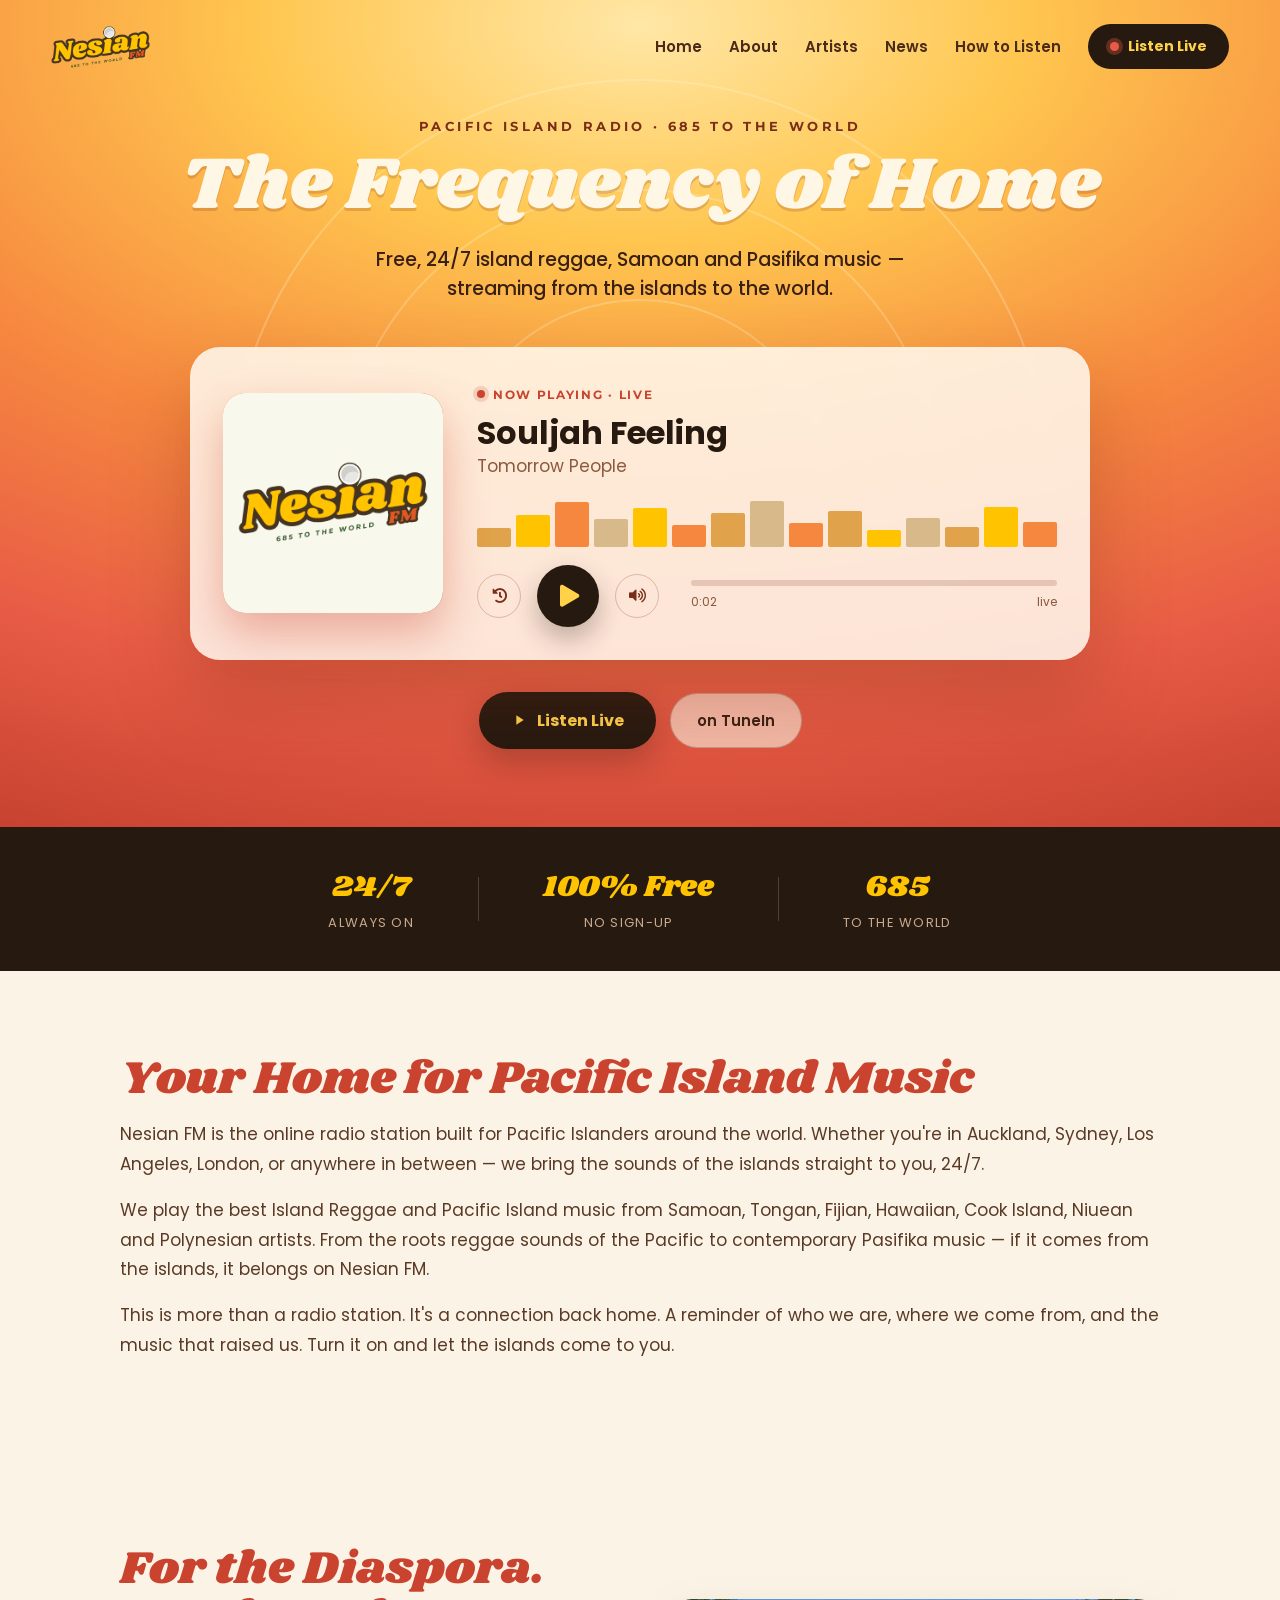
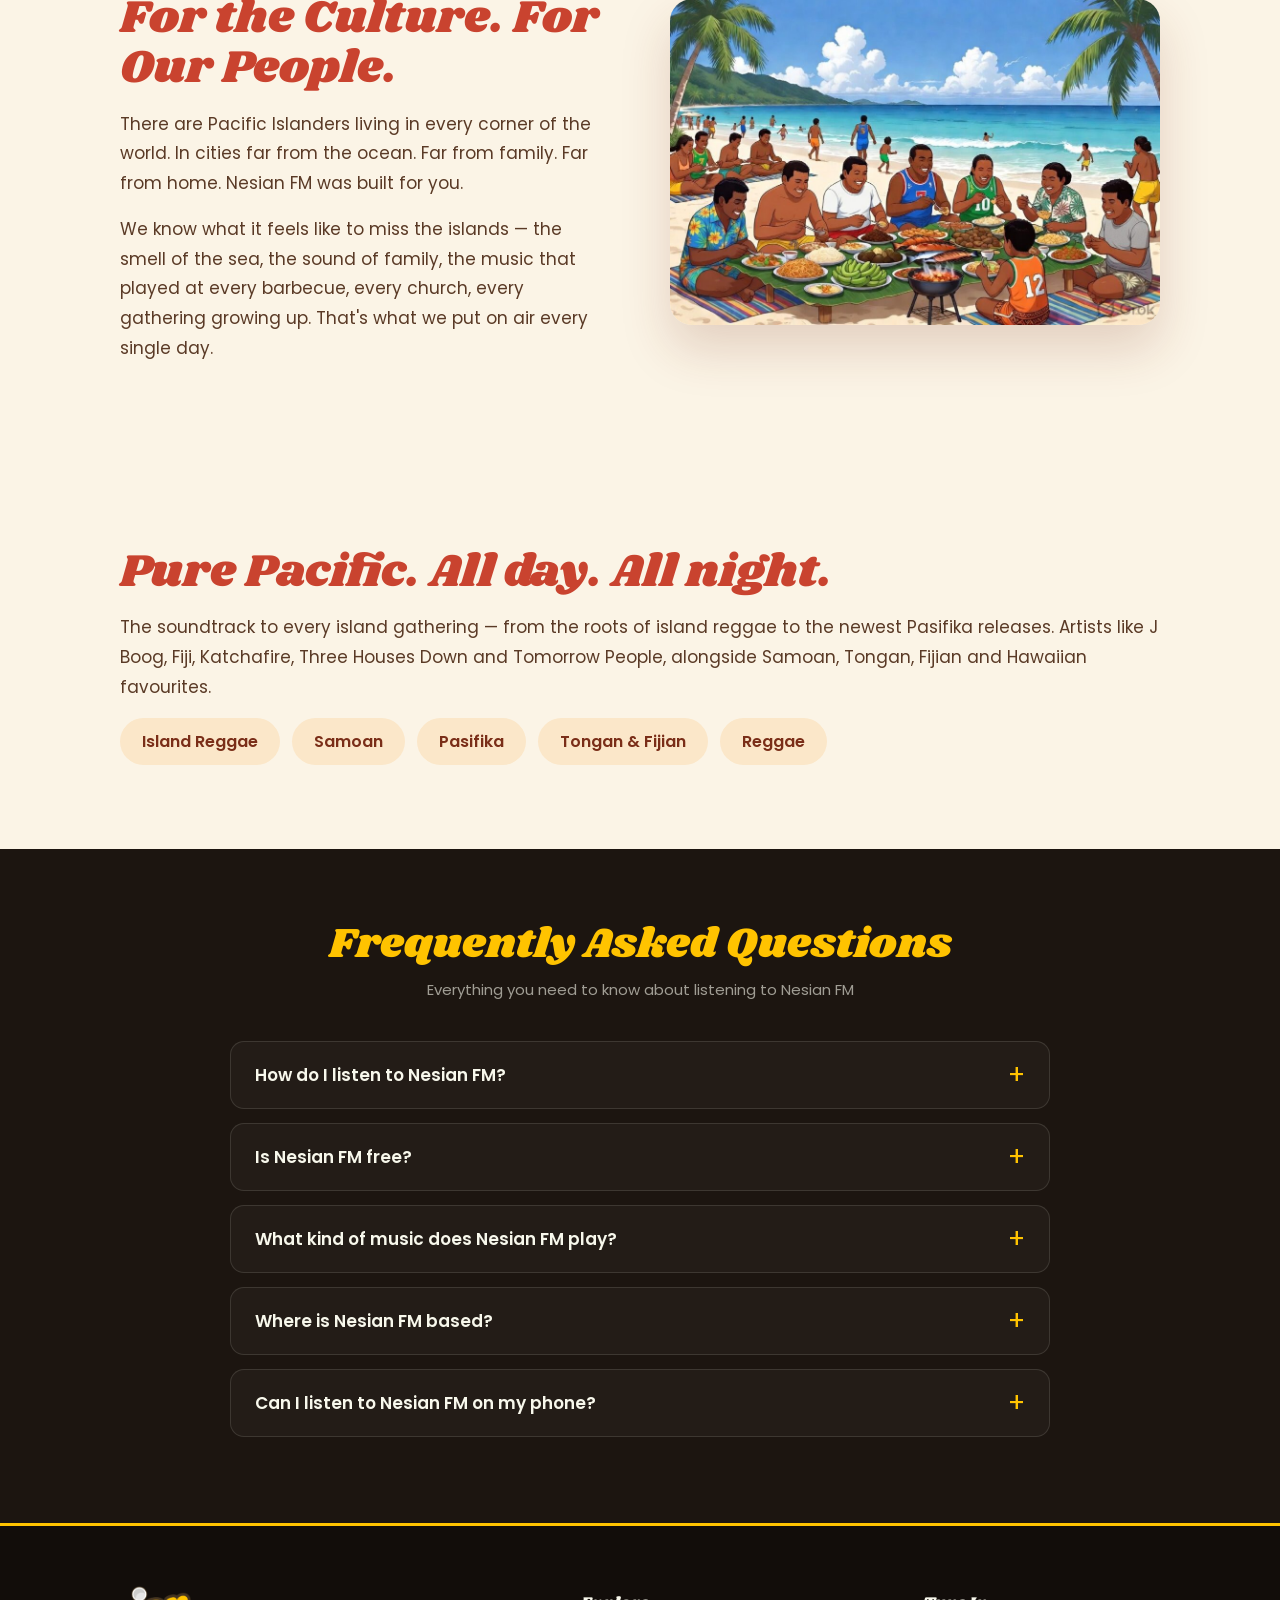
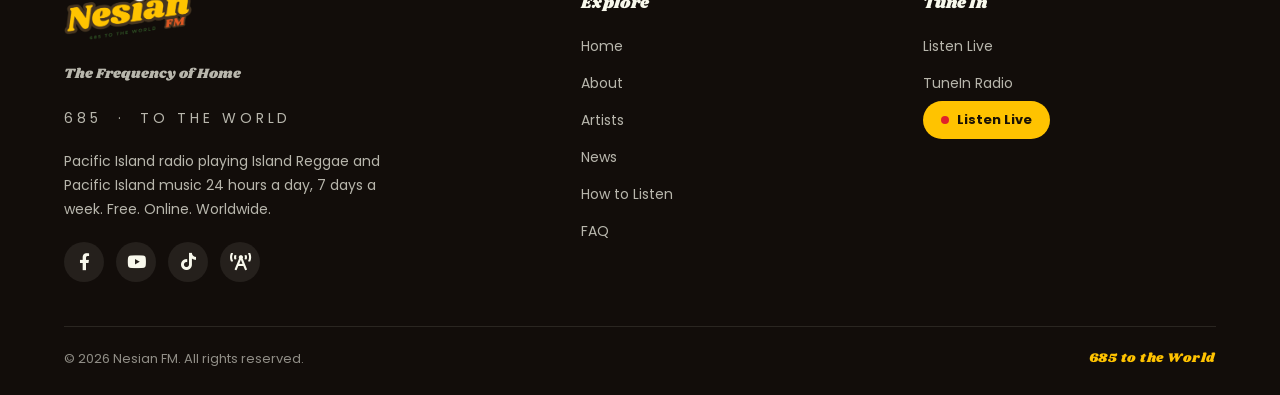
<file: index.html>
<!DOCTYPE html>
<!-- saved from url=(0021)https://nesianfm.com/ -->
<html lang="en-AU" class="" data-scribe-recorder-ready="true"><head><meta http-equiv="Content-Type" content="text/html; charset=UTF-8">
<style>
@font-face {
  font-family: 'Shrikhand';
  font-style: normal;
  font-weight: 400;
  font-display: swap;
  src: url([data-uri]) format('woff2');
}
</style>
	
		<meta name="robots" content="index, follow, max-image-preview:large, max-snippet:-1, max-video-preview:-1">

	<!-- This site is optimized with the Yoast SEO plugin v28.1 - https://yoast.com/product/yoast-seo-wordpress/ -->
	<title>Nesian FM - Pacific Island Radio | Island Reggae &amp; Samoan Music Online</title>
	<meta name="description" content="Nesian FM is the online Pacific Island radio station playing Island Reggae and Pacific Island music 24/7. Free to listen worldwide. The Frequency of Home.">
	<link rel="canonical" href="https://nesianfm.com/">
	<meta property="og:locale" content="en_US">
	<meta property="og:type" content="website">
	<meta property="og:title" content="Nesian FM - Pacific Island Radio | Island Reggae &amp; Samoan Music Online">
	<meta property="og:description" content="Nesian FM is the online Pacific Island radio station playing Island Reggae and Pacific Island music 24/7. Free to listen worldwide. The Frequency of Home.">
	<meta property="og:url" content="https://nesianfm.com/">
	<meta property="og:site_name" content="Nesian FM">
	<meta property="article:modified_time" content="2026-04-07T12:20:37+00:00">
	<meta property="og:image" content="https://nesianfm.com/wp-content/uploads/2026/04/Nesian-FM-Facebook-Cover-1536x865.png">
	<meta property="og:image:secure_url" content="https://nesianfm.com/wp-content/uploads/2026/04/Nesian-FM-Facebook-Cover-1536x865.png">
	<meta property="og:image:width" content="1536">
	<meta property="og:image:height" content="865">
	<meta property="og:image:alt" content="Nesian FM — Pacific Island radio, the Frequency of Home">
	<meta property="og:image:type" content="image/png">
	<meta name="twitter:card" content="summary_large_image">
	<meta name="twitter:title" content="Nesian FM - Pacific Island Radio | Island Reggae &amp; Samoan Music Online">
	<meta name="twitter:description" content="Free 24/7 online Pacific Island radio playing Island Reggae, Samoan and Pasifika music. Listen worldwide. The Frequency of Home.">
	<meta name="twitter:image" content="https://nesianfm.com/wp-content/uploads/2026/04/Nesian-FM-Facebook-Cover-1536x865.png">
	
<!-- Nesian FM: RadioStation + live stream + FAQ structured data -->
<script type="application/ld+json">
{
  "@context": "https://schema.org",
  "@graph": [
    {
      "@type": ["Organization", "RadioStation", "BroadcastService"],
      "@id": "https://nesianfm.com/#organization",
      "name": "Nesian FM",
      "alternateName": "Nesian FM - The Frequency of Home",
      "url": "https://nesianfm.com/",
      "slogan": "The Frequency of Home",
      "description": "Nesian FM is a free 24/7 online Pacific Island radio station broadcasting Island Reggae, Samoan and Pasifika music from Samoa (685) to the world.",
      "genre": ["Island Reggae", "Pacific Island music", "Samoan music", "Pasifika", "Reggae"],
      "broadcastDisplayName": "Nesian FM",
      "inLanguage": "en",
      "areaServed": { "@type": "Place", "name": "Worldwide" },
      "logo": "https://nesianfm.com/wp-content/uploads/2026/04/NESIAN-FM-LOGO-512-x-512-px.png",
      "image": "https://nesianfm.com/wp-content/uploads/2026/04/Nesian-FM-Facebook-Cover-1536x865.png",
      "sameAs": [
        "https://tunein.com/radio/Nesian-FM-s354598/",
        "https://www.facebook.com/nesianfm",
        "https://www.youtube.com/@TamaVaiusu",
        "https://www.tiktok.com/@tama.vaiusu",
        "https://www.wikidata.org/wiki/Q141092231"
      ],
      "potentialAction": {
        "@type": "ListenAction",
        "target": "https://s88.radiolize.com/radio/8040/radio.mp3",
        "expectsAcceptanceOf": {
          "@type": "Offer",
          "category": "free",
          "eligibleRegion": { "@type": "Place", "name": "Worldwide" }
        }
      }
    },
    {
      "@type": "AudioObject",
      "@id": "https://nesianfm.com/#livestream",
      "name": "Nesian FM Live Stream",
      "description": "Live 24/7 stream of Nesian FM — Island Reggae and Pacific Island music.",
      "contentUrl": "https://s88.radiolize.com/radio/8040/radio.mp3",
      "encodingFormat": "audio/mpeg",
      "isLiveBroadcast": true,
      "requiresSubscription": false
    },
    {
      "@type": "FAQPage",
      "@id": "https://nesianfm.com/#faq",
      "mainEntity": [
        { "@type": "Question", "name": "How do I listen to Nesian FM?", "acceptedAnswer": { "@type": "Answer", "text": "Press play on the live player at nesianfm.com to stream instantly in your browser — no app or sign-up needed. You can also listen on TuneIn Radio, or on any phone, tablet, laptop or desktop worldwide." } },
        { "@type": "Question", "name": "Is Nesian FM free?", "acceptedAnswer": { "@type": "Answer", "text": "Yes. Nesian FM is completely free to listen to, 24 hours a day, 7 days a week, with no subscription and no sign-up." } },
        { "@type": "Question", "name": "What kind of music does Nesian FM play?", "acceptedAnswer": { "@type": "Answer", "text": "Nesian FM plays Island Reggae and Pacific Island music around the clock, featuring Samoan and Pasifika artists alongside the best of island reggae." } },
        { "@type": "Question", "name": "Where is Nesian FM based?", "acceptedAnswer": { "@type": "Answer", "text": "Nesian FM broadcasts from Samoa (calling code 685) to Pacific Island communities and the diaspora worldwide — 685 to the World." } },
        { "@type": "Question", "name": "Can I listen to Nesian FM on my phone?", "acceptedAnswer": { "@type": "Answer", "text": "Yes. Nesian FM works on any phone, tablet, laptop or desktop through your web browser at nesianfm.com, and is also available on the TuneIn Radio app." } }
      ]
    }
  ]
}
</script>
	<!-- / Yoast SEO plugin. -->


<link rel="dns-prefetch" href="https://www.googletagmanager.com/">




		<style>
			.lazyload,
			.lazyloading {
				max-width: 100%;
			}
		</style>
		<style id="wp-img-auto-sizes-contain-inline-css">
img:is([sizes=auto i],[sizes^="auto," i]){contain-intrinsic-size:3000px 1500px}
/*# sourceURL=wp-img-auto-sizes-contain-inline-css */
</style>


<style id="global-styles-inline-css">
:root{--wp--preset--aspect-ratio--square: 1;--wp--preset--aspect-ratio--4-3: 4/3;--wp--preset--aspect-ratio--3-4: 3/4;--wp--preset--aspect-ratio--3-2: 3/2;--wp--preset--aspect-ratio--2-3: 2/3;--wp--preset--aspect-ratio--16-9: 16/9;--wp--preset--aspect-ratio--9-16: 9/16;--wp--preset--color--black: #000000;--wp--preset--color--cyan-bluish-gray: #abb8c3;--wp--preset--color--white: #ffffff;--wp--preset--color--pale-pink: #f78da7;--wp--preset--color--vivid-red: #cf2e2e;--wp--preset--color--luminous-vivid-orange: #ff6900;--wp--preset--color--luminous-vivid-amber: #fcb900;--wp--preset--color--light-green-cyan: #7bdcb5;--wp--preset--color--vivid-green-cyan: #00d084;--wp--preset--color--pale-cyan-blue: #8ed1fc;--wp--preset--color--vivid-cyan-blue: #0693e3;--wp--preset--color--vivid-purple: #9b51e0;--wp--preset--gradient--vivid-cyan-blue-to-vivid-purple: linear-gradient(135deg,rgb(6,147,227) 0%,rgb(155,81,224) 100%);--wp--preset--gradient--light-green-cyan-to-vivid-green-cyan: linear-gradient(135deg,rgb(122,220,180) 0%,rgb(0,208,130) 100%);--wp--preset--gradient--luminous-vivid-amber-to-luminous-vivid-orange: linear-gradient(135deg,rgb(252,185,0) 0%,rgb(255,105,0) 100%);--wp--preset--gradient--luminous-vivid-orange-to-vivid-red: linear-gradient(135deg,rgb(255,105,0) 0%,rgb(207,46,46) 100%);--wp--preset--gradient--very-light-gray-to-cyan-bluish-gray: linear-gradient(135deg,rgb(238,238,238) 0%,rgb(169,184,195) 100%);--wp--preset--gradient--cool-to-warm-spectrum: linear-gradient(135deg,rgb(74,234,220) 0%,rgb(151,120,209) 20%,rgb(207,42,186) 40%,rgb(238,44,130) 60%,rgb(251,105,98) 80%,rgb(254,248,76) 100%);--wp--preset--gradient--blush-light-purple: linear-gradient(135deg,rgb(255,206,236) 0%,rgb(152,150,240) 100%);--wp--preset--gradient--blush-bordeaux: linear-gradient(135deg,rgb(254,205,165) 0%,rgb(254,45,45) 50%,rgb(107,0,62) 100%);--wp--preset--gradient--luminous-dusk: linear-gradient(135deg,rgb(255,203,112) 0%,rgb(199,81,192) 50%,rgb(65,88,208) 100%);--wp--preset--gradient--pale-ocean: linear-gradient(135deg,rgb(255,245,203) 0%,rgb(182,227,212) 50%,rgb(51,167,181) 100%);--wp--preset--gradient--electric-grass: linear-gradient(135deg,rgb(202,248,128) 0%,rgb(113,206,126) 100%);--wp--preset--gradient--midnight: linear-gradient(135deg,rgb(2,3,129) 0%,rgb(40,116,252) 100%);--wp--preset--font-size--small: 13px;--wp--preset--font-size--medium: 20px;--wp--preset--font-size--large: 36px;--wp--preset--font-size--x-large: 42px;--wp--preset--spacing--20: 0.44rem;--wp--preset--spacing--30: 0.67rem;--wp--preset--spacing--40: 1rem;--wp--preset--spacing--50: 1.5rem;--wp--preset--spacing--60: 2.25rem;--wp--preset--spacing--70: 3.38rem;--wp--preset--spacing--80: 5.06rem;--wp--preset--shadow--natural: 6px 6px 9px rgba(0, 0, 0, 0.2);--wp--preset--shadow--deep: 12px 12px 50px rgba(0, 0, 0, 0.4);--wp--preset--shadow--sharp: 6px 6px 0px rgba(0, 0, 0, 0.2);--wp--preset--shadow--outlined: 6px 6px 0px -3px rgb(255, 255, 255), 6px 6px rgb(0, 0, 0);--wp--preset--shadow--crisp: 6px 6px 0px rgb(0, 0, 0);}:root { --wp--style--global--content-size: 800px;--wp--style--global--wide-size: 1200px; }:where(body) { margin: 0; }.wp-site-blocks > .alignleft { float: left; margin-right: 2em; }.wp-site-blocks > .alignright { float: right; margin-left: 2em; }.wp-site-blocks > .aligncenter { justify-content: center; margin-left: auto; margin-right: auto; }:where(.wp-site-blocks) > * { margin-block-start: 24px; margin-block-end: 0; }:where(.wp-site-blocks) > :first-child { margin-block-start: 0; }:where(.wp-site-blocks) > :last-child { margin-block-end: 0; }:root { --wp--style--block-gap: 24px; }:root :where(.is-layout-flow) > :first-child{margin-block-start: 0;}:root :where(.is-layout-flow) > :last-child{margin-block-end: 0;}:root :where(.is-layout-flow) > *{margin-block-start: 24px;margin-block-end: 0;}:root :where(.is-layout-constrained) > :first-child{margin-block-start: 0;}:root :where(.is-layout-constrained) > :last-child{margin-block-end: 0;}:root :where(.is-layout-constrained) > *{margin-block-start: 24px;margin-block-end: 0;}:root :where(.is-layout-flex){gap: 24px;}:root :where(.is-layout-grid){gap: 24px;}.is-layout-flow > .alignleft{float: left;margin-inline-start: 0;margin-inline-end: 2em;}.is-layout-flow > .alignright{float: right;margin-inline-start: 2em;margin-inline-end: 0;}.is-layout-flow > .aligncenter{margin-left: auto !important;margin-right: auto !important;}.is-layout-constrained > .alignleft{float: left;margin-inline-start: 0;margin-inline-end: 2em;}.is-layout-constrained > .alignright{float: right;margin-inline-start: 2em;margin-inline-end: 0;}.is-layout-constrained > .aligncenter{margin-left: auto !important;margin-right: auto !important;}.is-layout-constrained > :where(:not(.alignleft):not(.alignright):not(.alignfull)){max-width: var(--wp--style--global--content-size);margin-left: auto !important;margin-right: auto !important;}.is-layout-constrained > .alignwide{max-width: var(--wp--style--global--wide-size);}body .is-layout-flex{display: flex;}.is-layout-flex{flex-wrap: wrap;align-items: center;}.is-layout-flex > :is(*, div){margin: 0;}body .is-layout-grid{display: grid;}.is-layout-grid > :is(*, div){margin: 0;}body{padding-top: 0px;padding-right: 0px;padding-bottom: 0px;padding-left: 0px;}a:where(:not(.wp-element-button)){text-decoration: underline;}:root :where(.wp-element-button, .wp-block-button__link){background-color: #32373c;border-width: 0;color: #fff;font-family: inherit;font-size: inherit;font-style: inherit;font-weight: inherit;letter-spacing: inherit;line-height: inherit;padding-top: calc(0.667em + 2px);padding-right: calc(1.333em + 2px);padding-bottom: calc(0.667em + 2px);padding-left: calc(1.333em + 2px);text-decoration: none;text-transform: inherit;}.has-black-color{color: var(--wp--preset--color--black) !important;}.has-cyan-bluish-gray-color{color: var(--wp--preset--color--cyan-bluish-gray) !important;}.has-white-color{color: var(--wp--preset--color--white) !important;}.has-pale-pink-color{color: var(--wp--preset--color--pale-pink) !important;}.has-vivid-red-color{color: var(--wp--preset--color--vivid-red) !important;}.has-luminous-vivid-orange-color{color: var(--wp--preset--color--luminous-vivid-orange) !important;}.has-luminous-vivid-amber-color{color: var(--wp--preset--color--luminous-vivid-amber) !important;}.has-light-green-cyan-color{color: var(--wp--preset--color--light-green-cyan) !important;}.has-vivid-green-cyan-color{color: var(--wp--preset--color--vivid-green-cyan) !important;}.has-pale-cyan-blue-color{color: var(--wp--preset--color--pale-cyan-blue) !important;}.has-vivid-cyan-blue-color{color: var(--wp--preset--color--vivid-cyan-blue) !important;}.has-vivid-purple-color{color: var(--wp--preset--color--vivid-purple) !important;}.has-black-background-color{background-color: var(--wp--preset--color--black) !important;}.has-cyan-bluish-gray-background-color{background-color: var(--wp--preset--color--cyan-bluish-gray) !important;}.has-white-background-color{background-color: var(--wp--preset--color--white) !important;}.has-pale-pink-background-color{background-color: var(--wp--preset--color--pale-pink) !important;}.has-vivid-red-background-color{background-color: var(--wp--preset--color--vivid-red) !important;}.has-luminous-vivid-orange-background-color{background-color: var(--wp--preset--color--luminous-vivid-orange) !important;}.has-luminous-vivid-amber-background-color{background-color: var(--wp--preset--color--luminous-vivid-amber) !important;}.has-light-green-cyan-background-color{background-color: var(--wp--preset--color--light-green-cyan) !important;}.has-vivid-green-cyan-background-color{background-color: var(--wp--preset--color--vivid-green-cyan) !important;}.has-pale-cyan-blue-background-color{background-color: var(--wp--preset--color--pale-cyan-blue) !important;}.has-vivid-cyan-blue-background-color{background-color: var(--wp--preset--color--vivid-cyan-blue) !important;}.has-vivid-purple-background-color{background-color: var(--wp--preset--color--vivid-purple) !important;}.has-black-border-color{border-color: var(--wp--preset--color--black) !important;}.has-cyan-bluish-gray-border-color{border-color: var(--wp--preset--color--cyan-bluish-gray) !important;}.has-white-border-color{border-color: var(--wp--preset--color--white) !important;}.has-pale-pink-border-color{border-color: var(--wp--preset--color--pale-pink) !important;}.has-vivid-red-border-color{border-color: var(--wp--preset--color--vivid-red) !important;}.has-luminous-vivid-orange-border-color{border-color: var(--wp--preset--color--luminous-vivid-orange) !important;}.has-luminous-vivid-amber-border-color{border-color: var(--wp--preset--color--luminous-vivid-amber) !important;}.has-light-green-cyan-border-color{border-color: var(--wp--preset--color--light-green-cyan) !important;}.has-vivid-green-cyan-border-color{border-color: var(--wp--preset--color--vivid-green-cyan) !important;}.has-pale-cyan-blue-border-color{border-color: var(--wp--preset--color--pale-cyan-blue) !important;}.has-vivid-cyan-blue-border-color{border-color: var(--wp--preset--color--vivid-cyan-blue) !important;}.has-vivid-purple-border-color{border-color: var(--wp--preset--color--vivid-purple) !important;}.has-vivid-cyan-blue-to-vivid-purple-gradient-background{background: var(--wp--preset--gradient--vivid-cyan-blue-to-vivid-purple) !important;}.has-light-green-cyan-to-vivid-green-cyan-gradient-background{background: var(--wp--preset--gradient--light-green-cyan-to-vivid-green-cyan) !important;}.has-luminous-vivid-amber-to-luminous-vivid-orange-gradient-background{background: var(--wp--preset--gradient--luminous-vivid-amber-to-luminous-vivid-orange) !important;}.has-luminous-vivid-orange-to-vivid-red-gradient-background{background: var(--wp--preset--gradient--luminous-vivid-orange-to-vivid-red) !important;}.has-very-light-gray-to-cyan-bluish-gray-gradient-background{background: var(--wp--preset--gradient--very-light-gray-to-cyan-bluish-gray) !important;}.has-cool-to-warm-spectrum-gradient-background{background: var(--wp--preset--gradient--cool-to-warm-spectrum) !important;}.has-blush-light-purple-gradient-background{background: var(--wp--preset--gradient--blush-light-purple) !important;}.has-blush-bordeaux-gradient-background{background: var(--wp--preset--gradient--blush-bordeaux) !important;}.has-luminous-dusk-gradient-background{background: var(--wp--preset--gradient--luminous-dusk) !important;}.has-pale-ocean-gradient-background{background: var(--wp--preset--gradient--pale-ocean) !important;}.has-electric-grass-gradient-background{background: var(--wp--preset--gradient--electric-grass) !important;}.has-midnight-gradient-background{background: var(--wp--preset--gradient--midnight) !important;}.has-small-font-size{font-size: var(--wp--preset--font-size--small) !important;}.has-medium-font-size{font-size: var(--wp--preset--font-size--medium) !important;}.has-large-font-size{font-size: var(--wp--preset--font-size--large) !important;}.has-x-large-font-size{font-size: var(--wp--preset--font-size--x-large) !important;}
:root :where(.wp-block-pullquote){font-size: 1.5em;line-height: 1.6;}
/*# sourceURL=global-styles-inline-css */
</style>




<style id="elementor-frontend-inline-css">
.e-heading-base a, .e-paragraph-base a { all: unset; cursor: pointer; }form[data-element_type="e-form"].form-state-success [data-element_type="e-form-success-message"],form[data-element_type="e-form"].form-state-error [data-element_type="e-form-error-message"]{ display: block; }
.e-form-textarea-base:not([data-resizable]) { resize: none; } .e-form-submit-button-base { cursor: pointer; box-sizing: border-box; }
/*# sourceURL=elementor-frontend-inline-css */
</style>












<!-- Google tag (gtag.js) snippet added by Site Kit -->
<!-- Google Analytics snippet added by Site Kit -->
<script src="./Nesian FM - Pacific Island Radio _ Island Reggae &amp; Samoan Music Online_files/js" id="google_gtagjs-js" async=""></script>
<script id="google_gtagjs-js-after">
window.dataLayer = window.dataLayer || [];function gtag(){dataLayer.push(arguments);}
gtag("set","linker",{"domains":["nesianfm.com"]});
gtag("js", new Date());
gtag("set", "developer_id.dZTNiMT", true);
gtag("config", "GT-MRMNDXJH");
 window._googlesitekit = window._googlesitekit || {}; window._googlesitekit.throttledEvents = []; window._googlesitekit.gtagEvent = (name, data) => { var key = JSON.stringify( { name, data } ); if ( !! window._googlesitekit.throttledEvents[ key ] ) { return; } window._googlesitekit.throttledEvents[ key ] = true; setTimeout( () => { delete window._googlesitekit.throttledEvents[ key ]; }, 5 ); gtag( "event", name, { ...data, event_source: "site-kit" } ); }; 
//# sourceURL=google_gtagjs-js-after
</script>



<meta name="generator" content="WordPress 6.9.6">
<link rel="shortlink" href="https://nesianfm.com/">
<meta name="generator" content="Site Kit by Google 1.176.0">		<script>
			document.documentElement.className = document.documentElement.className.replace('no-js', 'js');
		</script>
				<style>
			.no-js img.lazyload {
				display: none;
			}

			figure.wp-block-image img.lazyloading {
				min-width: 150px;
			}

			.lazyload,
			.lazyloading {
				--smush-placeholder-width: 100px;
				--smush-placeholder-aspect-ratio: 1/1;
				width: var(--smush-image-width, var(--smush-placeholder-width)) !important;
				aspect-ratio: var(--smush-image-aspect-ratio, var(--smush-placeholder-aspect-ratio)) !important;
			}

						.lazyload, .lazyloading {
				opacity: 0;
			}

			.lazyloaded {
				opacity: 1;
				transition: opacity 400ms;
				transition-delay: 0ms;
			}

					</style>
		<meta name="generator" content="Elementor 4.1.4; features: e_font_icon_svg, additional_custom_breakpoints; settings: css_print_method-external, google_font-enabled, font_display-swap">
			<style>
				.e-con.e-parent:nth-of-type(n+4):not(.e-lazyloaded):not(.e-no-lazyload),
				.e-con.e-parent:nth-of-type(n+4):not(.e-lazyloaded):not(.e-no-lazyload) * {
					background-image: none !important;
				}
				@media screen and (max-height: 1024px) {
					.e-con.e-parent:nth-of-type(n+3):not(.e-lazyloaded):not(.e-no-lazyload),
					.e-con.e-parent:nth-of-type(n+3):not(.e-lazyloaded):not(.e-no-lazyload) * {
						background-image: none !important;
					}
				}
				@media screen and (max-height: 640px) {
					.e-con.e-parent:nth-of-type(n+2):not(.e-lazyloaded):not(.e-no-lazyload),
					.e-con.e-parent:nth-of-type(n+2):not(.e-lazyloaded):not(.e-no-lazyload) * {
						background-image: none !important;
					}
				}
			</style>
			<link rel="icon" href="/wp-content/uploads/2026/04/Favicon-150x150.png" sizes="32x32">
<link rel="icon" href="/wp-content/uploads/2026/04/Favicon-300x300.png" sizes="192x192">
<link rel="apple-touch-icon" href="/wp-content/uploads/2026/04/Favicon-300x300.png">
<meta name="msapplication-TileImage" content="/wp-content/uploads/2026/04/Favicon-300x300.png">
	<meta name="viewport" content="width=device-width, initial-scale=1.0, viewport-fit=cover">
	<meta name="msvalidate.01" content="6AAA8589845DB711E0C30D21083F033A" />
<link rel="manifest" href="/manifest.json">
<meta name="theme-color" content="#120d0a">
<link rel="apple-touch-icon" href="/wp-content/uploads/2026/04/NESIAN-FM-LOGO-512-x-512-px.png">
<meta name="apple-mobile-web-app-capable" content="yes">
<meta name="mobile-web-app-capable" content="yes">
<meta name="apple-mobile-web-app-status-bar-style" content="black-translucent">
<meta name="apple-mobile-web-app-title" content="Nesian FM">
<link rel="preconnect" href="https://fonts.googleapis.com"><link rel="preconnect" href="https://fonts.gstatic.com" crossorigin><link href="https://fonts.googleapis.com/css2?family=Poppins:wght@400;500;600;700&family=Montserrat:wght@600;700&display=swap" rel="stylesheet">

<link rel="stylesheet" href="https://cdnjs.cloudflare.com/ajax/libs/font-awesome/5.15.4/css/all.min.css" crossorigin="anonymous" referrerpolicy="no-referrer">
<style id="hp-style">
:root{--cream:#FBF4E6;--ink:#26190F;--gold:#FFC300;--gold2:#FFD24A;--coral:#C9432F;--coral2:#E85C46;--warm:#7A2E18;--sub:#8A5A3E;}
html{scroll-behavior:smooth;}
body{margin:0;background:var(--cream);color:var(--ink);font-family:'Poppins',system-ui,-apple-system,sans-serif;-webkit-font-smoothing:antialiased;}
.hp *{box-sizing:border-box;}
img{max-width:100%;}
a{color:var(--coral);text-decoration:none;} a:hover{color:#a8410f;}
.elementor-section[id]{scroll-margin-top:80px;}

/* header */
.hp-header{position:absolute;top:0;left:0;right:0;z-index:30;display:flex;align-items:center;gap:28px;padding:24px clamp(20px,4vw,64px);}
.hp-logo img{height:42px;width:auto;display:block;}
.hp-nav{display:flex;gap:clamp(16px,2.1vw,30px);margin-left:auto;align-items:center;}
.hp-nav a{color:#4A2A18;font-weight:600;font-size:15px;white-space:nowrap;}
.hp-nav a:hover{color:var(--warm);}
.hp-live{display:inline-flex;align-items:center;gap:9px;background:var(--ink);color:var(--gold2);font-family:'Poppins',sans-serif;font-weight:700;font-size:14px;border:0;border-radius:999px;padding:12px 22px;cursor:pointer;}
.hp-live .dot,.hp-livedot{width:9px;height:9px;border-radius:50%;background:var(--coral2);box-shadow:0 0 0 4px rgba(232,92,70,.32);}
.hp-burger{display:none;flex-direction:column;gap:5px;background:none;border:0;cursor:pointer;padding:6px;margin-left:auto;}
.hp-burger span{width:26px;height:2px;background:var(--warm);border-radius:2px;transition:.25s;}
.hp.nfm-open .hp-burger span:nth-child(1){transform:translateY(7px) rotate(45deg);}
.hp.nfm-open .hp-burger span:nth-child(2){opacity:0;}
.hp.nfm-open .hp-burger span:nth-child(3){transform:translateY(-7px) rotate(-45deg);}

/* hero */
.hp-hero{position:relative;overflow:hidden;padding:118px clamp(20px,4vw,64px) 78px;text-align:center;
  background:radial-gradient(125% 108% at 50% 3%, #FFE7A6 0%, #FFC64F 24%, #F6873F 52%, #E85C46 76%, #C4402E 100%);}
.hp-sun{position:absolute;left:50%;top:60px;transform:translateX(-50%);opacity:.26;pointer-events:none;}
.hp-hero-in{position:relative;z-index:2;max-width:980px;margin:0 auto;}
.hp-eyebrow{font-family:'Montserrat',sans-serif;font-weight:700;font-size:13px;letter-spacing:.26em;text-transform:uppercase;color:var(--warm);margin-bottom:16px;}
.hp-hero h1{font-family:'Shrikhand',serif;font-weight:400;font-size:clamp(40px,6.2vw,74px);line-height:.98;margin:0;color:#FFF7E6;text-shadow:0 3px 0 rgba(122,46,24,.2);}
.hp-hero .hp-sub{max-width:52ch;margin:22px auto 0;font-size:clamp(16px,2vw,19px);line-height:1.55;color:#3A2013;font-weight:500;}
.hp-cta{display:flex;gap:14px;align-items:center;justify-content:center;flex-wrap:wrap;margin-top:32px;}
.hp-btn-primary{display:inline-flex;align-items:center;gap:10px;background:var(--ink);color:var(--gold2);font-family:'Poppins',sans-serif;font-weight:700;font-size:16px;border:0;border-radius:999px;padding:16px 32px;cursor:pointer;box-shadow:0 12px 30px rgba(38,25,15,.26);}
.hp-btn-ghost{display:inline-flex;align-items:center;gap:9px;background:rgba(255,247,230,.62);color:#3A2013;font-weight:600;font-size:15px;border:1px solid rgba(58,32,19,.22);border-radius:999px;padding:15px 26px;cursor:pointer;}

/* PLAYER (restyled .radio-player, class hooks kept) */
.radio-player{position:relative;margin:44px auto 0;width:min(900px,100%);background:rgba(255,250,240,.86);backdrop-filter:blur(10px);border:1px solid rgba(255,255,255,.75);border-radius:30px;padding:clamp(20px,3vw,32px);display:grid;grid-template-columns:220px minmax(0,1fr);gap:clamp(20px,3vw,34px);align-items:center;box-shadow:0 40px 80px rgba(122,46,24,.3);text-align:left;}
.album-artwork{position:relative;aspect-ratio:1;border-radius:22px;overflow:hidden;background:linear-gradient(145deg,#F6873F,#C9432F 55%,#7A2E18);box-shadow:0 20px 44px rgba(201,67,47,.36);}
.album-artwork .artwork-image{width:100%;height:100%;object-fit:cover;display:block;}
.album-artwork .artwork-placeholder{position:absolute;inset:0;display:grid;place-items:center;color:#FFF3E0;font-size:13px;}
.rp-main{min-width:0;}
.station-info .radio-name{display:none;}
.live-container{display:inline-flex;align-items:center;gap:8px;font-family:'Montserrat',sans-serif;font-weight:700;font-size:12px;letter-spacing:.14em;text-transform:uppercase;color:var(--coral);}
.live-indicator{width:8px;height:8px;border-radius:50%;background:var(--coral);box-shadow:0 0 0 4px rgba(201,67,47,.18);}
.song-info .song-name{font-size:clamp(24px,3vw,32px);font-weight:700;color:var(--ink);margin:10px 0 2px;line-height:1.1;}
.song-info .artist-name{font-size:17px;color:var(--sub);}
.rp-wave{display:flex;align-items:flex-end;gap:5px;height:48px;margin:20px 0 18px;}
.rp-wave span{flex:1;border-radius:2px;background:var(--gold);}
.rp-wave span:nth-child(3n){background:#F6873F;} .rp-wave span:nth-child(3n+1){background:#E0A24A;} .rp-wave span:nth-child(4n){background:#D8B98A;}
.rp-transport{display:flex;align-items:center;gap:16px;}
.control-button{border:0;background:none;cursor:pointer;padding:0;color:inherit;}
.play-button{width:62px;height:62px;border-radius:50%;background:var(--ink);color:var(--gold2);display:grid;place-items:center;box-shadow:0 12px 26px rgba(38,25,15,.28);flex:0 0 auto;}
.play-button i{font-size:22px;margin-left:2px;}
.play-button .fa-pause{margin-left:0;}
.history-button,.volume-button{width:44px;height:44px;border-radius:50%;border:1px solid rgba(122,46,24,.25);color:var(--warm);display:grid;place-items:center;flex:0 0 auto;}
.history-button i,.volume-button i{font-size:15px;}
.rp-progress{flex:1;min-width:0;}
.time-bar{height:6px;border-radius:3px;background:rgba(122,46,24,.18);overflow:hidden;}
.time-bar-progress{height:100%;background:var(--coral);border-radius:3px;}
.time-info{display:flex;justify-content:space-between;font-size:12px;color:var(--sub);margin-top:7px;font-variant-numeric:tabular-nums;}
.volume-bar-container{max-width:0;overflow:hidden;transition:max-width .2s;}
.volume-bar-container.show{max-width:90px;}
.volume-slider{width:80px;accent-color:var(--coral);}
.history-modal{position:fixed;inset:0;z-index:100;}
.history-modal-overlay{position:absolute;inset:0;background:rgba(28,19,11,.6);}
.history-modal-content{position:relative;max-width:440px;margin:12vh auto 0;background:#FFFBF4;border-radius:20px;padding:26px;box-shadow:0 30px 70px rgba(0,0,0,.4);}
.history-modal-title{font-family:'Shrikhand',serif;font-weight:400;color:var(--coral);margin:0 0 14px;}
.history-modal-close{position:absolute;top:18px;right:18px;border:0;background:none;font-size:18px;color:var(--warm);cursor:pointer;}
.history-list{display:flex;flex-direction:column;gap:12px;max-height:50vh;overflow:auto;}

/* proof band */
.hp-proof{display:flex;align-items:center;justify-content:center;gap:clamp(28px,5vw,64px);padding:38px 24px;background:var(--ink);color:var(--cream);flex-wrap:wrap;}
.hp-proof .stat{text-align:center;}
.hp-proof .stat b{font-family:'Shrikhand',serif;font-weight:400;font-size:30px;color:var(--gold);}
.hp-proof .stat span{display:block;font-size:13px;letter-spacing:.1em;text-transform:uppercase;color:#C9A98F;margin-top:4px;}
.hp-proof .div{width:1px;height:44px;background:rgba(251,244,230,.18);}

/* content sections */
.hp-sec{max-width:1120px;margin:0 auto;padding:clamp(48px,7vw,84px) clamp(20px,5vw,40px);}
.hp-sec h2{font-family:'Shrikhand',serif;font-weight:400;font-size:clamp(30px,4.6vw,46px);color:var(--coral);margin:0 0 16px;line-height:1.08;}
.hp-sec p{font-size:17px;line-height:1.75;color:#5A3A26;margin:0 0 16px;}
.hp-split{display:grid;grid-template-columns:1fr 1fr;gap:clamp(28px,5vw,60px);align-items:center;}
.hp-split img{width:100%;height:auto;aspect-ratio:3/2;object-fit:cover;border-radius:22px;box-shadow:0 24px 50px rgba(122,46,24,.18);display:block;}
.hp-chips{display:flex;flex-wrap:wrap;gap:12px;margin-top:8px;}
.hp-chips span{padding:11px 22px;border-radius:999px;background:#FBE7C9;color:var(--warm);font-weight:600;}
@media(max-width:860px){
  .radio-player{grid-template-columns:1fr;text-align:center;}
  .album-artwork{max-width:220px;margin:0 auto;}
  .rp-transport,.live-container,.rp-wave{justify-content:center;}
  .hp-split{grid-template-columns:1fr;}
  .hp-nav{position:fixed;inset:0 0 0 auto;width:min(78vw,320px);flex-direction:column;justify-content:center;align-items:flex-start;gap:24px;padding:0 34px;background:rgba(30,20,12,.98);transform:translateX(100%);transition:transform .3s;z-index:40;}
  .hp-nav a{color:#FBF4E6;font-size:20px;}
  .hp.nfm-open .hp-nav{transform:translateX(0);}
  .hp-burger{display:flex;position:relative;z-index:50;}
}
</style>
</head>
<body class="hp">
<style id="nfm-style">
:root{--nfm-gold:#FFC300;--nfm-cream:#F8F8EC;--nfm-orange:#E25822;--nfm-ink:#16110d;--nfm-ink2:#120d0a;}
html{scroll-behavior:smooth;}
.elementor-section[id]{scroll-margin-top:86px;}
.nfm-header,.nfm-header *{box-sizing:border-box;}
.nfm-header{position:fixed;top:0;left:0;right:0;z-index:9999;display:flex;align-items:center;gap:24px;
  padding:14px clamp(16px,4vw,48px);font-family:'Poppins','Montserrat',sans-serif;
  transition:background .3s ease,box-shadow .3s ease,padding .3s ease;
  background-color:transparent;background-image:linear-gradient(to bottom,rgba(10,7,5,.6),rgba(10,7,5,0));}
.nfm-header.nfm-scrolled{background-image:none;background-color:rgba(18,13,10,.94);backdrop-filter:blur(10px);
  -webkit-backdrop-filter:blur(10px);box-shadow:0 2px 24px rgba(0,0,0,.4);padding-top:10px;padding-bottom:10px;}
.nfm-logo{display:flex;align-items:center;flex:0 0 auto;text-decoration:none;}
.nfm-logo img{height:44px;width:auto;display:block;transition:height .3s ease;}
.nfm-header.nfm-scrolled .nfm-logo img{height:38px;}
.nfm-nav{display:flex;align-items:center;gap:clamp(14px,2.3vw,36px);margin-left:auto;}
.nfm-nav a{color:var(--nfm-cream);text-decoration:none;font-weight:500;font-size:15px;
  letter-spacing:.01em;position:relative;padding:6px 2px;transition:color .2s ease;white-space:nowrap;}
.nfm-nav a::after{content:"";position:absolute;left:0;bottom:0;height:2px;width:0;
  background:var(--nfm-gold);transition:width .25s ease;}
.nfm-nav a:hover{color:var(--nfm-gold);}
.nfm-nav a:hover::after{width:100%;}
.nfm-live{display:inline-flex;align-items:center;gap:9px;background:var(--nfm-gold);color:#1a1205;
  font-weight:700;font-size:14px;font-family:inherit;text-decoration:none;padding:10px 20px;
  border-radius:999px;letter-spacing:.02em;border:none;cursor:pointer;
  box-shadow:0 6px 18px rgba(255,195,0,.28);transition:transform .15s ease,box-shadow .2s ease,background .2s ease;}
.nfm-live:hover{transform:translateY(-1px);background:#ffce2b;box-shadow:0 8px 22px rgba(255,195,0,.42);}
.nfm-live .nfm-dot{width:9px;height:9px;border-radius:50%;background:#e0202a;animation:nfm-pulse 1.6s infinite;}
@keyframes nfm-pulse{0%{box-shadow:0 0 0 0 rgba(224,32,42,.6)}70%{box-shadow:0 0 0 8px rgba(224,32,42,0)}100%{box-shadow:0 0 0 0 rgba(224,32,42,0)}}
.nfm-burger{display:none;flex-direction:column;gap:5px;background:none;border:0;cursor:pointer;padding:6px;margin-left:auto;}
.nfm-burger span{width:26px;height:2px;background:var(--nfm-cream);border-radius:2px;transition:transform .25s ease,opacity .2s ease;}
.nfm-header.nfm-open .nfm-burger span:nth-child(1){transform:translateY(7px) rotate(45deg);}
.nfm-header.nfm-open .nfm-burger span:nth-child(2){opacity:0;}
.nfm-header.nfm-open .nfm-burger span:nth-child(3){transform:translateY(-7px) rotate(-45deg);}
@media(max-width:900px){
  .nfm-burger{display:flex;}
  .nfm-nav{position:fixed;top:0;right:0;height:100dvh;width:min(78vw,320px);flex-direction:column;
    align-items:flex-start;justify-content:center;gap:26px;padding:0 34px;margin:0;
    background:rgba(18,13,10,.98);backdrop-filter:blur(12px);transform:translateX(100%);
    transition:transform .3s cubic-bezier(.4,0,.2,1);box-shadow:-8px 0 40px rgba(0,0,0,.5);}
  .nfm-header.nfm-open .nfm-nav{transform:translateX(0);}
  .nfm-nav a{font-size:20px;font-family:'Poppins',sans-serif;}
  .nfm-nav .nfm-live{margin-top:10px;font-size:16px;padding:12px 26px;}
}
/* ===== FOOTER ===== */
.nfm-footer,.nfm-footer *{box-sizing:border-box;}
.nfm-footer{background:var(--nfm-ink2);color:var(--nfm-cream);font-family:'Poppins','Montserrat',sans-serif;
  border-top:3px solid var(--nfm-gold);padding:60px clamp(20px,5vw,80px) 0;}
.nfm-foot-grid{display:grid;grid-template-columns:1.6fr 1fr 1fr;gap:48px;max-width:1200px;margin:0 auto 44px;}
.nfm-foot-brand img{height:54px;width:auto;margin-bottom:16px;}
.nfm-tagline{font-family:'Shrikhand',serif;color:var(--nfm-gold);font-size:20px;line-height:1.25;margin:0 0 4px;}
.nfm-subtag{font-size:12px;letter-spacing:.28em;text-transform:uppercase;color:rgba(248,248,236,.55);margin:0 0 16px;}
.nfm-foot-brand p{color:rgba(248,248,236,.72);font-size:14px;line-height:1.7;max-width:38ch;margin:0 0 20px;}
.nfm-socials{display:flex;gap:12px;}
.nfm-socials a{display:grid;place-items:center;width:40px;height:40px;border-radius:50%;
  background:rgba(248,248,236,.08);color:var(--nfm-cream);font-size:17px;text-decoration:none;
  transition:background .2s ease,color .2s ease,transform .15s ease;}
.nfm-socials a:hover{background:var(--nfm-gold);color:#1a1205;transform:translateY(-2px);}
.nfm-socials a img{width:20px;height:auto;filter:brightness(0) invert(1);}
.nfm-socials a:hover img{filter:none;}
.nfm-foot-col h4{font-family:'Shrikhand',serif;font-weight:400;color:var(--nfm-cream);font-size:16px;
  margin:6px 0 18px;letter-spacing:.01em;}
.nfm-foot-col ul{list-style:none;margin:0;padding:0;display:flex;flex-direction:column;gap:12px;}
.nfm-foot-col a{color:rgba(248,248,236,.72);text-decoration:none;font-size:14px;transition:color .2s ease,padding-left .2s ease;}
.nfm-foot-col a:hover{color:var(--nfm-gold);padding-left:4px;}
.nfm-foot-live{display:inline-flex;align-items:center;gap:8px;margin-top:6px;background:var(--nfm-gold);
  color:#1a1205;font-weight:700;font-size:13px;text-decoration:none;padding:9px 18px;border-radius:999px;cursor:pointer;border:0;font-family:inherit;transition:transform .15s ease;}
.nfm-foot-live:hover{transform:translateY(-1px);}
.nfm-foot-live .nfm-dot{width:8px;height:8px;border-radius:50%;background:#e0202a;animation:nfm-pulse 1.6s infinite;}
.nfm-foot-bottom{border-top:1px solid rgba(248,248,236,.1);max-width:1200px;margin:0 auto;
  padding:22px 0 26px;display:flex;flex-wrap:wrap;gap:10px 24px;align-items:center;justify-content:space-between;}
.nfm-foot-bottom p{margin:0;font-size:13px;color:rgba(248,248,236,.55);}
.nfm-foot-bottom .nfm-685{font-family:'Shrikhand',serif;color:var(--nfm-gold);letter-spacing:.04em;}
@media(max-width:820px){
  .nfm-foot-grid{grid-template-columns:1fr 1fr;gap:36px;}
  .nfm-foot-brand{grid-column:1 / -1;}
}
@media(max-width:520px){
  .nfm-foot-grid{grid-template-columns:1fr;}
  .nfm-foot-bottom{flex-direction:column;align-items:flex-start;}
}
/* ===== FAQ ===== */
.nfm-faq{background:#1c1510;color:var(--nfm-cream);font-family:'Poppins','Montserrat',sans-serif;padding:72px clamp(20px,5vw,80px);}
.nfm-faq-inner{max-width:820px;margin:0 auto;}
.nfm-faq h2{font-family:'Shrikhand',serif;font-weight:400;color:var(--nfm-gold);font-size:clamp(28px,5vw,42px);line-height:1.15;margin:0 0 8px;text-align:center;}
.nfm-faq-sub{text-align:center;color:rgba(248,248,236,.6);font-size:15px;margin:0 0 40px;}
.nfm-faq details{border:1px solid rgba(248,248,236,.12);border-radius:14px;margin-bottom:14px;background:rgba(248,248,236,.03);overflow:hidden;transition:border-color .2s ease;}
.nfm-faq details[open]{border-color:rgba(255,195,0,.5);}
.nfm-faq summary{list-style:none;cursor:pointer;padding:20px 24px;font-weight:600;font-size:17px;color:var(--nfm-cream);display:flex;align-items:center;justify-content:space-between;gap:16px;}
.nfm-faq summary::-webkit-details-marker{display:none;}
.nfm-faq summary::after{content:"+";font-family:'Poppins',sans-serif;font-weight:400;font-size:26px;color:var(--nfm-gold);transition:transform .25s ease;line-height:1;}
.nfm-faq details[open] summary::after{transform:rotate(45deg);}
.nfm-faq summary:hover{color:var(--nfm-gold);}
.nfm-faq-a{padding:0 24px 22px;color:rgba(248,248,236,.75);font-size:15px;line-height:1.7;margin:0;}
</style>

<header class="hp-header">
  <a href="/" class="hp-logo" aria-label="Nesian FM home"><img src="/wp-content/uploads/2026/04/NESIAN-FM-Transparent-300x127.png" alt="Nesian FM"></a>
  <button class="hp-burger" id="hp-burger" aria-label="Toggle menu" aria-expanded="false"><span></span><span></span><span></span></button>
  <nav class="hp-nav" id="hp-nav">
    <a href="/">Home</a><a href="/about/">About</a><a href="/artists/">Artists</a><a href="/news/">News</a><a href="/how-to-listen/">How to Listen</a>
    <button type="button" class="hp-live" data-nfm-listen><span class="hp-livedot"></span>Listen Live</button>
  </nav>
</header>

<section class="hp-hero" id="top">
  <svg class="hp-sun" width="880" height="440" viewBox="0 0 880 440" aria-hidden="true"><g fill="none" stroke="#FFF6DF" stroke-width="2"><circle cx="440" cy="430" r="410"/><circle cx="440" cy="430" r="300"/><circle cx="440" cy="430" r="190"/></g></svg>
  <div class="hp-hero-in">
    <div class="hp-eyebrow">Pacific Island Radio · 685 to the World</div>
    <h1>The Frequency of Home</h1>
    <p class="hp-sub">Free, 24/7 island reggae, Samoan and Pasifika music — streaming from the islands to the world.</p>

    <div id="radio-player" class="radio-player">
      <div class="album-artwork">
        <img decoding="async" class="artwork-image" src="/wp-content/uploads/2026/04/NESIAN-FM-LOGO-512-x-512-px.png" alt="Now playing artwork">
        <div class="artwork-placeholder" style="display:none;">Album artwork</div>
      </div>
      <div class="rp-main">
        <div class="station-info">
          <div class="live-container"><span class="live-indicator"></span><span class="live-text">Now Playing · Live</span></div>
          <div class="radio-name">Nesian FM</div>
        </div>
        <div class="song-info">
          <div class="song-name">Souljah Feeling</div>
          <div class="artist-name">Tomorrow People</div>
        </div>
        <div class="rp-wave" aria-hidden="true"><span style="height:38%"></span><span style="height:66%"></span><span style="height:92%"></span><span style="height:58%"></span><span style="height:80%"></span><span style="height:44%"></span><span style="height:70%"></span><span style="height:96%"></span><span style="height:50%"></span><span style="height:74%"></span><span style="height:34%"></span><span style="height:60%"></span><span style="height:40%"></span><span style="height:82%"></span><span style="height:52%"></span></div>
        <div class="rp-transport">
          <button class="control-button history-button" aria-label="Song history"><i class="fas fa-history"></i></button>
          <button class="control-button play-button" aria-label="Play"><i class="fas fa-play"></i></button>
          <button class="control-button volume-button" aria-label="Volume"><i class="fas fa-volume-up"></i></button>
          <div class="volume-bar-container"><input type="range" class="volume-slider" min="0" max="100" value="100"></div>
          <div class="rp-progress">
            <div class="time-bar-container"><div class="time-bar"><div class="time-bar-progress" style="width:0%"></div></div></div>
            <div class="time-info"><span class="elapsed-time">0:00</span><span class="duration-time">live</span></div>
          </div>
        </div>
      </div>
      <div class="history-modal" style="display:none;">
        <div class="history-modal-overlay"></div>
        <div class="history-modal-content">
          <h3 class="history-modal-title">Song History</h3>
          <button class="history-modal-close" aria-label="Close"><i class="fas fa-times"></i></button>
          <div class="history-list"></div>
        </div>
      </div>
    </div>

    <div class="hp-cta">
      <button type="button" class="hp-btn-primary" data-nfm-listen><svg width="16" height="16" viewBox="0 0 24 24" fill="currentColor"><path d="M8 5v14l11-7z"/></svg>Listen Live</button>
      <a class="hp-btn-ghost" href="https://tunein.com/radio/Nesian-FM-s354598/" target="_blank" rel="noopener">on TuneIn</a>
    </div>
  </div>
</section>
<script>
class RadioPlayer {
    constructor(container, config) {
        this.container = container;
        this.config = config;
        this.audio = new Audio();
        this.isPlaying = false;
        this.currentVolume = 1;
        this.elapsed = 0;
        this.metadata = null;
        this.lastFetchTime = 0;
        this.fetchInProgress = false;

        this.init();
    }

    init() {
        this.audio.src = this.config.streamUrl;
        this.audio.preload = 'none';

        this.setupElements();
        this.attachEventListeners();
        this.startMetadataPolling();
        this.startTimeTracking();
    }

    setupElements() {
        this.artworkImage = this.container.querySelector('.artwork-image');
        this.artworkPlaceholder = this.container.querySelector('.artwork-placeholder');
        this.songNameDiv = this.container.querySelector('.song-name');
        this.artistNameDiv = this.container.querySelector('.artist-name');
        this.radioNameDiv = this.container.querySelector('.radio-name');
        if (this.radioNameDiv) {
            this.radioNameDiv.style.fontWeight = '600';
        }
        this.liveContainer = this.container.querySelector('.live-container');
        this.playButton = this.container.querySelector('.play-button');
        this.volumeButton = this.container.querySelector('.volume-button');
        this.volumeSlider = this.container.querySelector('.volume-slider');
        this.timeBarProgress = this.container.querySelector('.time-bar-progress');
        this.elapsedTimeSpan = this.container.querySelector('.elapsed-time');
        this.durationTimeSpan = this.container.querySelector('.duration-time');
        this.historyModal = document.querySelector('.history-modal');
        this.historyList = document.querySelector('.history-list');

        // Initialize volume state
        if (this.volumeSlider) {
            this.volumeSlider.value = 100;
            this.isMuted = false;
            this.preMuteVolume = 1;
        }

        // Apply border color if specified
        if (this.config.borderColor) {
            this.container.style.borderColor = this.config.borderColor;
        }

        if (this.volumeButton && this.volumeSlider) {
            this.setupVolumeControls();
        }

        if (this.historyModal) {
            this.attachHistoryEventListeners();
        }
    }

    setupVolumeControls() {
        const volumeContainer = this.container.querySelector('.volume-bar-container');
        let hideTimeout;

        const showVolume = () => {
            clearTimeout(hideTimeout);
            volumeContainer.classList.add('show');
        };

        const hideVolume = () => {
            hideTimeout = setTimeout(() => {
                volumeContainer.classList.remove('show');
            }, 200);
        };

        // Hover events
        this.volumeButton.addEventListener('mouseenter', showVolume);
        this.volumeButton.addEventListener('mouseleave', hideVolume);
        volumeContainer.addEventListener('mouseenter', showVolume);
        volumeContainer.addEventListener('mouseleave', hideVolume);

        // Click events
        this.volumeButton.addEventListener('click', (e) => {
            e.stopPropagation();
            this.toggleMute();
        });

        this.volumeSlider.addEventListener('input', (e) => {
            const value = e.target.value / 100;
            this.setVolume(value);
            if (value > 0 && this.isMuted) {
                this.isMuted = false;
            }
        });

        // Close volume bar when clicking outside
        document.addEventListener('click', (e) => {
            if (!e.target.closest('.volume-bar-container') && 
                !e.target.closest('.volume-button')) {
                volumeContainer.classList.remove('show');
            }
        });
    }

    attachEventListeners() {
        this.audio.addEventListener('play', () => this.updatePlayState());
        this.audio.addEventListener('pause', () => this.updatePlayState());
        this.audio.addEventListener('volumechange', () => this.updateVolumeState());

        if (this.playButton) {
            this.playButton.addEventListener('click', () => this.togglePlay());
        }
    }

    startMetadataPolling() {
        this.fetchMetadata();
        setInterval(() => this.fetchMetadata(), 10000);
    }

    startTimeTracking() {
        this.elapsedInterval = setInterval(() => {
            this.elapsed++;
            this.updateTimeDisplay();
        }, 1000);
    }

    async fetchMetadata() {
        if (this.fetchInProgress || Date.now() - this.lastFetchTime < 2000) return;
        this.fetchInProgress = true;

        try {
            const response = await fetch(this.config.apiUrl);
            const data = await response.json();
            this.metadata = data;
            this.updateMetadata(data);
            this.lastFetchTime = Date.now();
        } catch (error) {
            console.error('Error fetching metadata:', error);
        } finally {
            this.fetchInProgress = false;
        }
    }

    async togglePlay() {
        try {
            if (this.isPlaying) {
                this.audio.pause();
            } else {
                await this.audio.play();
            }
            this.isPlaying = !this.isPlaying;
            this.updatePlayState();
        } catch (error) {
            console.error('Error toggling play state:', error);
        }
    }

    updatePlayState() {
        if (this.playButton) {
            if ('circle' === 'text') {
                this.playButton.textContent = this.isPlaying ? 'Pause' : 'Play';
            } else {
                this.playButton.innerHTML = `<i class="fas fa-${this.isPlaying ? 'pause' : 'play'}"></i>`;
            }
        }
    }

    setVolume(value) {
        this.audio.volume = value;
        this.currentVolume = value;
        this.isMuted = value === 0;
        this.updateVolumeState();
    }

    toggleMute() {
        if (this.audio.volume > 0) {
            this.preMuteVolume = this.audio.volume;
            this.setVolume(0);
        } else {
            this.setVolume(this.preMuteVolume);
        }
    }

    updateVolumeState() {
        if (this.volumeButton && this.volumeSlider) {
            const volume = this.audio.volume;
            this.volumeSlider.value = volume * 100;
            
            let icon = 'volume-up';
            if (volume === 0) icon = 'volume-mute';
            else if (volume < 0.33) icon = 'volume-off';
            else if (volume < 0.66) icon = 'volume-down';

            if ('circle' === 'text') {
                this.volumeButton.textContent = volume === 0 ? 'Unmute' : 'Mute';
            } else {
                this.volumeButton.innerHTML = `<i class="fas fa-${icon}"></i>`;
            }
        }
    }

    formatTime(seconds) {
        const mins = Math.floor(seconds / 60);
        const secs = Math.floor(seconds % 60);
        return `${mins}:${secs.toString().padStart(2, '0')}`;
    }

    updateTimeDisplay() {
        if (this.timeBarProgress && this.metadata?.now_playing) {
            const duration = this.metadata.now_playing.duration || 0;
            const progress = duration > 0 ? (this.elapsed / duration) * 100 : 0;
            this.timeBarProgress.style.width = `${Math.min(progress, 100)}%`;
        }
        
        if (this.elapsedTimeSpan) {
            this.elapsedTimeSpan.textContent = this.formatTime(this.elapsed);
        }
        if (this.durationTimeSpan && this.metadata?.now_playing) {
            this.durationTimeSpan.textContent = this.formatTime(this.metadata.now_playing.duration || 0);
        }
    }

    updateMetadata(data) {
        const nowPlaying = data.now_playing;
        if (!nowPlaying) return;

        // Reset elapsed time when new song starts
        this.elapsed = Math.max(0, data.now_playing.elapsed || 0);

        // Update artwork
        if (this.artworkImage && nowPlaying.song.art) {
            this.artworkImage.src = nowPlaying.song.art;
            this.artworkImage.style.display = 'block';
            this.artworkPlaceholder.style.display = 'none';
        } else if (this.artworkImage) {
            this.artworkImage.style.display = 'none';
            this.artworkPlaceholder.style.display = 'flex';
        }

        // Update song info
        if (this.songNameDiv) {
            this.songNameDiv.textContent = nowPlaying.song.title || '';
        }
        if (this.artistNameDiv) {
            this.artistNameDiv.textContent = nowPlaying.song.artist || '';
        }

        // Update radio name
        if (this.radioNameDiv && data.station?.name) {
            this.radioNameDiv.textContent = data.station.name;
        }

        // Update live status
        if (this.liveContainer) {
            const isLive = data.live?.is_live || false;
            this.liveContainer.style.display = isLive ? 'flex' : 'none';
            const liveText = this.liveContainer.querySelector('.live-text');
            if (liveText && isLive) {
                liveText.textContent = data.live?.streamer_name || 'LIVE';
            }
        }

        // Update history list if modal is open
        if (this.historyModal && this.historyModal.style.display === 'block') {
            this.updateHistoryList();
        }
    }

    cleanup() {
        if (this.elapsedInterval) {
            clearInterval(this.elapsedInterval);
            this.elapsedInterval = null;
        }
        if (this.metadataInterval) {
            clearInterval(this.metadataInterval);
            this.metadataInterval = null;
        }
        if (this.audio) {
            this.audio.pause();
            this.audio.src = '';
            this.isPlaying = false;
            this.currentVolume = 1;
            this.elapsed = 0;
            this.metadata = null;
            this.lastFetchTime = 0;
            this.fetchInProgress = false;
        }
        if (this.historyModal) {
            this.hideHistoryModal();
        }
    }

    attachHistoryEventListeners() {
        const historyButton = this.container.querySelector('.history-button');
        const historyModalClose = document.querySelector('.history-modal-close');
        const historyModalOverlay = document.querySelector('.history-modal-overlay');

        if (historyButton && this.historyModal) {
            historyButton.addEventListener('click', () => this.showHistoryModal());
            historyModalClose.addEventListener('click', () => this.hideHistoryModal());
            historyModalOverlay.addEventListener('click', () => this.hideHistoryModal());
        }
    }

    showHistoryModal() {
        if (this.historyModal && this.metadata?.song_history) {
            this.updateHistoryList();
            this.historyModal.style.display = 'block';
            document.body.style.overflow = 'hidden';
        }
    }

    hideHistoryModal() {
        if (this.historyModal) {
            this.historyModal.style.display = 'none';
            document.body.style.overflow = '';
        }
    }

    updateHistoryList() {
        if (!this.historyList || !this.metadata?.song_history) return;

        this.historyList.innerHTML = this.metadata.song_history.map(item => `
            <div class="history-item">
                <div class="history-artwork">
                    <img decoding="async" src="${item.song.art}" alt="${item.song.title}" />
                </div>
                <div class="history-song-info">
                    <div class="history-song-title">${item.song.title}</div>
                    <div class="history-artist-name">${item.song.artist}</div>
                </div>
            </div>
        `).join('');
    }
}

// Initialize the player
document.addEventListener('DOMContentLoaded', () => {
    const container = document.getElementById('radio-player');
    const config = {
        streamUrl: 'https://s88.radiolize.com/radio/8040/radio.mp3',
        apiUrl: 'https://s88.radiolize.com/api/nowplaying/6',
        borderColor: 'transparent'
    };
    window.radioPlayer = new RadioPlayer(container, config);
});

// Cleanup on page unload
window.addEventListener('unload', () => {
    if (window.radioPlayer) {
        window.radioPlayer.cleanup();
    }
});
</script>				</div>

<div class="hp-proof">
  <div class="stat"><b>24/7</b><span>Always on</span></div>
  <div class="div"></div>
  <div class="stat"><b>100% Free</b><span>No sign-up</span></div>
  <div class="div"></div>
  <div class="stat"><b>685</b><span>To the world</span></div>
</div>

<div class="hp-sec">
  <h2>Your Home for Pacific Island Music</h2>
  <p>Nesian FM is the online radio station built for Pacific Islanders around the world. Whether you're in Auckland, Sydney, Los Angeles, London, or anywhere in between — we bring the sounds of the islands straight to you, 24/7.</p>
  <p>We play the best Island Reggae and Pacific Island music from Samoan, Tongan, Fijian, Hawaiian, Cook Island, Niuean and Polynesian artists. From the roots reggae sounds of the Pacific to contemporary Pasifika music — if it comes from the islands, it belongs on Nesian FM.</p>
  <p>This is more than a radio station. It's a connection back home. A reminder of who we are, where we come from, and the music that raised us. Turn it on and let the islands come to you.</p>
</div>

<section class="hp-sec" id="about">
  <div class="hp-split">
    <div>
      <h2>For the Diaspora. For the Culture. For Our People.</h2>
      <p>There are Pacific Islanders living in every corner of the world. In cities far from the ocean. Far from family. Far from home. Nesian FM was built for you.</p>
      <p>We know what it feels like to miss the islands — the smell of the sea, the sound of family, the music that played at every barbecue, every church, every gathering growing up. That's what we put on air every single day.</p>
    </div>
    <img src="/wp-content/uploads/2026/04/Nesian-Feed-on-the-Beach-1024x683.jpg" width="1024" height="683" loading="lazy" decoding="async" alt="Pacific Island family sharing a feast on the beach">
  </div>
</section>

<section class="hp-sec" id="music">
  <h2>Pure Pacific. All day. All night.</h2>
  <p>The soundtrack to every island gathering — from the roots of island reggae to the newest Pasifika releases. Artists like J Boog, Fiji, Katchafire, Three Houses Down and Tomorrow People, alongside Samoan, Tongan, Fijian and Hawaiian favourites.</p>
  <div class="hp-chips">
    <span>Island Reggae</span><span>Samoan</span><span>Pasifika</span><span>Tongan &amp; Fijian</span><span>Reggae</span>
  </div>
</section>
<section class="nfm-faq" id="faq">
  <div class="nfm-faq-inner">
    <h2>Frequently Asked Questions</h2>
    <p class="nfm-faq-sub">Everything you need to know about listening to Nesian FM</p>
    <details>
      <summary>How do I listen to Nesian FM?</summary>
      <p class="nfm-faq-a">Press play on the live player at nesianfm.com to stream instantly in your browser — no app or sign-up needed. You can also listen on TuneIn Radio, or on any phone, tablet, laptop or desktop worldwide.</p>
    </details>
    <details>
      <summary>Is Nesian FM free?</summary>
      <p class="nfm-faq-a">Yes. Nesian FM is completely free to listen to, 24 hours a day, 7 days a week, with no subscription and no sign-up.</p>
    </details>
    <details>
      <summary>What kind of music does Nesian FM play?</summary>
      <p class="nfm-faq-a">Nesian FM plays Island Reggae and Pacific Island music around the clock, featuring Samoan and Pasifika artists alongside the best of island reggae.</p>
    </details>
    <details>
      <summary>Where is Nesian FM based?</summary>
      <p class="nfm-faq-a">Nesian FM broadcasts from Samoa (calling code 685) to Pacific Island communities and the diaspora worldwide — 685 to the World.</p>
    </details>
    <details>
      <summary>Can I listen to Nesian FM on my phone?</summary>
      <p class="nfm-faq-a">Yes. Nesian FM works on any phone, tablet, laptop or desktop through your web browser at nesianfm.com, and is also available on the TuneIn Radio app.</p>
    </details>
  </div>
</section>
<footer class="nfm-footer">
  <div class="nfm-foot-grid">
    <div class="nfm-foot-brand">
      <img src="/wp-content/uploads/2026/04/NESIAN-FM-Transparent-300x127.png" alt="Nesian FM">
      <p class="nfm-tagline">The Frequency of Home</p>
      <p class="nfm-subtag">685 &nbsp;&middot;&nbsp; To The World</p>
      <p>Pacific Island radio playing Island Reggae and Pacific Island music 24 hours a day, 7 days a week. Free. Online. Worldwide.</p>
      <div class="nfm-socials">
        <a href="https://www.facebook.com/nesianfm" aria-label="Facebook" target="_blank" rel="noopener"><i class="fab fa-facebook-f"></i></a>
        <a href="https://www.youtube.com/@TamaVaiusu" aria-label="YouTube" target="_blank" rel="noopener"><i class="fab fa-youtube"></i></a>
        <a href="https://www.tiktok.com/@tama.vaiusu" aria-label="TikTok" target="_blank" rel="noopener"><i class="fab fa-tiktok"></i></a>
        <a href="https://tunein.com/radio/Nesian-FM-s354598/" aria-label="Listen on TuneIn" target="_blank" rel="noopener"><i class="fas fa-broadcast-tower"></i></a>
      </div>
    </div>
    <div class="nfm-foot-col">
      <h4>Explore</h4>
      <ul>
        <li><a href="#top">Home</a></li>
        <li><a href="/about/">About</a></li>
        <li><a href="/artists/">Artists</a></li>
        <li><a href="/news/">News</a></li>
        <li><a href="/how-to-listen/">How to Listen</a></li>
        <li><a href="#faq">FAQ</a></li>
      </ul>
    </div>
    <div class="nfm-foot-col">
      <h4>Tune In</h4>
      <ul>
        <li><a href="#" data-nfm-listen>Listen Live</a></li>
        <li><a href="https://tunein.com/radio/Nesian-FM-s354598/" target="_blank" rel="noopener">TuneIn Radio</a></li>
      </ul>
      <button type="button" class="nfm-foot-live" data-nfm-listen><span class="nfm-dot"></span>Listen Live</button>
    </div>
  </div>
  <div class="nfm-foot-bottom">
    <p>&copy; 2026 Nesian FM. All rights reserved.</p>
    <p class="nfm-685">685 to the World</p>
  </div>
</footer>
<script id="nfm-script">
(function(){
  var body=document.body;
  var burger=document.getElementById('hp-burger');
  var nav=document.getElementById('hp-nav');
  // mobile menu toggle (nfm-open lives on body.hp)
  if(burger){ burger.addEventListener('click', function(){
    var open=body.classList.toggle('nfm-open');
    burger.setAttribute('aria-expanded', open?'true':'false');
  }); }
  nav && nav.querySelectorAll('a').forEach(function(a){
    a.addEventListener('click', function(){ body.classList.remove('nfm-open'); burger&&burger.setAttribute('aria-expanded','false'); });
  });
  // "Listen Live" -> scroll to the player and start it
  function listenLive(e){
    if(e) e.preventDefault();
    body.classList.remove('nfm-open');
    var top=document.getElementById('top'); if(top) top.scrollIntoView({behavior:'smooth'});
    var tries=0;
    (function start(){
      var pb=document.querySelector('.play-button');
      var audio=window.radioPlayer&&window.radioPlayer.audio;
      if(pb && audio){ if(audio.paused) pb.click(); return; }
      if(tries++ < 20) setTimeout(start, 250); // wait for the player to finish initialising
    })();
  }
  document.querySelectorAll('[data-nfm-listen]').forEach(function(el){ el.addEventListener('click', listenLive); });
  // auto-start when arriving from a "Listen Live" link on another page (/?play=1)
  if(location.search.indexOf('play=1')>-1){ setTimeout(listenLive, 400); }
})();
</script>
<script>if("serviceWorker" in navigator){window.addEventListener("load",function(){navigator.serviceWorker.register("/sw.js").catch(function(){});});}</script>
</body></html>
</file>
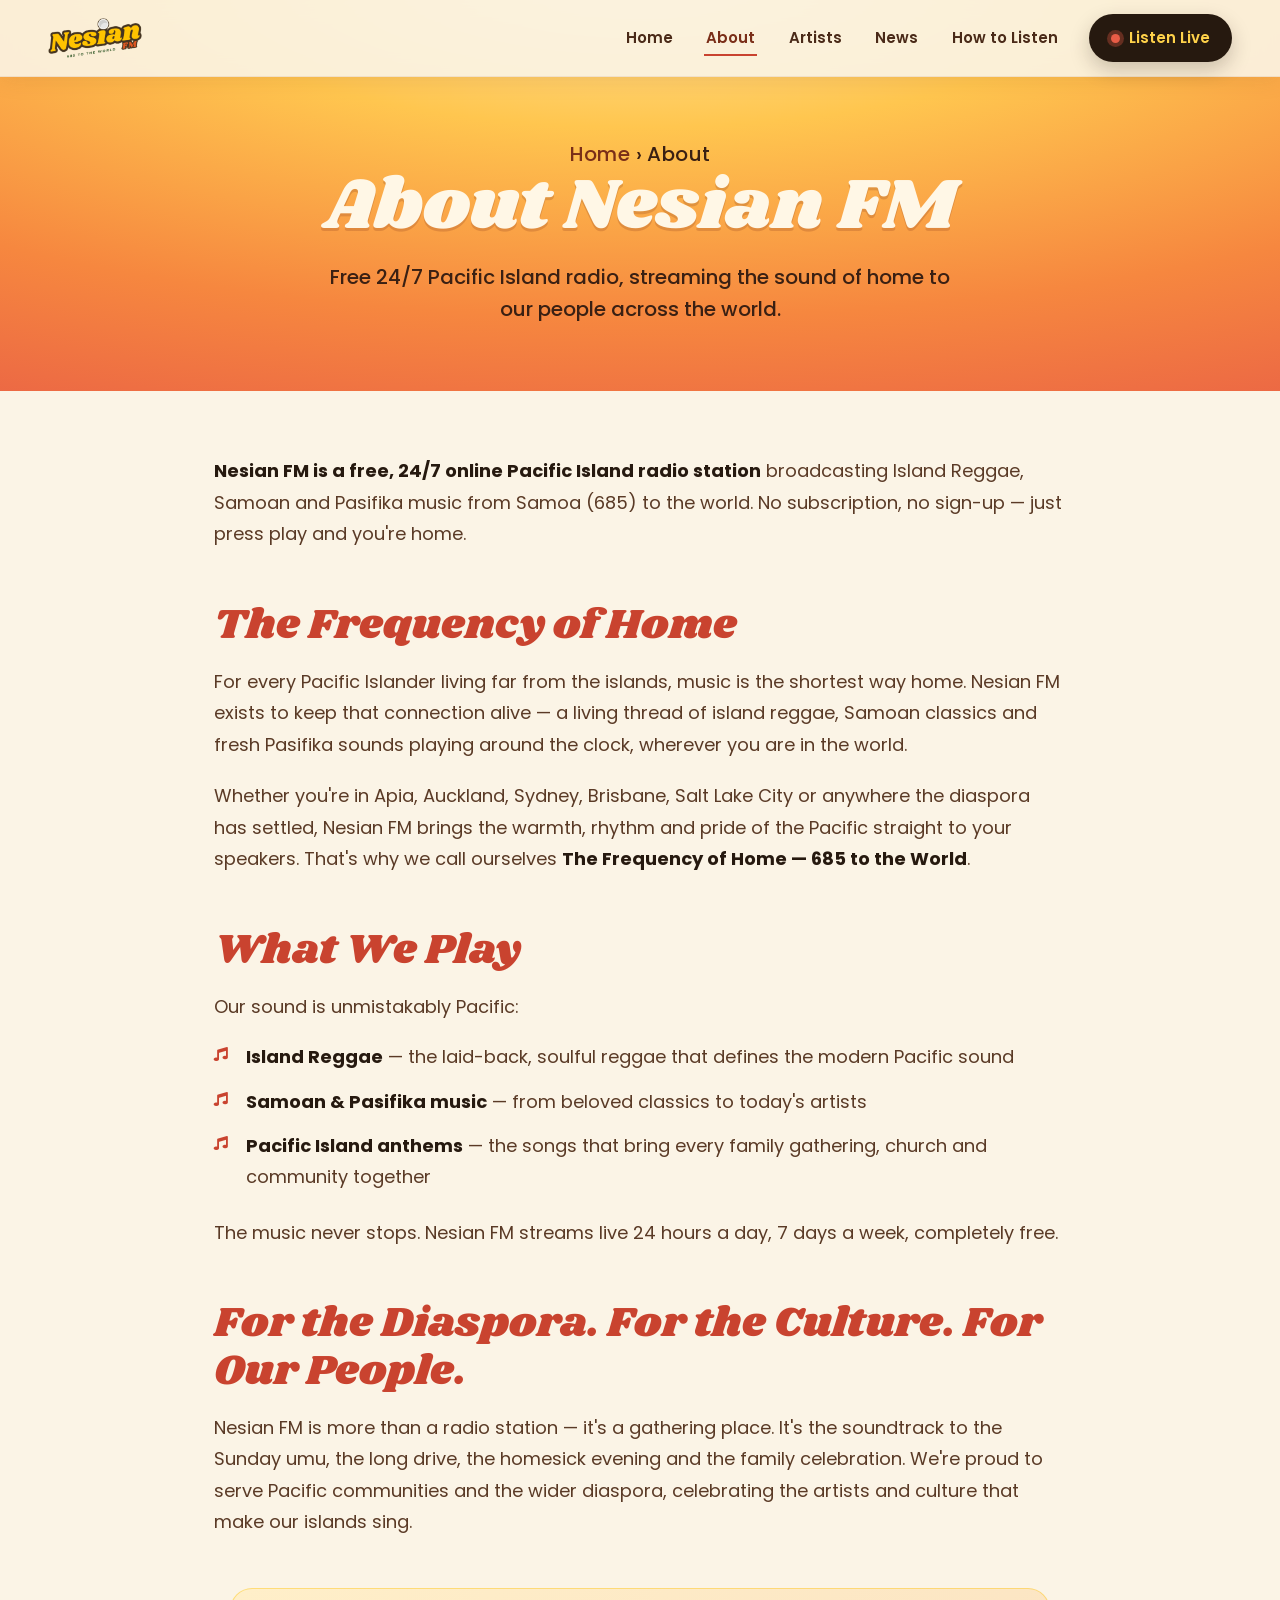
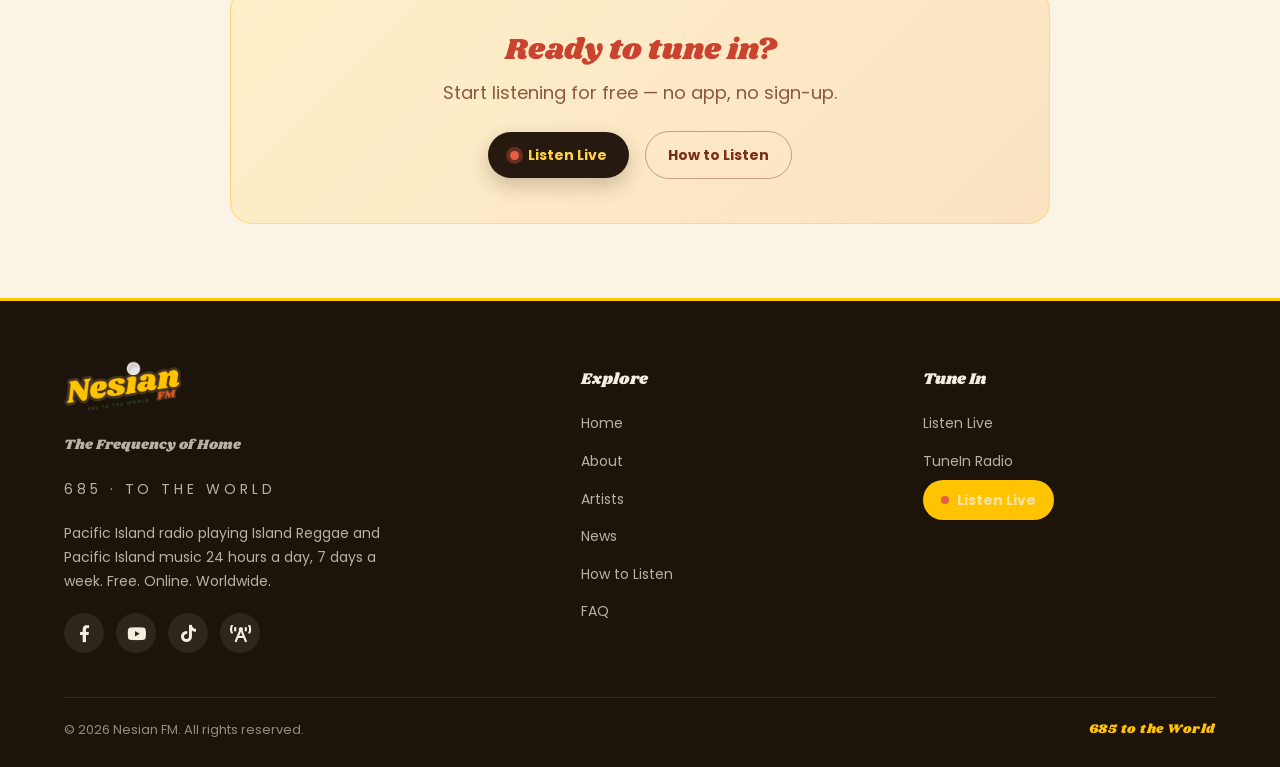
<file: about/index.html>
<!DOCTYPE html>
<html lang="en-AU">
<head>
<meta charset="UTF-8">
<meta name="viewport" content="width=device-width, initial-scale=1.0, viewport-fit=cover">
<title>About Nesian FM — Pacific Island Radio | The Frequency of Home</title>
<meta name="description" content="Learn about Nesian FM, the free 24/7 online Pacific Island radio station playing Island Reggae, Samoan and Pasifika music from Samoa (685) to the world. The Frequency of Home.">
<link rel="canonical" href="https://nesianfm.com/about/">
<meta name="robots" content="index, follow, max-image-preview:large">
<meta property="og:type" content="website">
<meta property="og:title" content="About Nesian FM — Pacific Island Radio">
<meta property="og:description" content="The story behind Nesian FM — free 24/7 Pacific Island radio playing Island Reggae, Samoan and Pasifika music. 685 to the World.">
<meta property="og:url" content="https://nesianfm.com/about/">
<meta property="og:image" content="https://nesianfm.com/wp-content/uploads/2026/04/Nesian-FM-Facebook-Cover-1536x865.png">
<meta property="og:site_name" content="Nesian FM">
<link rel="icon" href="/wp-content/uploads/2026/04/Favicon-150x150.png" sizes="150x150">
<link rel="preconnect" href="https://fonts.googleapis.com">
<link rel="preconnect" href="https://fonts.gstatic.com" crossorigin>
<link href="https://fonts.googleapis.com/css2?family=Montserrat:wght@400;500;600;700&family=Poppins:wght@400;500;600;700&display=swap" rel="stylesheet">
<link rel="stylesheet" href="https://cdnjs.cloudflare.com/ajax/libs/font-awesome/5.15.4/css/all.min.css">
<link rel="stylesheet" href="/assets/site.css">
<script type="application/ld+json">
{"@context":"https://schema.org","@graph":[
{"@type":"AboutPage","@id":"https://nesianfm.com/about/","url":"https://nesianfm.com/about/","name":"About Nesian FM","isPartOf":{"@id":"https://nesianfm.com/#website"},"about":{"@id":"https://nesianfm.com/#organization"},"description":"About Nesian FM — the free online Pacific Island radio station broadcasting Island Reggae and Pacific Island music worldwide.","inLanguage":"en-AU"},
{"@type":"BreadcrumbList","itemListElement":[
{"@type":"ListItem","position":1,"name":"Home","item":"https://nesianfm.com/"},
{"@type":"ListItem","position":2,"name":"About"}]}
]}
</script>
<link rel="manifest" href="/manifest.json">
<meta name="theme-color" content="#120d0a">
<link rel="apple-touch-icon" href="/wp-content/uploads/2026/04/NESIAN-FM-LOGO-512-x-512-px.png">
<meta name="apple-mobile-web-app-capable" content="yes">
<meta name="mobile-web-app-capable" content="yes">
<meta name="apple-mobile-web-app-status-bar-style" content="black-translucent">
<meta name="apple-mobile-web-app-title" content="Nesian FM">
</head>
<body>
<header class="nfm-header" id="nfm-header">
  <a href="/" class="nfm-logo" aria-label="Nesian FM home"><img src="/wp-content/uploads/2026/04/NESIAN-FM-Transparent-300x127.png" alt="Nesian FM"></a>
  <button class="nfm-burger" id="nfm-burger" aria-label="Toggle menu" aria-expanded="false"><span></span><span></span><span></span></button>
  <nav class="nfm-nav" id="nfm-nav">
    <a href="/">Home</a>
    <a href="/about/" class="nfm-active">About</a>
    <a href="/artists/">Artists</a>
    <a href="/news/">News</a>
    <a href="/how-to-listen/">How to Listen</a>
    <a href="/?play=1" class="nfm-live"><span class="nfm-dot"></span>Listen Live</a>
  </nav>
</header>

<section class="nfm-page-hero">
  <p class="nfm-crumb"><a href="/">Home</a> &rsaquo; About</p>
  <h1>About Nesian FM</h1>
  <p>Free 24/7 Pacific Island radio, streaming the sound of home to our people across the world.</p>
</section>

<main class="nfm-content">
  <p><strong>Nesian FM is a free, 24/7 online Pacific Island radio station</strong> broadcasting Island Reggae, Samoan and Pasifika music from Samoa (685) to the world. No subscription, no sign-up — just press play and you're home.</p>

  <h2>The Frequency of Home</h2>
  <p>For every Pacific Islander living far from the islands, music is the shortest way home. Nesian FM exists to keep that connection alive — a living thread of island reggae, Samoan classics and fresh Pasifika sounds playing around the clock, wherever you are in the world.</p>
  <p>Whether you're in Apia, Auckland, Sydney, Brisbane, Salt Lake City or anywhere the diaspora has settled, Nesian FM brings the warmth, rhythm and pride of the Pacific straight to your speakers. That's why we call ourselves <strong>The Frequency of Home — 685 to the World</strong>.</p>

  <h2>What We Play</h2>
  <p>Our sound is unmistakably Pacific:</p>
  <ul>
    <li><strong>Island Reggae</strong> — the laid-back, soulful reggae that defines the modern Pacific sound</li>
    <li><strong>Samoan &amp; Pasifika music</strong> — from beloved classics to today's artists</li>
    <li><strong>Pacific Island anthems</strong> — the songs that bring every family gathering, church and community together</li>
  </ul>
  <p>The music never stops. Nesian FM streams live 24 hours a day, 7 days a week, completely free.</p>

  <h2>For the Diaspora. For the Culture. For Our People.</h2>
  <p>Nesian FM is more than a radio station — it's a gathering place. It's the soundtrack to the Sunday umu, the long drive, the homesick evening and the family celebration. We're proud to serve Pacific communities and the wider diaspora, celebrating the artists and culture that make our islands sing.</p>

  <div class="nfm-cta">
    <h2>Ready to tune in?</h2>
    <p>Start listening for free — no app, no sign-up.</p>
    <a href="/?play=1" class="nfm-live"><span class="nfm-dot"></span>Listen Live</a>
    &nbsp;&nbsp;
    <a href="/how-to-listen/" class="nfm-live" style="background:transparent;color:var(--warm);box-shadow:none;border:1px solid rgba(122,46,24,.4);">How to Listen</a>
  </div>
</main>

<footer class="nfm-footer">
  <div class="nfm-foot-grid">
    <div class="nfm-foot-brand">
      <img src="/wp-content/uploads/2026/04/NESIAN-FM-Transparent-300x127.png" alt="Nesian FM">
      <p class="nfm-tagline">The Frequency of Home</p>
      <p class="nfm-subtag">685 &middot; To The World</p>
      <p>Pacific Island radio playing Island Reggae and Pacific Island music 24 hours a day, 7 days a week. Free. Online. Worldwide.</p>
      <div class="nfm-socials">
        <a href="https://www.facebook.com/nesianfm" aria-label="Facebook" target="_blank" rel="noopener"><i class="fab fa-facebook-f"></i></a>
        <a href="https://www.youtube.com/@TamaVaiusu" aria-label="YouTube" target="_blank" rel="noopener"><i class="fab fa-youtube"></i></a>
        <a href="https://www.tiktok.com/@tama.vaiusu" aria-label="TikTok" target="_blank" rel="noopener"><i class="fab fa-tiktok"></i></a>
        <a href="https://tunein.com/radio/Nesian-FM-s354598/" aria-label="Listen on TuneIn" target="_blank" rel="noopener"><i class="fas fa-broadcast-tower"></i></a>
      </div>
    </div>
    <div class="nfm-foot-col"><h4>Explore</h4><ul>
      <li><a href="/">Home</a></li>
      <li><a href="/about/">About</a></li>
      <li><a href="/artists/">Artists</a></li>
      <li><a href="/news/">News</a></li>
      <li><a href="/how-to-listen/">How to Listen</a></li>
      <li><a href="/#faq">FAQ</a></li>
    </ul></div>
    <div class="nfm-foot-col"><h4>Tune In</h4><ul>
      <li><a href="/?play=1">Listen Live</a></li>
      <li><a href="https://tunein.com/radio/Nesian-FM-s354598/" target="_blank" rel="noopener">TuneIn Radio</a></li>
    </ul>
    <a href="/?play=1" class="nfm-foot-live"><span class="nfm-dot"></span>Listen Live</a></div>
  </div>
  <div class="nfm-foot-bottom"><p>&copy; 2026 Nesian FM. All rights reserved.</p><p class="nfm-685">685 to the World</p></div>
</footer>

<script>
(function(){var h=document.getElementById('nfm-header'),b=document.getElementById('nfm-burger');
b&&b.addEventListener('click',function(){var o=h.classList.toggle('nfm-open');b.setAttribute('aria-expanded',o?'true':'false');});
document.querySelectorAll('.nfm-nav a').forEach(function(a){a.addEventListener('click',function(){h.classList.remove('nfm-open');});});})();
</script>
<script>if("serviceWorker" in navigator){window.addEventListener("load",function(){navigator.serviceWorker.register("/sw.js").catch(function(){});});}</script>
</body>
</html>
</file>
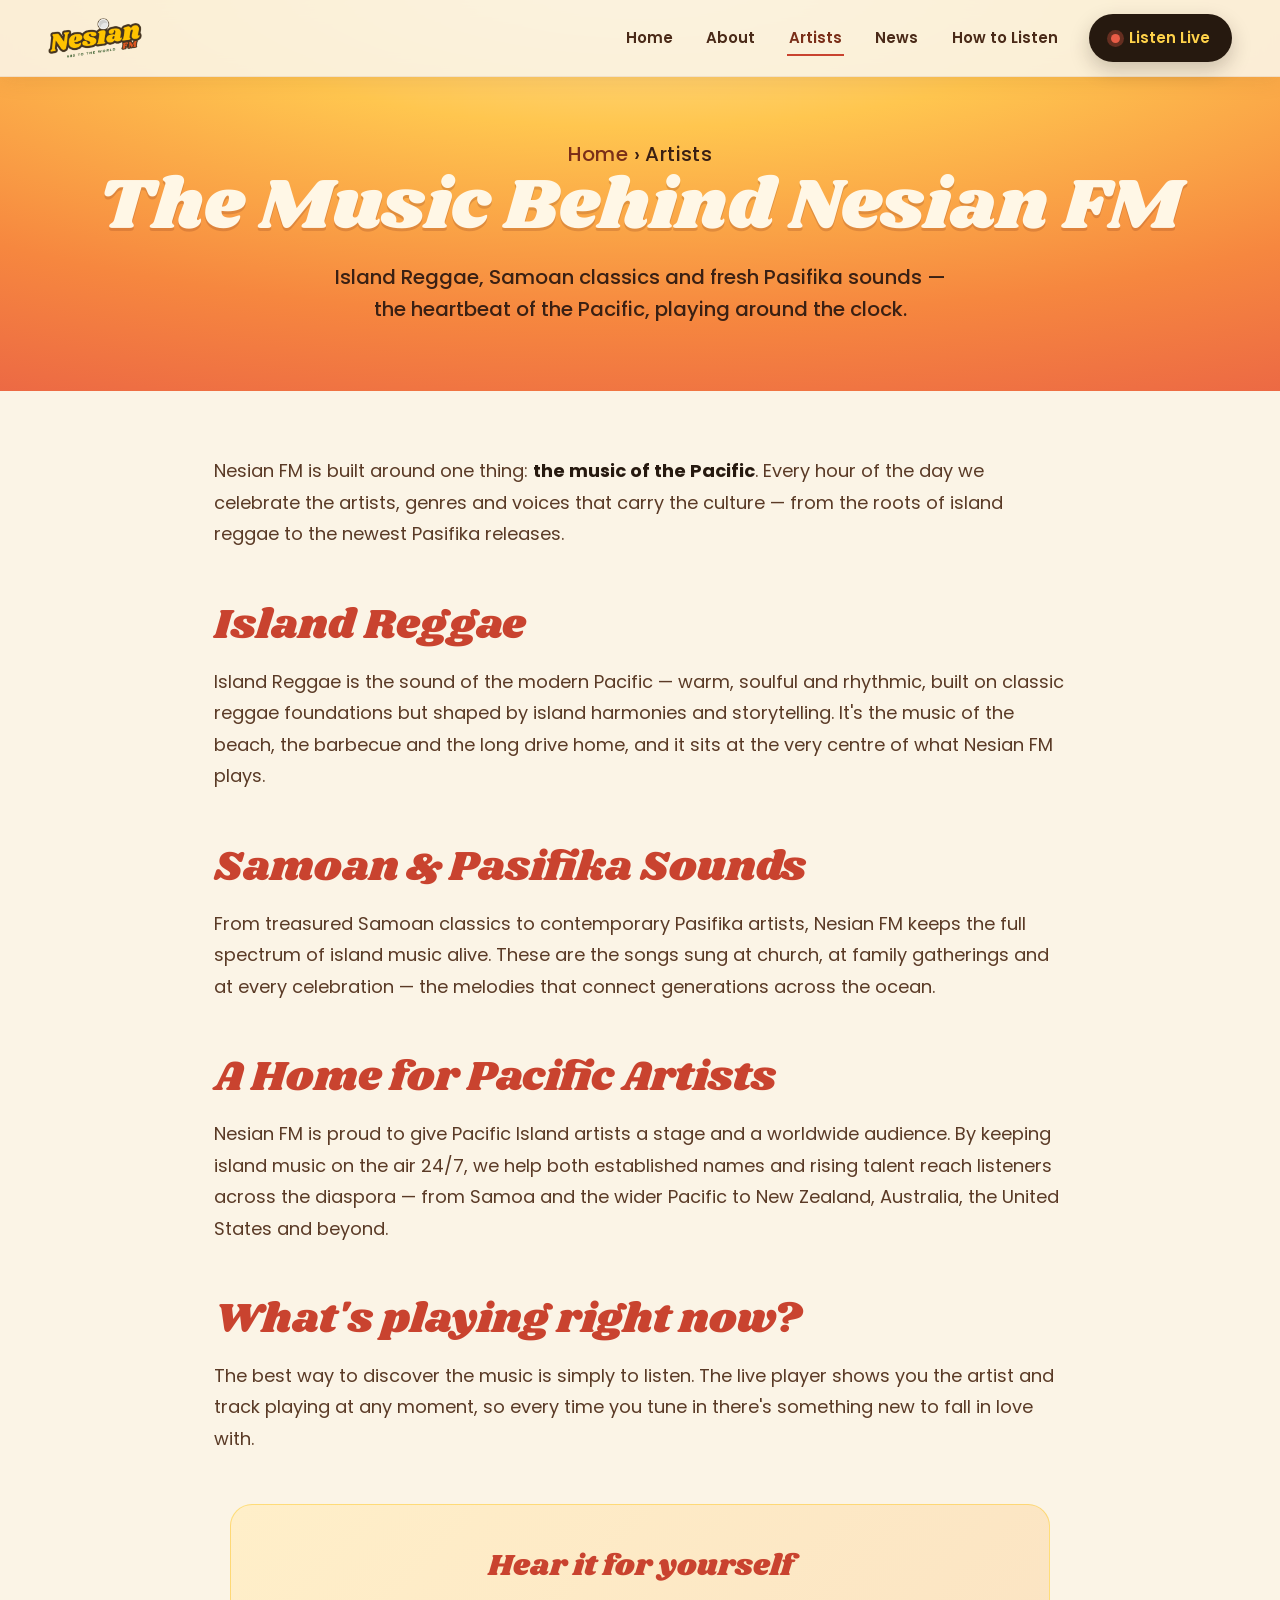
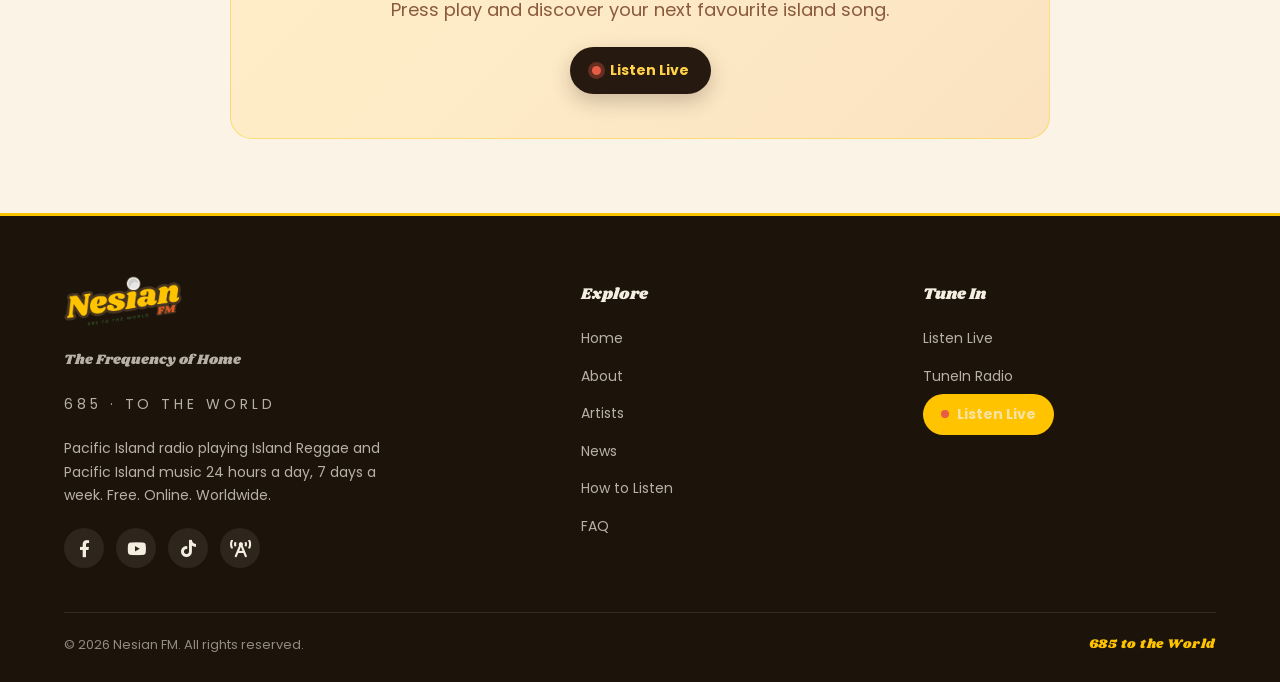
<file: artists/index.html>
<!DOCTYPE html>
<html lang="en-AU">
<head>
<meta charset="UTF-8">
<meta name="viewport" content="width=device-width, initial-scale=1.0, viewport-fit=cover">
<title>The Music — Island Reggae &amp; Pacific Artists | Nesian FM</title>
<meta name="description" content="The music behind Nesian FM: Island Reggae, Samoan and Pasifika sounds playing 24/7. Discover the genres and Pacific Island artists that make up the Frequency of Home.">
<link rel="canonical" href="https://nesianfm.com/artists/">
<meta name="robots" content="index, follow, max-image-preview:large">
<meta property="og:type" content="website">
<meta property="og:title" content="The Music Behind Nesian FM — Island Reggae &amp; Pacific Artists">
<meta property="og:description" content="Island Reggae, Samoan and Pasifika music, playing 24/7 on Nesian FM. The sound of the Pacific.">
<meta property="og:url" content="https://nesianfm.com/artists/">
<meta property="og:image" content="https://nesianfm.com/wp-content/uploads/2026/04/Nesian-FM-Facebook-Cover-1536x865.png">
<meta property="og:site_name" content="Nesian FM">
<link rel="icon" href="/wp-content/uploads/2026/04/Favicon-150x150.png" sizes="150x150">
<link rel="preconnect" href="https://fonts.googleapis.com">
<link rel="preconnect" href="https://fonts.gstatic.com" crossorigin>
<link href="https://fonts.googleapis.com/css2?family=Montserrat:wght@400;500;600;700&family=Poppins:wght@400;500;600;700&display=swap" rel="stylesheet">
<link rel="stylesheet" href="https://cdnjs.cloudflare.com/ajax/libs/font-awesome/5.15.4/css/all.min.css">
<link rel="stylesheet" href="/assets/site.css">
<script type="application/ld+json">
{"@context":"https://schema.org","@graph":[
{"@type":"WebPage","@id":"https://nesianfm.com/artists/","url":"https://nesianfm.com/artists/","name":"The Music Behind Nesian FM","isPartOf":{"@id":"https://nesianfm.com/#website"},"about":{"@id":"https://nesianfm.com/#organization"},"description":"The genres and Pacific Island artists behind Nesian FM — Island Reggae, Samoan and Pasifika music.","inLanguage":"en-AU"},
{"@type":"BreadcrumbList","itemListElement":[
{"@type":"ListItem","position":1,"name":"Home","item":"https://nesianfm.com/"},
{"@type":"ListItem","position":2,"name":"Artists"}]}
]}
</script>
<link rel="manifest" href="/manifest.json">
<meta name="theme-color" content="#120d0a">
<link rel="apple-touch-icon" href="/wp-content/uploads/2026/04/NESIAN-FM-LOGO-512-x-512-px.png">
<meta name="apple-mobile-web-app-capable" content="yes">
<meta name="mobile-web-app-capable" content="yes">
<meta name="apple-mobile-web-app-status-bar-style" content="black-translucent">
<meta name="apple-mobile-web-app-title" content="Nesian FM">
</head>
<body>
<header class="nfm-header" id="nfm-header">
  <a href="/" class="nfm-logo" aria-label="Nesian FM home"><img src="/wp-content/uploads/2026/04/NESIAN-FM-Transparent-300x127.png" alt="Nesian FM"></a>
  <button class="nfm-burger" id="nfm-burger" aria-label="Toggle menu" aria-expanded="false"><span></span><span></span><span></span></button>
  <nav class="nfm-nav" id="nfm-nav">
    <a href="/">Home</a>
    <a href="/about/">About</a>
    <a href="/artists/" class="nfm-active">Artists</a>
    <a href="/news/">News</a>
    <a href="/how-to-listen/">How to Listen</a>
    <a href="/?play=1" class="nfm-live"><span class="nfm-dot"></span>Listen Live</a>
  </nav>
</header>

<section class="nfm-page-hero">
  <p class="nfm-crumb"><a href="/">Home</a> &rsaquo; Artists</p>
  <h1>The Music Behind Nesian FM</h1>
  <p>Island Reggae, Samoan classics and fresh Pasifika sounds — the heartbeat of the Pacific, playing around the clock.</p>
</section>

<main class="nfm-content">
  <p>Nesian FM is built around one thing: <strong>the music of the Pacific</strong>. Every hour of the day we celebrate the artists, genres and voices that carry the culture — from the roots of island reggae to the newest Pasifika releases.</p>

  <h2>Island Reggae</h2>
  <p>Island Reggae is the sound of the modern Pacific — warm, soulful and rhythmic, built on classic reggae foundations but shaped by island harmonies and storytelling. It's the music of the beach, the barbecue and the long drive home, and it sits at the very centre of what Nesian FM plays.</p>

  <h2>Samoan &amp; Pasifika Sounds</h2>
  <p>From treasured Samoan classics to contemporary Pasifika artists, Nesian FM keeps the full spectrum of island music alive. These are the songs sung at church, at family gatherings and at every celebration — the melodies that connect generations across the ocean.</p>

  <h2>A Home for Pacific Artists</h2>
  <p>Nesian FM is proud to give Pacific Island artists a stage and a worldwide audience. By keeping island music on the air 24/7, we help both established names and rising talent reach listeners across the diaspora — from Samoa and the wider Pacific to New Zealand, Australia, the United States and beyond.</p>

  <h2>What's playing right now?</h2>
  <p>The best way to discover the music is simply to listen. The live player shows you the artist and track playing at any moment, so every time you tune in there's something new to fall in love with.</p>

  <div class="nfm-cta">
    <h2>Hear it for yourself</h2>
    <p>Press play and discover your next favourite island song.</p>
    <a href="/?play=1" class="nfm-live"><span class="nfm-dot"></span>Listen Live</a>
  </div>
</main>

<footer class="nfm-footer">
  <div class="nfm-foot-grid">
    <div class="nfm-foot-brand">
      <img src="/wp-content/uploads/2026/04/NESIAN-FM-Transparent-300x127.png" alt="Nesian FM">
      <p class="nfm-tagline">The Frequency of Home</p>
      <p class="nfm-subtag">685 &middot; To The World</p>
      <p>Pacific Island radio playing Island Reggae and Pacific Island music 24 hours a day, 7 days a week. Free. Online. Worldwide.</p>
      <div class="nfm-socials">
        <a href="https://www.facebook.com/nesianfm" aria-label="Facebook" target="_blank" rel="noopener"><i class="fab fa-facebook-f"></i></a>
        <a href="https://www.youtube.com/@TamaVaiusu" aria-label="YouTube" target="_blank" rel="noopener"><i class="fab fa-youtube"></i></a>
        <a href="https://www.tiktok.com/@tama.vaiusu" aria-label="TikTok" target="_blank" rel="noopener"><i class="fab fa-tiktok"></i></a>
        <a href="https://tunein.com/radio/Nesian-FM-s354598/" aria-label="Listen on TuneIn" target="_blank" rel="noopener"><i class="fas fa-broadcast-tower"></i></a>
      </div>
    </div>
    <div class="nfm-foot-col"><h4>Explore</h4><ul>
      <li><a href="/">Home</a></li>
      <li><a href="/about/">About</a></li>
      <li><a href="/artists/">Artists</a></li>
      <li><a href="/news/">News</a></li>
      <li><a href="/how-to-listen/">How to Listen</a></li>
      <li><a href="/#faq">FAQ</a></li>
    </ul></div>
    <div class="nfm-foot-col"><h4>Tune In</h4><ul>
      <li><a href="/?play=1">Listen Live</a></li>
      <li><a href="https://tunein.com/radio/Nesian-FM-s354598/" target="_blank" rel="noopener">TuneIn Radio</a></li>
    </ul>
    <a href="/?play=1" class="nfm-foot-live"><span class="nfm-dot"></span>Listen Live</a></div>
  </div>
  <div class="nfm-foot-bottom"><p>&copy; 2026 Nesian FM. All rights reserved.</p><p class="nfm-685">685 to the World</p></div>
</footer>

<script>
(function(){var h=document.getElementById('nfm-header'),b=document.getElementById('nfm-burger');
b&&b.addEventListener('click',function(){var o=h.classList.toggle('nfm-open');b.setAttribute('aria-expanded',o?'true':'false');});
document.querySelectorAll('.nfm-nav a').forEach(function(a){a.addEventListener('click',function(){h.classList.remove('nfm-open');});});})();
</script>
<script>if("serviceWorker" in navigator){window.addEventListener("load",function(){navigator.serviceWorker.register("/sw.js").catch(function(){});});}</script>
</body>
</html>
</file>
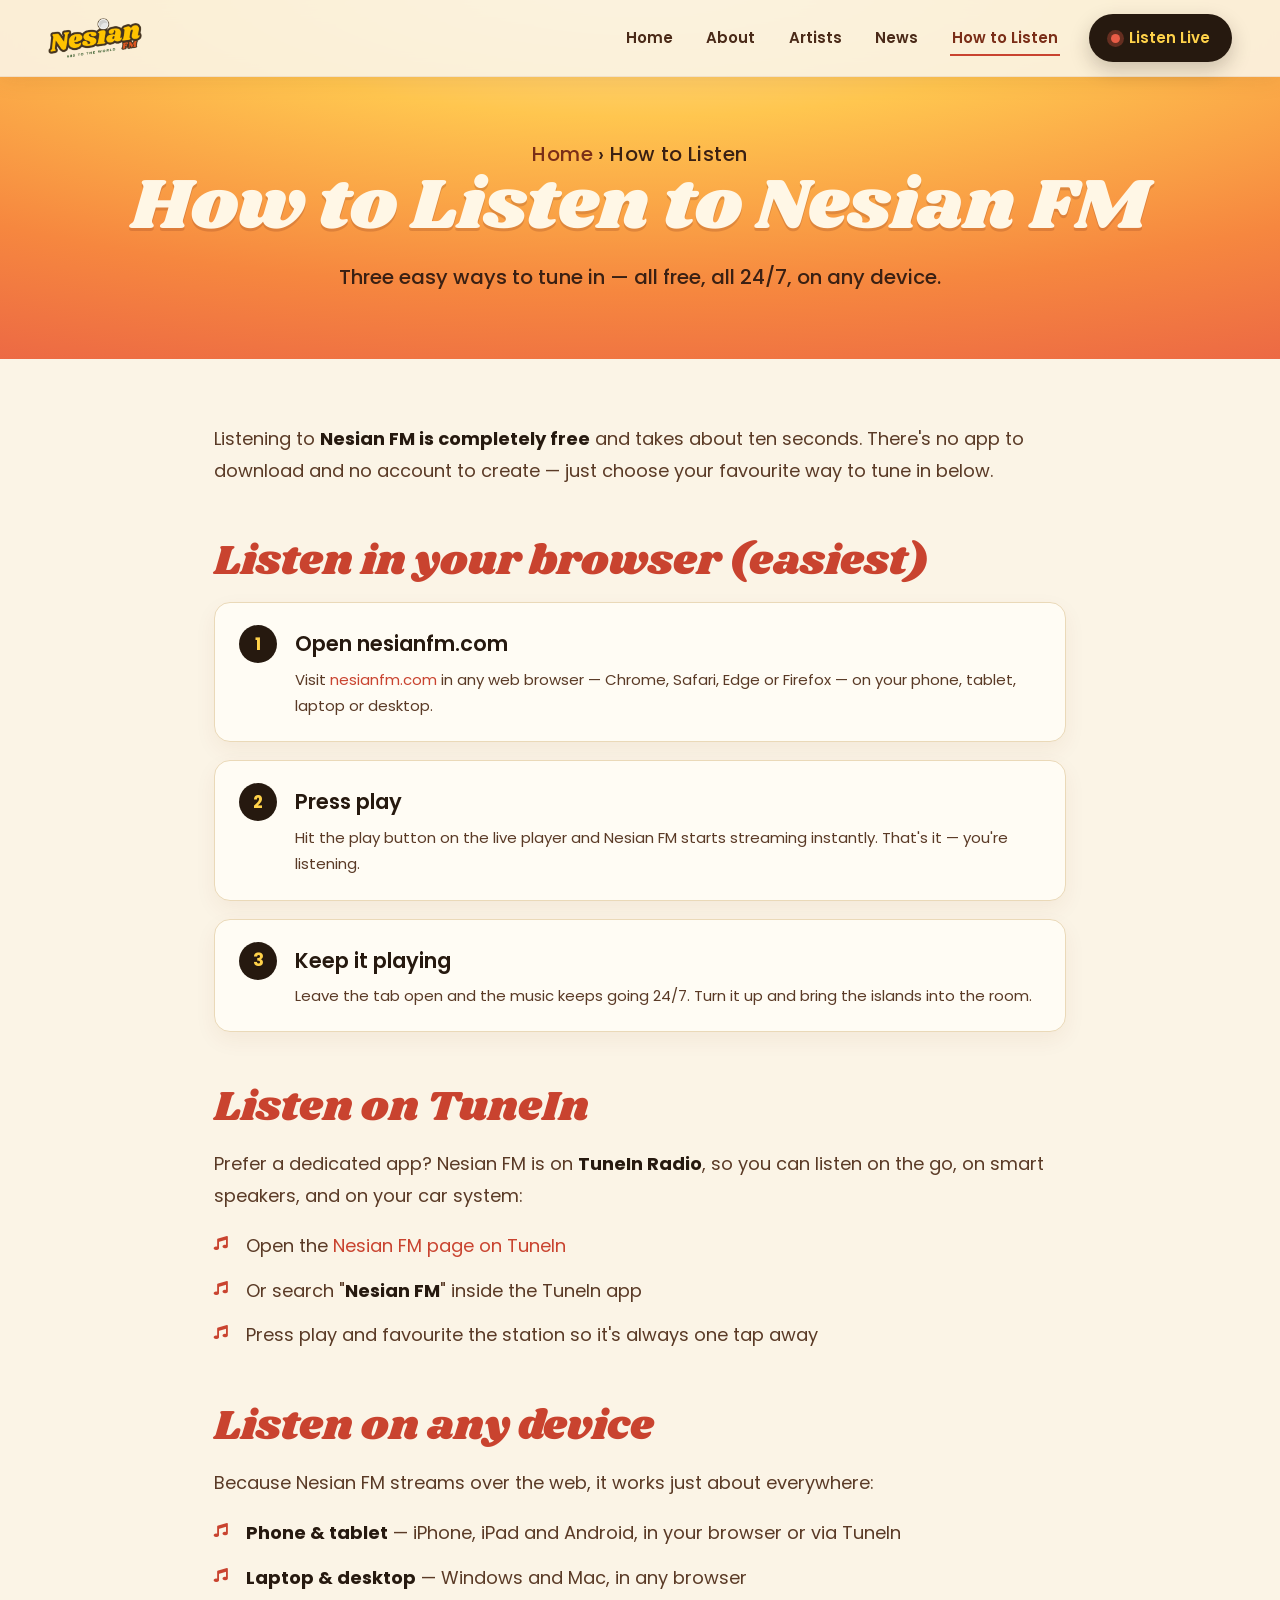
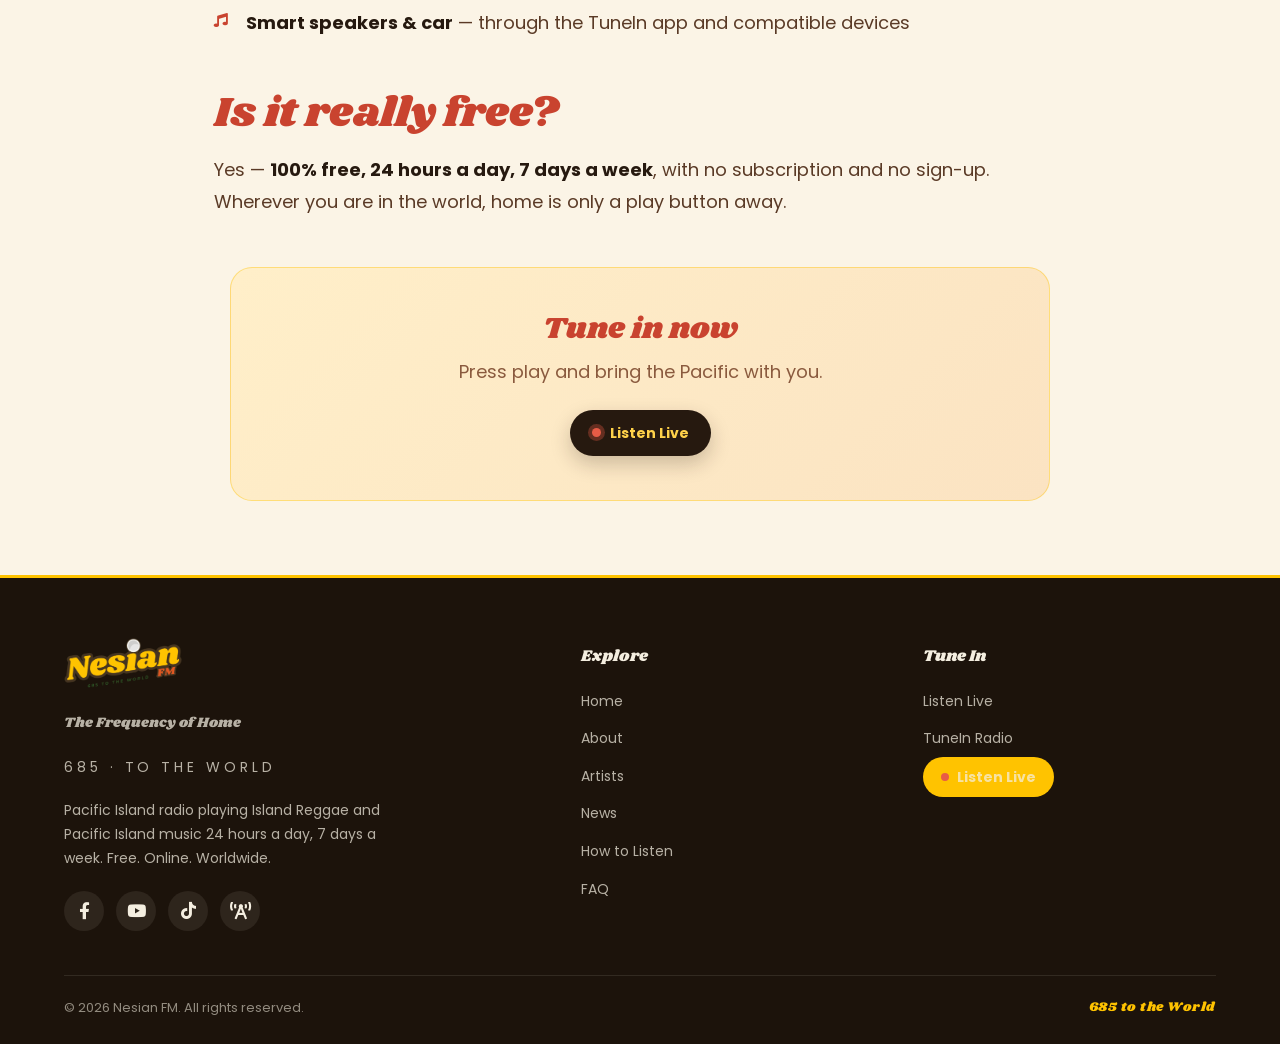
<file: how-to-listen/index.html>
<!DOCTYPE html>
<html lang="en-AU">
<head>
<meta charset="UTF-8">
<meta name="viewport" content="width=device-width, initial-scale=1.0, viewport-fit=cover">
<title>How to Listen to Nesian FM — Free Pacific Island Radio Online</title>
<meta name="description" content="How to listen to Nesian FM free online: stream instantly in your browser at nesianfm.com, or tune in on TuneIn Radio on any phone, tablet, laptop or desktop. 24/7, no sign-up.">
<link rel="canonical" href="https://nesianfm.com/how-to-listen/">
<meta name="robots" content="index, follow, max-image-preview:large">
<meta property="og:type" content="website">
<meta property="og:title" content="How to Listen to Nesian FM — Free Pacific Island Radio">
<meta property="og:description" content="Stream Nesian FM free in your browser or on TuneIn — 24/7 Island Reggae and Pacific Island music, on any device.">
<meta property="og:url" content="https://nesianfm.com/how-to-listen/">
<meta property="og:image" content="https://nesianfm.com/wp-content/uploads/2026/04/Nesian-FM-Facebook-Cover-1536x865.png">
<meta property="og:site_name" content="Nesian FM">
<link rel="icon" href="/wp-content/uploads/2026/04/Favicon-150x150.png" sizes="150x150">
<link rel="preconnect" href="https://fonts.googleapis.com">
<link rel="preconnect" href="https://fonts.gstatic.com" crossorigin>
<link href="https://fonts.googleapis.com/css2?family=Montserrat:wght@400;500;600;700&family=Poppins:wght@400;500;600;700&display=swap" rel="stylesheet">
<link rel="stylesheet" href="https://cdnjs.cloudflare.com/ajax/libs/font-awesome/5.15.4/css/all.min.css">
<link rel="stylesheet" href="/assets/site.css">
<script type="application/ld+json">
{"@context":"https://schema.org","@graph":[
{"@type":"HowTo","name":"How to listen to Nesian FM","description":"Listen to Nesian FM free online in three ways — browser, TuneIn, or any device.","totalTime":"PT1M","step":[
{"@type":"HowToStep","position":1,"name":"Open the website","text":"Go to nesianfm.com in any web browser on your phone, tablet, laptop or desktop.","url":"https://nesianfm.com/"},
{"@type":"HowToStep","position":2,"name":"Press play","text":"Press the play button on the live player. Nesian FM starts streaming instantly — no app or sign-up required."},
{"@type":"HowToStep","position":3,"name":"Or listen on TuneIn","text":"Prefer an app? Search Nesian FM on TuneIn Radio to listen on the go."}]},
{"@type":"BreadcrumbList","itemListElement":[
{"@type":"ListItem","position":1,"name":"Home","item":"https://nesianfm.com/"},
{"@type":"ListItem","position":2,"name":"How to Listen"}]}
]}
</script>
<link rel="manifest" href="/manifest.json">
<meta name="theme-color" content="#120d0a">
<link rel="apple-touch-icon" href="/wp-content/uploads/2026/04/NESIAN-FM-LOGO-512-x-512-px.png">
<meta name="apple-mobile-web-app-capable" content="yes">
<meta name="mobile-web-app-capable" content="yes">
<meta name="apple-mobile-web-app-status-bar-style" content="black-translucent">
<meta name="apple-mobile-web-app-title" content="Nesian FM">
</head>
<body>
<header class="nfm-header" id="nfm-header">
  <a href="/" class="nfm-logo" aria-label="Nesian FM home"><img src="/wp-content/uploads/2026/04/NESIAN-FM-Transparent-300x127.png" alt="Nesian FM"></a>
  <button class="nfm-burger" id="nfm-burger" aria-label="Toggle menu" aria-expanded="false"><span></span><span></span><span></span></button>
  <nav class="nfm-nav" id="nfm-nav">
    <a href="/">Home</a>
    <a href="/about/">About</a>
    <a href="/artists/">Artists</a>
    <a href="/news/">News</a>
    <a href="/how-to-listen/" class="nfm-active">How to Listen</a>
    <a href="/?play=1" class="nfm-live"><span class="nfm-dot"></span>Listen Live</a>
  </nav>
</header>

<section class="nfm-page-hero">
  <p class="nfm-crumb"><a href="/">Home</a> &rsaquo; How to Listen</p>
  <h1>How to Listen to Nesian FM</h1>
  <p>Three easy ways to tune in — all free, all 24/7, on any device.</p>
</section>

<main class="nfm-content">
  <p>Listening to <strong>Nesian FM is completely free</strong> and takes about ten seconds. There's no app to download and no account to create — just choose your favourite way to tune in below.</p>

  <h2>Listen in your browser (easiest)</h2>
  <div class="nfm-steps">
    <div class="nfm-step"><div class="nfm-step-num">1</div><div><h3>Open nesianfm.com</h3><p>Visit <a href="/">nesianfm.com</a> in any web browser — Chrome, Safari, Edge or Firefox — on your phone, tablet, laptop or desktop.</p></div></div>
    <div class="nfm-step"><div class="nfm-step-num">2</div><div><h3>Press play</h3><p>Hit the play button on the live player and Nesian FM starts streaming instantly. That's it — you're listening.</p></div></div>
    <div class="nfm-step"><div class="nfm-step-num">3</div><div><h3>Keep it playing</h3><p>Leave the tab open and the music keeps going 24/7. Turn it up and bring the islands into the room.</p></div></div>
  </div>

  <h2>Listen on TuneIn</h2>
  <p>Prefer a dedicated app? Nesian FM is on <strong>TuneIn Radio</strong>, so you can listen on the go, on smart speakers, and on your car system:</p>
  <ul>
    <li>Open the <a href="https://tunein.com/radio/Nesian-FM-s354598/" target="_blank" rel="noopener">Nesian FM page on TuneIn</a></li>
    <li>Or search "<strong>Nesian FM</strong>" inside the TuneIn app</li>
    <li>Press play and favourite the station so it's always one tap away</li>
  </ul>

  <h2>Listen on any device</h2>
  <p>Because Nesian FM streams over the web, it works just about everywhere:</p>
  <ul>
    <li><strong>Phone &amp; tablet</strong> — iPhone, iPad and Android, in your browser or via TuneIn</li>
    <li><strong>Laptop &amp; desktop</strong> — Windows and Mac, in any browser</li>
    <li><strong>Smart speakers &amp; car</strong> — through the TuneIn app and compatible devices</li>
  </ul>

  <h2>Is it really free?</h2>
  <p>Yes — <strong>100% free, 24 hours a day, 7 days a week</strong>, with no subscription and no sign-up. Wherever you are in the world, home is only a play button away.</p>

  <div class="nfm-cta">
    <h2>Tune in now</h2>
    <p>Press play and bring the Pacific with you.</p>
    <a href="/?play=1" class="nfm-live"><span class="nfm-dot"></span>Listen Live</a>
  </div>
</main>

<footer class="nfm-footer">
  <div class="nfm-foot-grid">
    <div class="nfm-foot-brand">
      <img src="/wp-content/uploads/2026/04/NESIAN-FM-Transparent-300x127.png" alt="Nesian FM">
      <p class="nfm-tagline">The Frequency of Home</p>
      <p class="nfm-subtag">685 &middot; To The World</p>
      <p>Pacific Island radio playing Island Reggae and Pacific Island music 24 hours a day, 7 days a week. Free. Online. Worldwide.</p>
      <div class="nfm-socials">
        <a href="https://www.facebook.com/nesianfm" aria-label="Facebook" target="_blank" rel="noopener"><i class="fab fa-facebook-f"></i></a>
        <a href="https://www.youtube.com/@TamaVaiusu" aria-label="YouTube" target="_blank" rel="noopener"><i class="fab fa-youtube"></i></a>
        <a href="https://www.tiktok.com/@tama.vaiusu" aria-label="TikTok" target="_blank" rel="noopener"><i class="fab fa-tiktok"></i></a>
        <a href="https://tunein.com/radio/Nesian-FM-s354598/" aria-label="Listen on TuneIn" target="_blank" rel="noopener"><i class="fas fa-broadcast-tower"></i></a>
      </div>
    </div>
    <div class="nfm-foot-col"><h4>Explore</h4><ul>
      <li><a href="/">Home</a></li>
      <li><a href="/about/">About</a></li>
      <li><a href="/artists/">Artists</a></li>
      <li><a href="/news/">News</a></li>
      <li><a href="/how-to-listen/">How to Listen</a></li>
      <li><a href="/#faq">FAQ</a></li>
    </ul></div>
    <div class="nfm-foot-col"><h4>Tune In</h4><ul>
      <li><a href="/?play=1">Listen Live</a></li>
      <li><a href="https://tunein.com/radio/Nesian-FM-s354598/" target="_blank" rel="noopener">TuneIn Radio</a></li>
    </ul>
    <a href="/?play=1" class="nfm-foot-live"><span class="nfm-dot"></span>Listen Live</a></div>
  </div>
  <div class="nfm-foot-bottom"><p>&copy; 2026 Nesian FM. All rights reserved.</p><p class="nfm-685">685 to the World</p></div>
</footer>

<script>
(function(){var h=document.getElementById('nfm-header'),b=document.getElementById('nfm-burger');
b&&b.addEventListener('click',function(){var o=h.classList.toggle('nfm-open');b.setAttribute('aria-expanded',o?'true':'false');});
document.querySelectorAll('.nfm-nav a').forEach(function(a){a.addEventListener('click',function(){h.classList.remove('nfm-open');});});})();
</script>
<script>if("serviceWorker" in navigator){window.addEventListener("load",function(){navigator.serviceWorker.register("/sw.js").catch(function(){});});}</script>
</body>
</html>
</file>
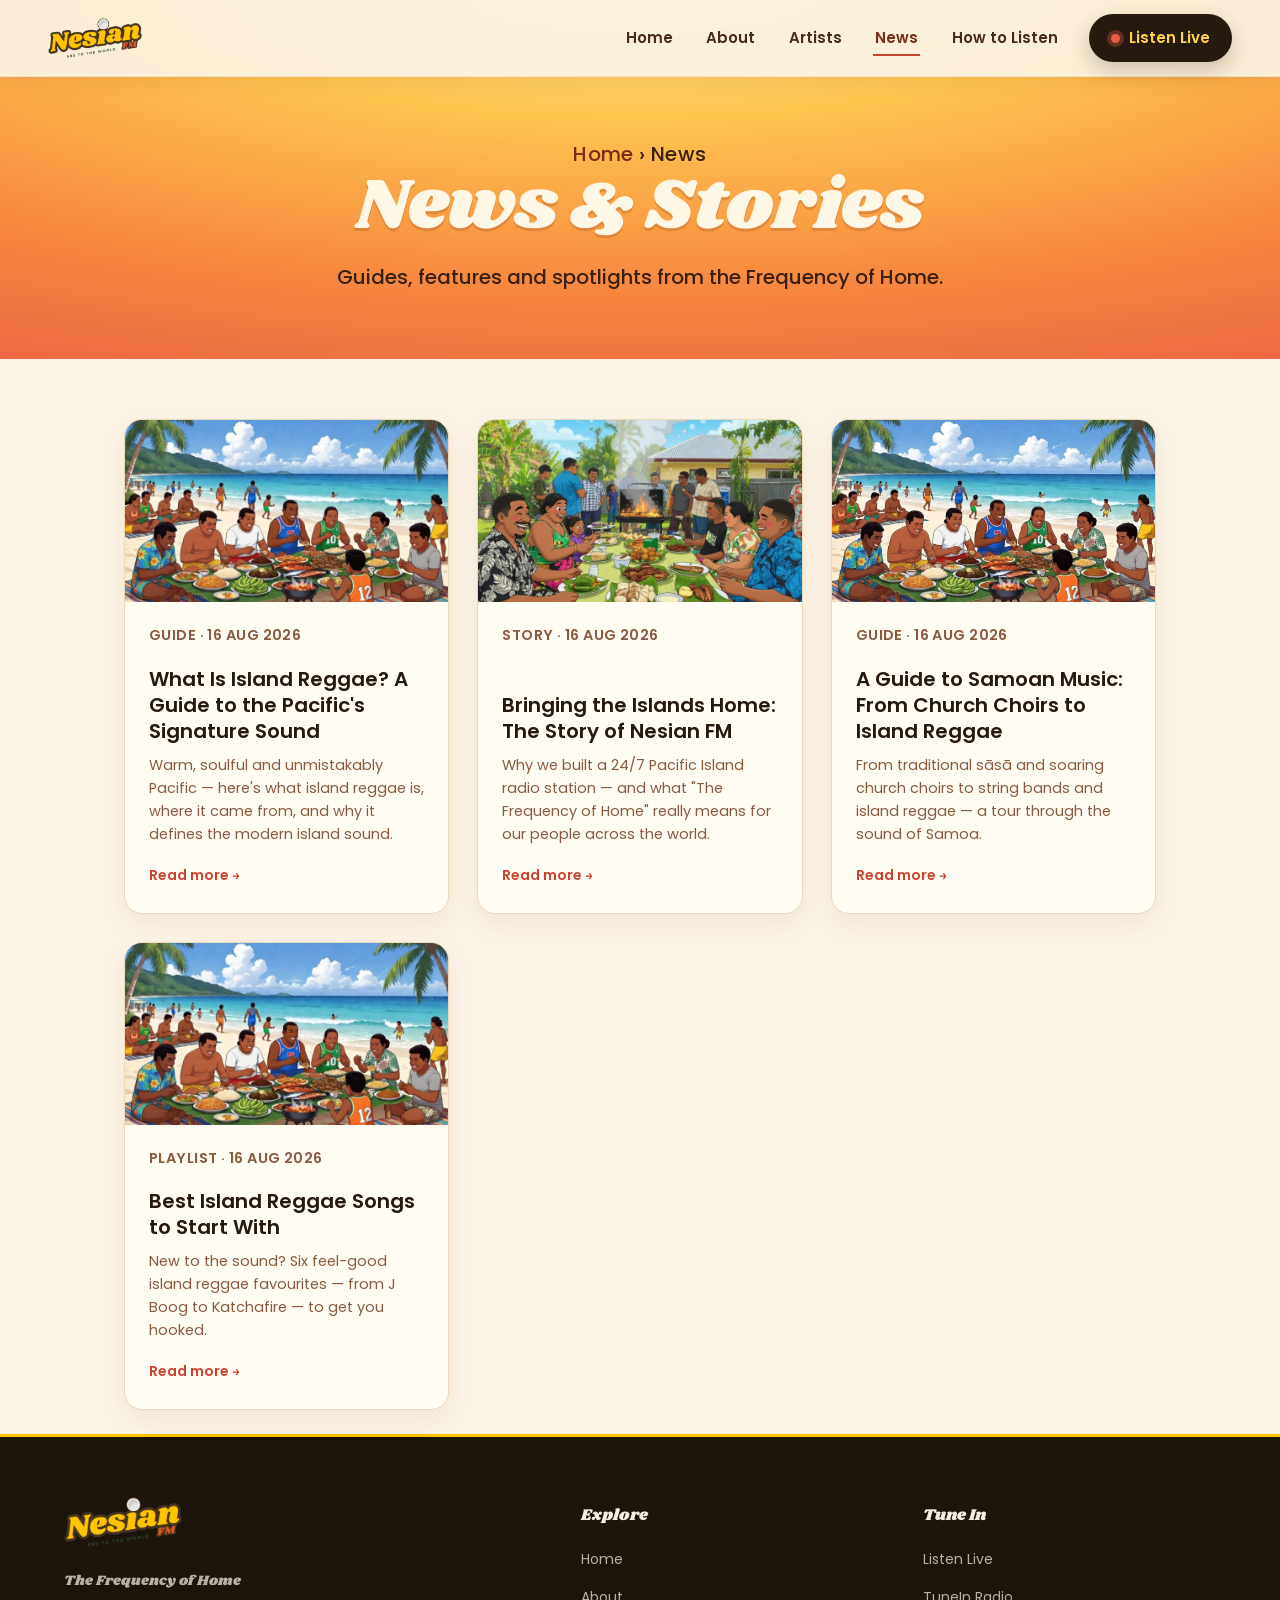
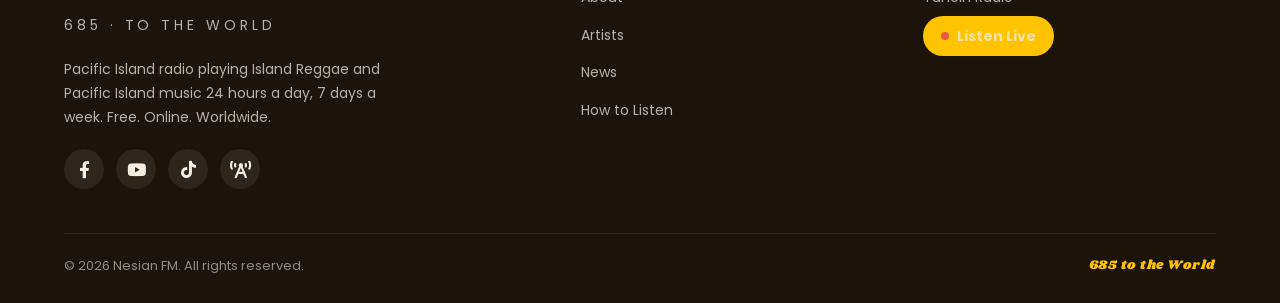
<file: news/index.html>
<!DOCTYPE html>
<html lang="en-AU">
<head>
<meta charset="UTF-8">
<meta name="viewport" content="width=device-width, initial-scale=1.0, viewport-fit=cover">
<title>News &amp; Stories — Nesian FM | Island Reggae &amp; Pacific Music</title>
<meta name="description" content="News, stories and artist spotlights from Nesian FM — your home for Island Reggae, Samoan and Pacific Island music. Guides, features and updates from the Frequency of Home.">
<link rel="canonical" href="https://nesianfm.com/news/">
<meta name="robots" content="index, follow, max-image-preview:large">
<meta property="og:type" content="website">
<meta property="og:title" content="News &amp; Stories — Nesian FM">
<meta property="og:description" content="Guides, features and artist spotlights from Nesian FM — Island Reggae and Pacific Island music.">
<meta property="og:url" content="https://nesianfm.com/news/">
<meta property="og:image" content="https://nesianfm.com/wp-content/uploads/2026/04/Nesian-FM-Facebook-Cover-1536x865.png">
<meta property="og:site_name" content="Nesian FM">
<link rel="icon" href="/wp-content/uploads/2026/04/Favicon-150x150.png" sizes="150x150">
<link rel="preconnect" href="https://fonts.googleapis.com">
<link rel="preconnect" href="https://fonts.gstatic.com" crossorigin>
<link href="https://fonts.googleapis.com/css2?family=Montserrat:wght@400;500;600;700&family=Poppins:wght@400;500;600;700&display=swap" rel="stylesheet">
<link rel="stylesheet" href="https://cdnjs.cloudflare.com/ajax/libs/font-awesome/5.15.4/css/all.min.css">
<link rel="stylesheet" href="/assets/site.css">
<script type="application/ld+json">
{"@context":"https://schema.org","@graph":[
{"@type":"Blog","@id":"https://nesianfm.com/news/","url":"https://nesianfm.com/news/","name":"Nesian FM News & Stories","description":"News, guides and artist spotlights from Nesian FM.","publisher":{"@id":"https://nesianfm.com/#organization"},"inLanguage":"en-AU","blogPost":[
{"@type":"BlogPosting","headline":"What Is Island Reggae? A Guide to the Pacific's Signature Sound","url":"https://nesianfm.com/news/what-is-island-reggae/","datePublished":"2026-08-16","author":{"@id":"https://nesianfm.com/#organization"}},
{"@type":"BlogPosting","headline":"Bringing the Islands Home: The Story of Nesian FM","url":"https://nesianfm.com/news/the-story-of-nesian-fm/","datePublished":"2026-08-16","author":{"@id":"https://nesianfm.com/#organization"}},
{"@type":"BlogPosting","headline":"A Guide to Samoan Music: From Church Choirs to Island Reggae","url":"https://nesianfm.com/news/samoan-music-guide/","datePublished":"2026-08-16","author":{"@id":"https://nesianfm.com/#organization"}},
{"@type":"BlogPosting","headline":"Best Island Reggae Songs to Start With","url":"https://nesianfm.com/news/best-island-reggae-songs/","datePublished":"2026-08-16","author":{"@id":"https://nesianfm.com/#organization"}}]},
{"@type":"BreadcrumbList","itemListElement":[
{"@type":"ListItem","position":1,"name":"Home","item":"https://nesianfm.com/"},
{"@type":"ListItem","position":2,"name":"News"}]}
]}
</script>
<link rel="manifest" href="/manifest.json">
<meta name="theme-color" content="#120d0a">
<link rel="apple-touch-icon" href="/wp-content/uploads/2026/04/NESIAN-FM-LOGO-512-x-512-px.png">
<meta name="apple-mobile-web-app-capable" content="yes">
<meta name="mobile-web-app-capable" content="yes">
<meta name="apple-mobile-web-app-status-bar-style" content="black-translucent">
<meta name="apple-mobile-web-app-title" content="Nesian FM">
</head>
<body>
<header class="nfm-header" id="nfm-header">
  <a href="/" class="nfm-logo" aria-label="Nesian FM home"><img src="/wp-content/uploads/2026/04/NESIAN-FM-Transparent-300x127.png" alt="Nesian FM"></a>
  <button class="nfm-burger" id="nfm-burger" aria-label="Toggle menu" aria-expanded="false"><span></span><span></span><span></span></button>
  <nav class="nfm-nav" id="nfm-nav">
    <a href="/">Home</a>
    <a href="/about/">About</a>
    <a href="/artists/">Artists</a>
    <a href="/news/" class="nfm-active">News</a>
    <a href="/how-to-listen/">How to Listen</a>
    <a href="/?play=1" class="nfm-live"><span class="nfm-dot"></span>Listen Live</a>
  </nav>
</header>

<section class="nfm-page-hero">
  <p class="nfm-crumb"><a href="/">Home</a> &rsaquo; News</p>
  <h1>News &amp; Stories</h1>
  <p>Guides, features and spotlights from the Frequency of Home.</p>
</section>

<main class="nfm-blog">
  <div class="nfm-blog-grid">

    <article class="nfm-card">
      <img class="nfm-card-img" src="/wp-content/uploads/2026/04/Nesian-Feed-on-the-Beach-768x512.jpg" alt="Pacific Island beach gathering" loading="lazy">
      <div class="nfm-card-body">
        <p class="nfm-post-meta">Guide &middot; 16 Aug 2026</p>
        <h3>What Is Island Reggae? A Guide to the Pacific's Signature Sound</h3>
        <p>Warm, soulful and unmistakably Pacific — here's what island reggae is, where it came from, and why it defines the modern island sound.</p>
        <a class="nfm-readmore" href="/news/what-is-island-reggae/">Read more</a>
      </div>
    </article>

    <article class="nfm-card">
      <img class="nfm-card-img" src="/wp-content/uploads/2026/04/Nesian-FB-768x512.jpg" alt="Nesian FM community" loading="lazy">
      <div class="nfm-card-body">
        <p class="nfm-post-meta">Story &middot; 16 Aug 2026</p>
        <h3>Bringing the Islands Home: The Story of Nesian FM</h3>
        <p>Why we built a 24/7 Pacific Island radio station — and what "The Frequency of Home" really means for our people across the world.</p>
        <a class="nfm-readmore" href="/news/the-story-of-nesian-fm/">Read more</a>
      </div>
    </article>

    <article class="nfm-card">
      <img class="nfm-card-img" src="/wp-content/uploads/2026/04/Nesian-Feed-on-the-Beach-1024x683.jpg" alt="Samoan music and island gathering" loading="lazy">
      <div class="nfm-card-body">
        <p class="nfm-post-meta">Guide &middot; 16 Aug 2026</p>
        <h3>A Guide to Samoan Music: From Church Choirs to Island Reggae</h3>
        <p>From traditional sāsā and soaring church choirs to string bands and island reggae — a tour through the sound of Samoa.</p>
        <a class="nfm-readmore" href="/news/samoan-music-guide/">Read more</a>
      </div>
    </article>

    <article class="nfm-card">
      <img class="nfm-card-img" src="/wp-content/uploads/2026/04/Nesian-Feed-on-the-Beach-768x512.jpg" alt="Island reggae by the beach" loading="lazy">
      <div class="nfm-card-body">
        <p class="nfm-post-meta">Playlist &middot; 16 Aug 2026</p>
        <h3>Best Island Reggae Songs to Start With</h3>
        <p>New to the sound? Six feel-good island reggae favourites — from J Boog to Katchafire — to get you hooked.</p>
        <a class="nfm-readmore" href="/news/best-island-reggae-songs/">Read more</a>
      </div>
    </article>

  </div>
</main>

<footer class="nfm-footer">
  <div class="nfm-foot-grid">
    <div class="nfm-foot-brand">
      <img src="/wp-content/uploads/2026/04/NESIAN-FM-Transparent-300x127.png" alt="Nesian FM">
      <p class="nfm-tagline">The Frequency of Home</p>
      <p class="nfm-subtag">685 &middot; To The World</p>
      <p>Pacific Island radio playing Island Reggae and Pacific Island music 24 hours a day, 7 days a week. Free. Online. Worldwide.</p>
      <div class="nfm-socials">
        <a href="https://www.facebook.com/nesianfm" aria-label="Facebook" target="_blank" rel="noopener"><i class="fab fa-facebook-f"></i></a>
        <a href="https://www.youtube.com/@TamaVaiusu" aria-label="YouTube" target="_blank" rel="noopener"><i class="fab fa-youtube"></i></a>
        <a href="https://www.tiktok.com/@tama.vaiusu" aria-label="TikTok" target="_blank" rel="noopener"><i class="fab fa-tiktok"></i></a>
        <a href="https://tunein.com/radio/Nesian-FM-s354598/" aria-label="Listen on TuneIn" target="_blank" rel="noopener"><i class="fas fa-broadcast-tower"></i></a>
      </div>
    </div>
    <div class="nfm-foot-col"><h4>Explore</h4><ul>
      <li><a href="/">Home</a></li>
      <li><a href="/about/">About</a></li>
      <li><a href="/artists/">Artists</a></li>
      <li><a href="/news/">News</a></li>
      <li><a href="/how-to-listen/">How to Listen</a></li>
    </ul></div>
    <div class="nfm-foot-col"><h4>Tune In</h4><ul>
      <li><a href="/?play=1">Listen Live</a></li>
      <li><a href="https://tunein.com/radio/Nesian-FM-s354598/" target="_blank" rel="noopener">TuneIn Radio</a></li>
    </ul>
    <a href="/?play=1" class="nfm-foot-live"><span class="nfm-dot"></span>Listen Live</a></div>
  </div>
  <div class="nfm-foot-bottom"><p>&copy; 2026 Nesian FM. All rights reserved.</p><p class="nfm-685">685 to the World</p></div>
</footer>

<script>
(function(){var h=document.getElementById('nfm-header'),b=document.getElementById('nfm-burger');
b&&b.addEventListener('click',function(){var o=h.classList.toggle('nfm-open');b.setAttribute('aria-expanded',o?'true':'false');});
document.querySelectorAll('.nfm-nav a').forEach(function(a){a.addEventListener('click',function(){h.classList.remove('nfm-open');});});})();
</script>
<script>if("serviceWorker" in navigator){window.addEventListener("load",function(){navigator.serviceWorker.register("/sw.js").catch(function(){});});}</script>
</body>
</html>
</file>
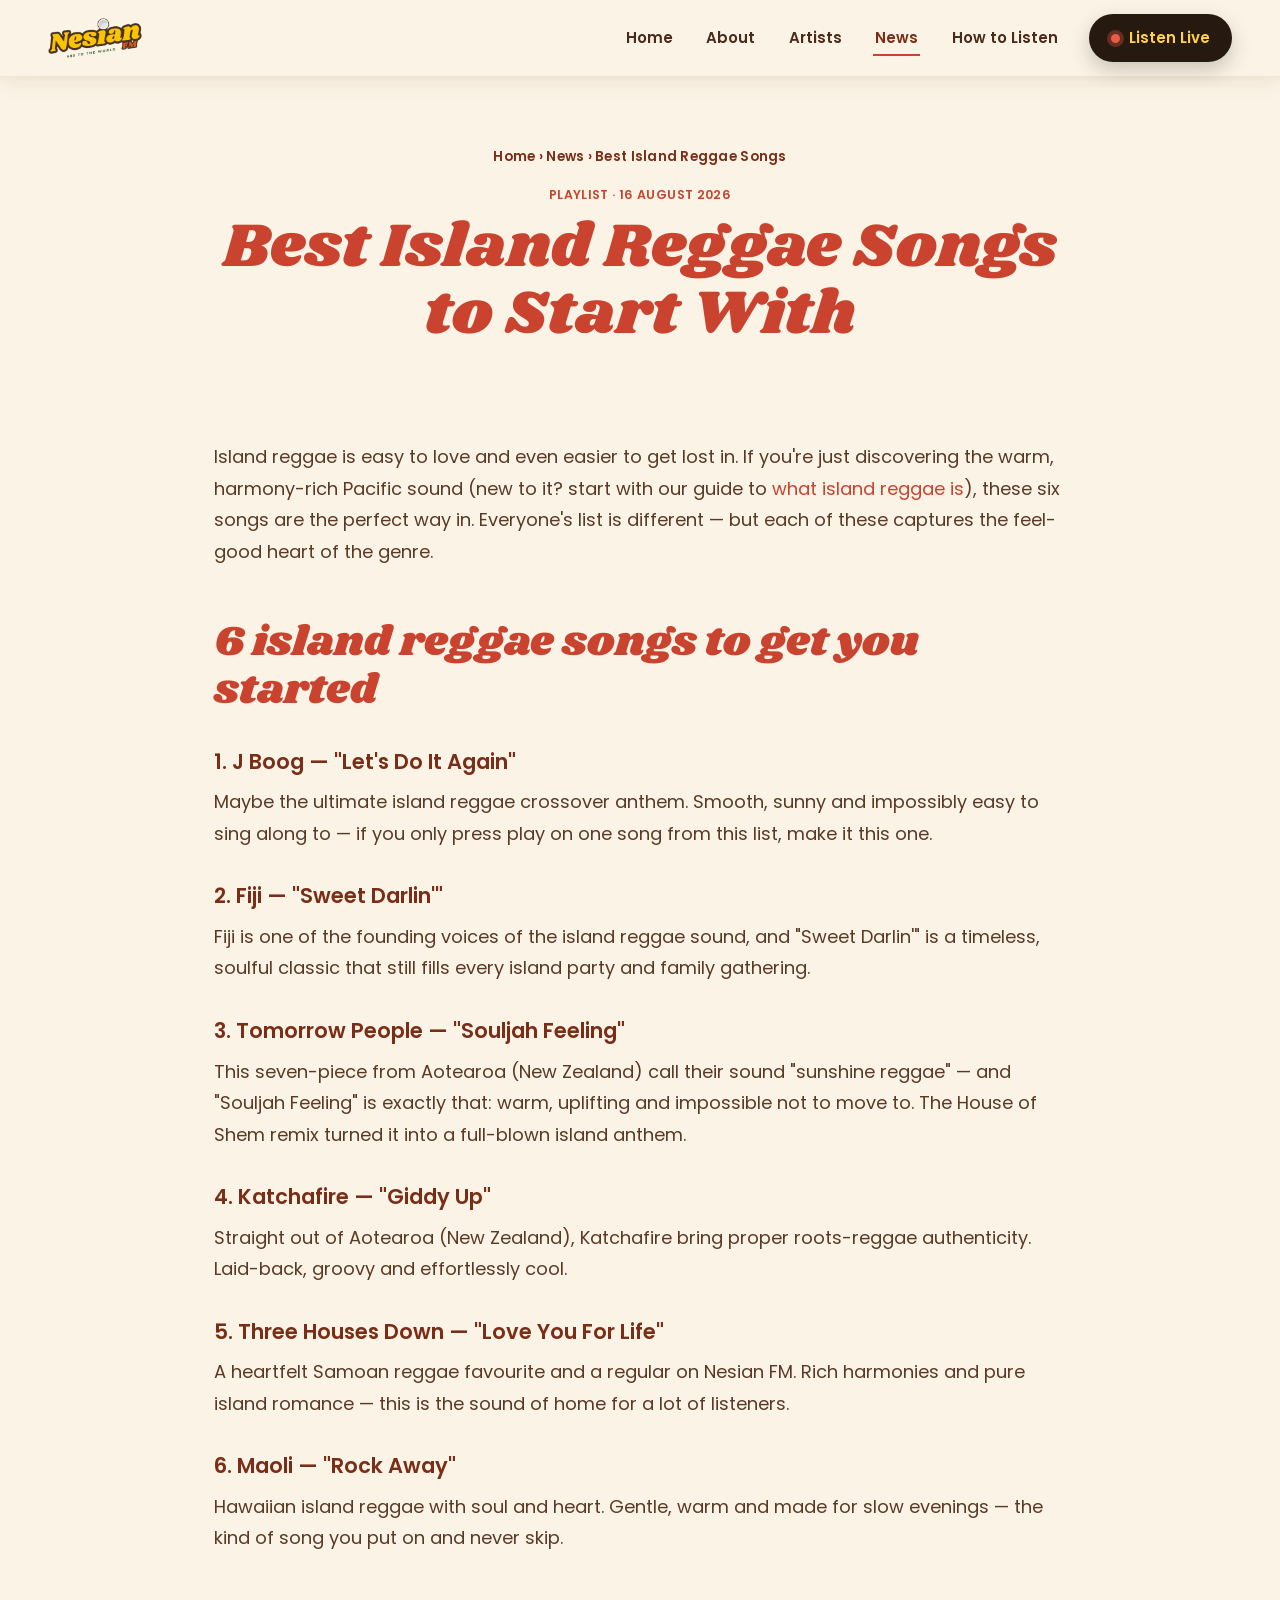
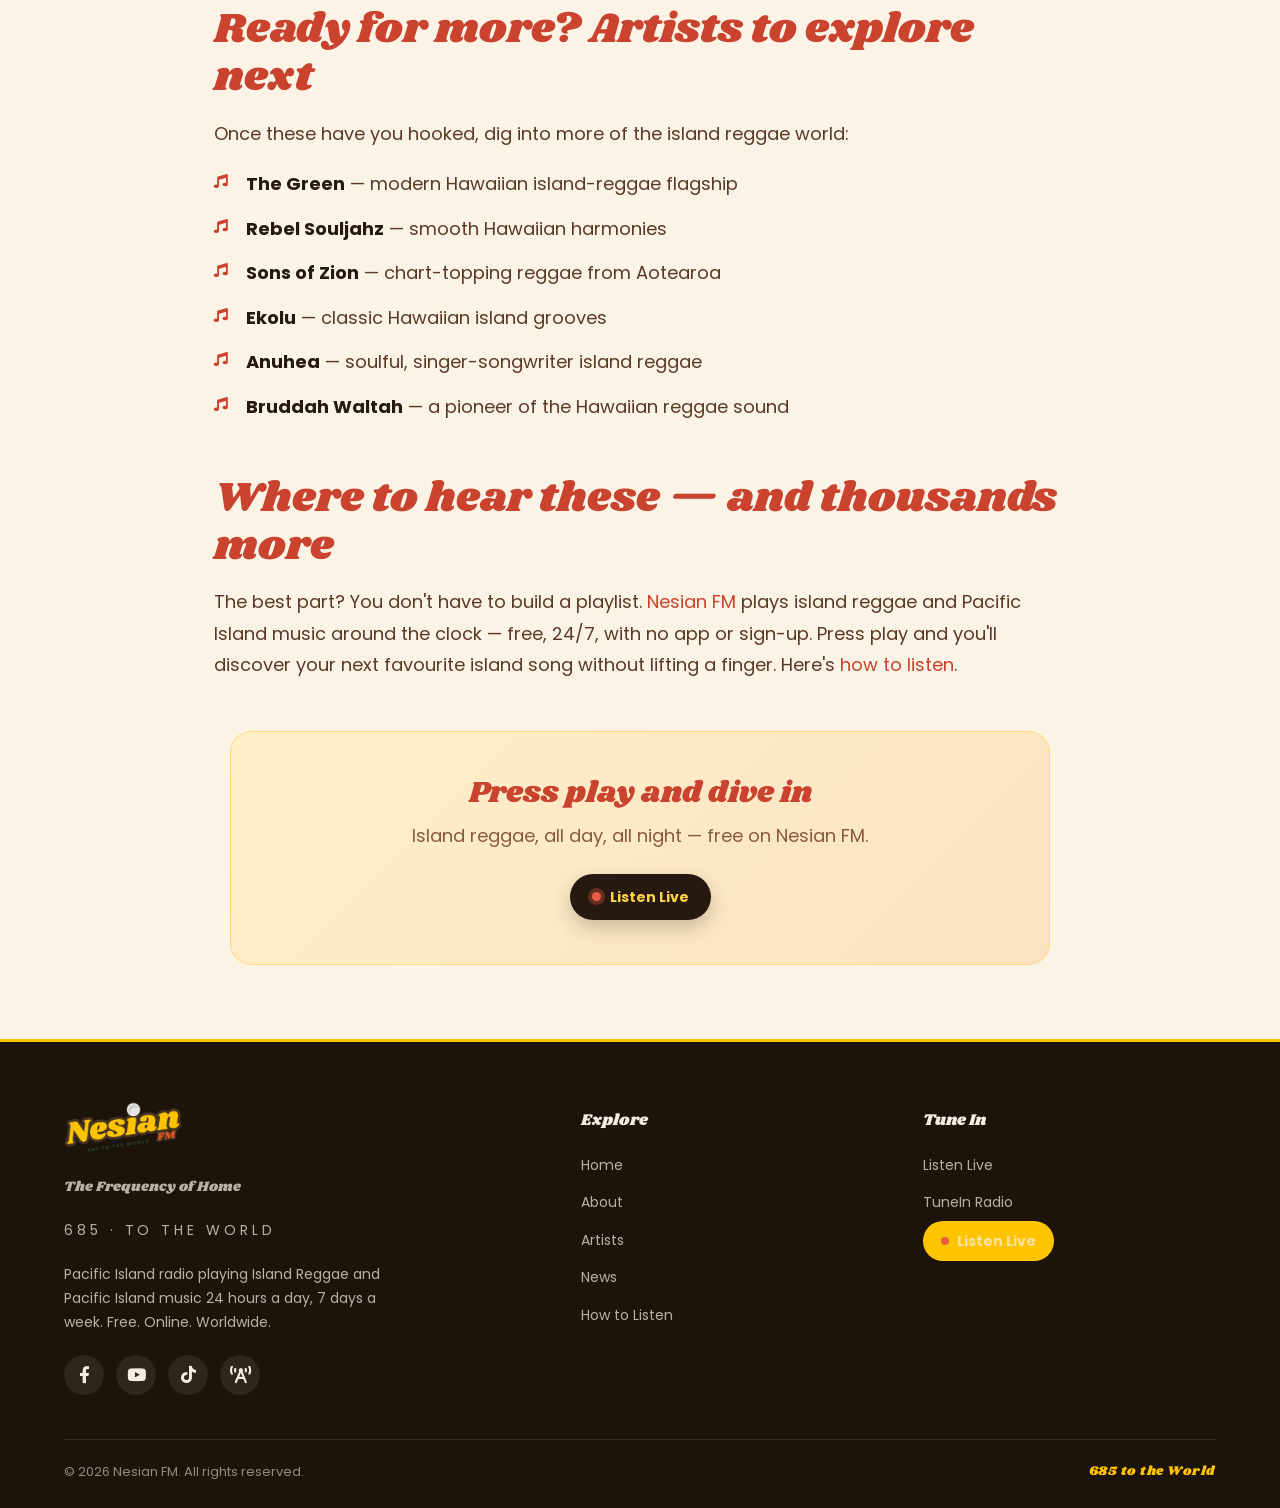
<file: news/best-island-reggae-songs/index.html>
<!DOCTYPE html>
<html lang="en-AU">
<head>
<meta charset="UTF-8">
<meta name="viewport" content="width=device-width, initial-scale=1.0, viewport-fit=cover">
<title>Best Island Reggae Songs to Start With | Nesian FM</title>
<meta name="description" content="New to island reggae? Here are the best island reggae songs to start with — six feel-good favourites from J Boog, Fiji, Tomorrow People, Katchafire and more, plus where to hear them free.">
<link rel="canonical" href="https://nesianfm.com/news/best-island-reggae-songs/">
<meta name="robots" content="index, follow, max-image-preview:large">
<meta property="og:type" content="article">
<meta property="og:title" content="Best Island Reggae Songs to Start With">
<meta property="og:description" content="Six feel-good island reggae favourites to get you started — and where to hear them free, 24/7, on Nesian FM.">
<meta property="og:url" content="https://nesianfm.com/news/best-island-reggae-songs/">
<meta property="og:image" content="https://nesianfm.com/wp-content/uploads/2026/04/Nesian-Feed-on-the-Beach-1024x683.jpg">
<meta property="og:site_name" content="Nesian FM">
<link rel="icon" href="/wp-content/uploads/2026/04/Favicon-150x150.png" sizes="150x150">
<link rel="preconnect" href="https://fonts.googleapis.com">
<link rel="preconnect" href="https://fonts.gstatic.com" crossorigin>
<link href="https://fonts.googleapis.com/css2?family=Montserrat:wght@400;500;600;700&family=Poppins:wght@400;500;600;700&display=swap" rel="stylesheet">
<link rel="stylesheet" href="https://cdnjs.cloudflare.com/ajax/libs/font-awesome/5.15.4/css/all.min.css">
<link rel="stylesheet" href="/assets/site.css">
<script type="application/ld+json">
{"@context":"https://schema.org","@graph":[
{"@type":"BlogPosting","@id":"https://nesianfm.com/news/best-island-reggae-songs/","headline":"Best Island Reggae Songs to Start With","description":"Six feel-good island reggae favourites to get you started, and where to hear them free on Nesian FM.","datePublished":"2026-08-16","dateModified":"2026-08-16","author":{"@id":"https://nesianfm.com/#organization"},"publisher":{"@id":"https://nesianfm.com/#organization"},"image":"https://nesianfm.com/wp-content/uploads/2026/04/Nesian-Feed-on-the-Beach-1024x683.jpg","mainEntityOfPage":"https://nesianfm.com/news/best-island-reggae-songs/","inLanguage":"en-AU"},
{"@type":"BreadcrumbList","itemListElement":[
{"@type":"ListItem","position":1,"name":"Home","item":"https://nesianfm.com/"},
{"@type":"ListItem","position":2,"name":"News","item":"https://nesianfm.com/news/"},
{"@type":"ListItem","position":3,"name":"Best Island Reggae Songs to Start With"}]}
]}
</script>
<link rel="manifest" href="/manifest.json">
<meta name="theme-color" content="#120d0a">
<link rel="apple-touch-icon" href="/wp-content/uploads/2026/04/NESIAN-FM-LOGO-512-x-512-px.png">
<meta name="apple-mobile-web-app-capable" content="yes">
<meta name="mobile-web-app-capable" content="yes">
<meta name="apple-mobile-web-app-status-bar-style" content="black-translucent">
<meta name="apple-mobile-web-app-title" content="Nesian FM">
</head>
<body>
<header class="nfm-header" id="nfm-header">
  <a href="/" class="nfm-logo" aria-label="Nesian FM home"><img src="/wp-content/uploads/2026/04/NESIAN-FM-Transparent-300x127.png" alt="Nesian FM"></a>
  <button class="nfm-burger" id="nfm-burger" aria-label="Toggle menu" aria-expanded="false"><span></span><span></span><span></span></button>
  <nav class="nfm-nav" id="nfm-nav">
    <a href="/">Home</a>
    <a href="/about/">About</a>
    <a href="/artists/">Artists</a>
    <a href="/news/" class="nfm-active">News</a>
    <a href="/how-to-listen/">How to Listen</a>
    <a href="/?play=1" class="nfm-live"><span class="nfm-dot"></span>Listen Live</a>
  </nav>
</header>

<header class="nfm-article-head">
  <p class="nfm-crumb"><a href="/">Home</a> &rsaquo; <a href="/news/">News</a> &rsaquo; Best Island Reggae Songs</p>
  <p class="nfm-post-meta">Playlist &middot; 16 August 2026</p>
  <h1>Best Island Reggae Songs to Start With</h1>
</header>

<main class="nfm-content">
  <p>Island reggae is easy to love and even easier to get lost in. If you're just discovering the warm, harmony-rich Pacific sound (new to it? start with our guide to <a href="/news/what-is-island-reggae/">what island reggae is</a>), these six songs are the perfect way in. Everyone's list is different — but each of these captures the feel-good heart of the genre.</p>

  <h2>6 island reggae songs to get you started</h2>

  <h3>1. J Boog — "Let's Do It Again"</h3>
  <p>Maybe the ultimate island reggae crossover anthem. Smooth, sunny and impossibly easy to sing along to — if you only press play on one song from this list, make it this one.</p>

  <h3>2. Fiji — "Sweet Darlin'"</h3>
  <p>Fiji is one of the founding voices of the island reggae sound, and "Sweet Darlin'" is a timeless, soulful classic that still fills every island party and family gathering.</p>

  <h3>3. Tomorrow People — "Souljah Feeling"</h3>
  <p>This seven-piece from Aotearoa (New Zealand) call their sound "sunshine reggae" — and "Souljah Feeling" is exactly that: warm, uplifting and impossible not to move to. The House of Shem remix turned it into a full-blown island anthem.</p>

  <h3>4. Katchafire — "Giddy Up"</h3>
  <p>Straight out of Aotearoa (New Zealand), Katchafire bring proper roots-reggae authenticity. Laid-back, groovy and effortlessly cool.</p>

  <h3>5. Three Houses Down — "Love You For Life"</h3>
  <p>A heartfelt Samoan reggae favourite and a regular on Nesian FM. Rich harmonies and pure island romance — this is the sound of home for a lot of listeners.</p>

  <h3>6. Maoli — "Rock Away"</h3>
  <p>Hawaiian island reggae with soul and heart. Gentle, warm and made for slow evenings — the kind of song you put on and never skip.</p>

  <h2>Ready for more? Artists to explore next</h2>
  <p>Once these have you hooked, dig into more of the island reggae world:</p>
  <ul>
    <li><strong>The Green</strong> — modern Hawaiian island-reggae flagship</li>
    <li><strong>Rebel Souljahz</strong> — smooth Hawaiian harmonies</li>
    <li><strong>Sons of Zion</strong> — chart-topping reggae from Aotearoa</li>
    <li><strong>Ekolu</strong> — classic Hawaiian island grooves</li>
    <li><strong>Anuhea</strong> — soulful, singer-songwriter island reggae</li>
    <li><strong>Bruddah Waltah</strong> — a pioneer of the Hawaiian reggae sound</li>
  </ul>

  <h2>Where to hear these — and thousands more</h2>
  <p>The best part? You don't have to build a playlist. <a href="/">Nesian FM</a> plays island reggae and Pacific Island music around the clock — free, 24/7, with no app or sign-up. Press play and you'll discover your next favourite island song without lifting a finger. Here's <a href="/how-to-listen/">how to listen</a>.</p>

  <div class="nfm-cta">
    <h2>Press play and dive in</h2>
    <p>Island reggae, all day, all night — free on Nesian FM.</p>
    <a href="/?play=1" class="nfm-live"><span class="nfm-dot"></span>Listen Live</a>
  </div>
</main>

<footer class="nfm-footer">
  <div class="nfm-foot-grid">
    <div class="nfm-foot-brand">
      <img src="/wp-content/uploads/2026/04/NESIAN-FM-Transparent-300x127.png" alt="Nesian FM">
      <p class="nfm-tagline">The Frequency of Home</p>
      <p class="nfm-subtag">685 &middot; To The World</p>
      <p>Pacific Island radio playing Island Reggae and Pacific Island music 24 hours a day, 7 days a week. Free. Online. Worldwide.</p>
      <div class="nfm-socials">
        <a href="https://www.facebook.com/nesianfm" aria-label="Facebook" target="_blank" rel="noopener"><i class="fab fa-facebook-f"></i></a>
        <a href="https://www.youtube.com/@TamaVaiusu" aria-label="YouTube" target="_blank" rel="noopener"><i class="fab fa-youtube"></i></a>
        <a href="https://www.tiktok.com/@tama.vaiusu" aria-label="TikTok" target="_blank" rel="noopener"><i class="fab fa-tiktok"></i></a>
        <a href="https://tunein.com/radio/Nesian-FM-s354598/" aria-label="Listen on TuneIn" target="_blank" rel="noopener"><i class="fas fa-broadcast-tower"></i></a>
      </div>
    </div>
    <div class="nfm-foot-col"><h4>Explore</h4><ul>
      <li><a href="/">Home</a></li>
      <li><a href="/about/">About</a></li>
      <li><a href="/artists/">Artists</a></li>
      <li><a href="/news/">News</a></li>
      <li><a href="/how-to-listen/">How to Listen</a></li>
    </ul></div>
    <div class="nfm-foot-col"><h4>Tune In</h4><ul>
      <li><a href="/?play=1">Listen Live</a></li>
      <li><a href="https://tunein.com/radio/Nesian-FM-s354598/" target="_blank" rel="noopener">TuneIn Radio</a></li>
    </ul>
    <a href="/?play=1" class="nfm-foot-live"><span class="nfm-dot"></span>Listen Live</a></div>
  </div>
  <div class="nfm-foot-bottom"><p>&copy; 2026 Nesian FM. All rights reserved.</p><p class="nfm-685">685 to the World</p></div>
</footer>

<script>
(function(){var h=document.getElementById('nfm-header'),b=document.getElementById('nfm-burger');
b&&b.addEventListener('click',function(){var o=h.classList.toggle('nfm-open');b.setAttribute('aria-expanded',o?'true':'false');});
document.querySelectorAll('.nfm-nav a').forEach(function(a){a.addEventListener('click',function(){h.classList.remove('nfm-open');});});})();
</script>
<script>if("serviceWorker" in navigator){window.addEventListener("load",function(){navigator.serviceWorker.register("/sw.js").catch(function(){});});}</script>
</body>
</html>
</file>
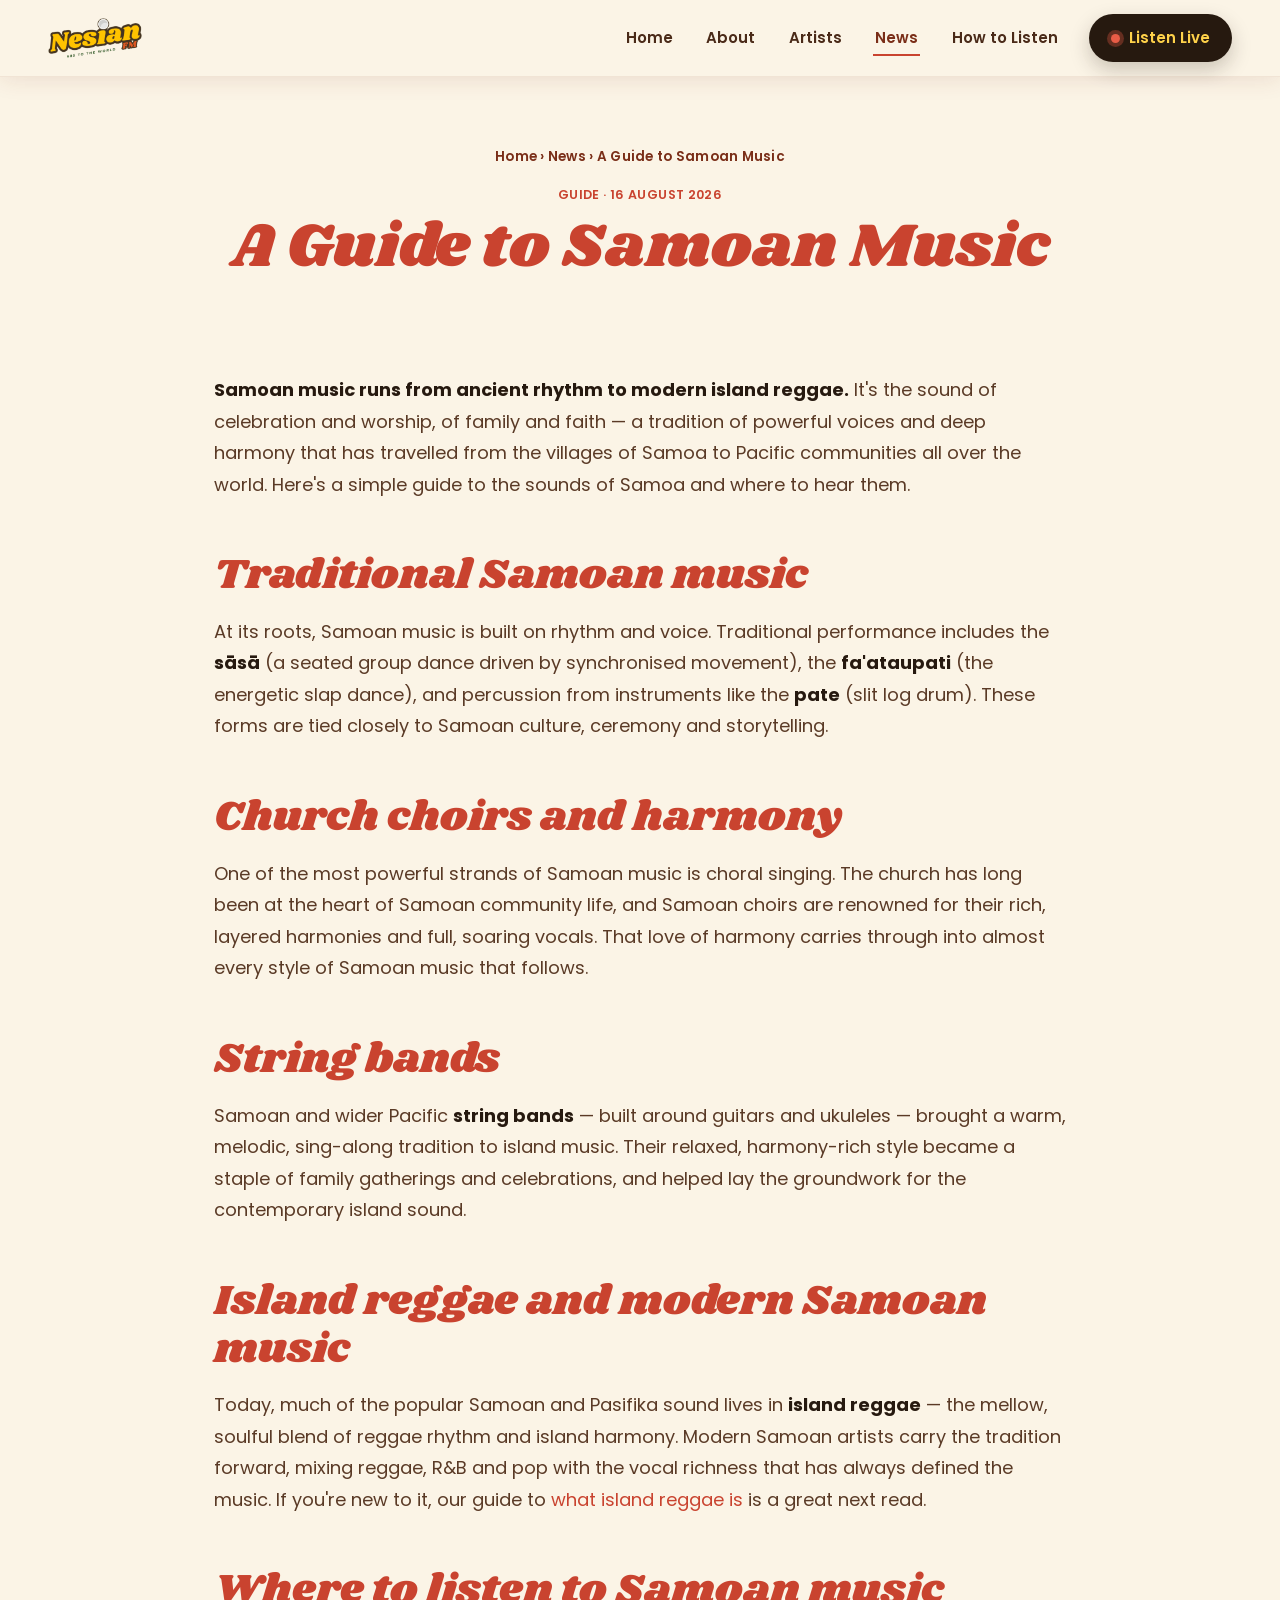
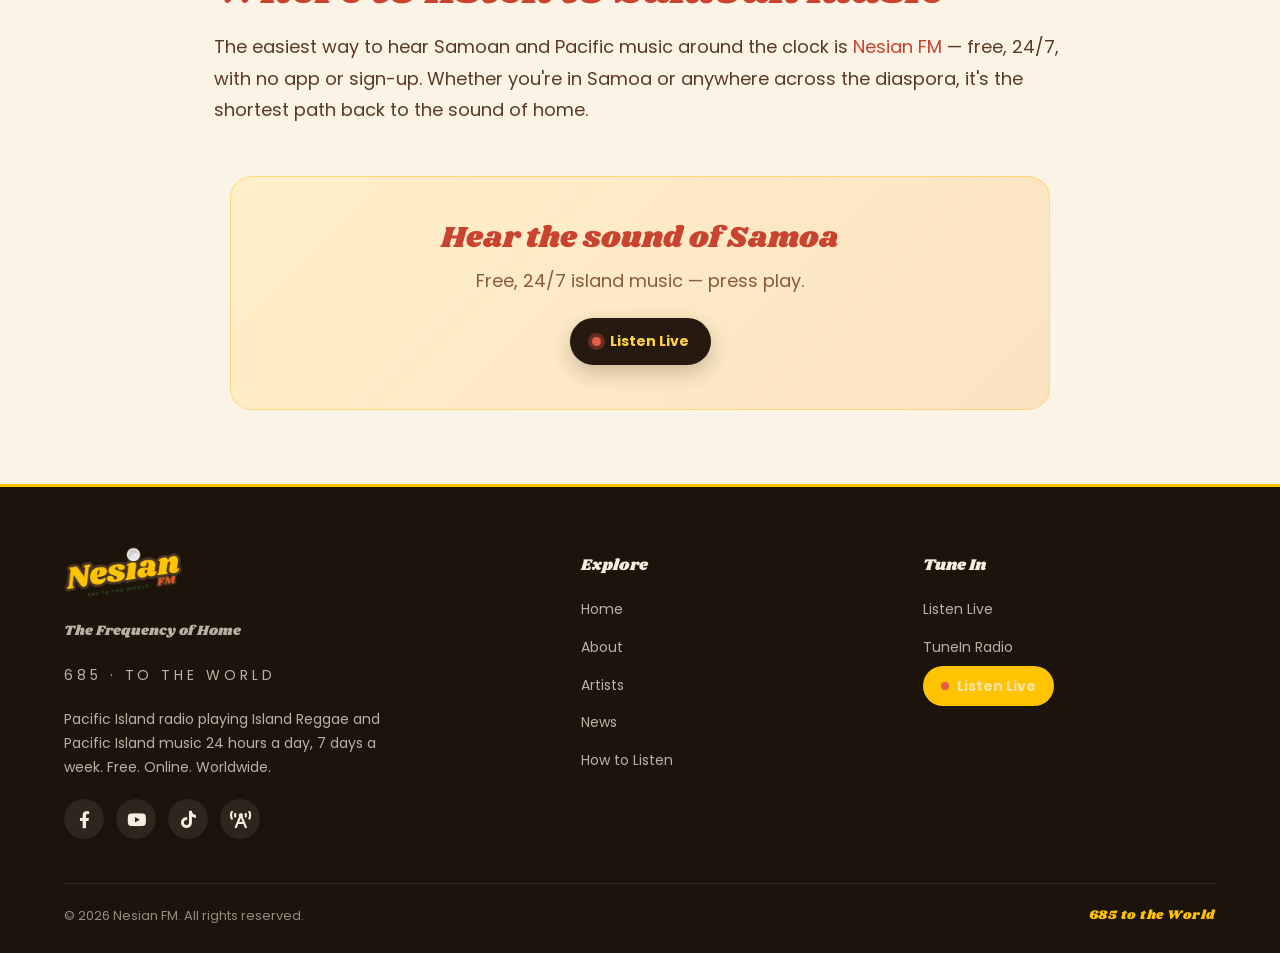
<file: news/samoan-music-guide/index.html>
<!DOCTYPE html>
<html lang="en-AU">
<head>
<meta charset="UTF-8">
<meta name="viewport" content="width=device-width, initial-scale=1.0, viewport-fit=cover">
<title>A Guide to Samoan Music: From Church Choirs to Island Reggae | Nesian FM</title>
<meta name="description" content="A guide to Samoan music — from traditional sāsā and church choirs to string bands and modern island reggae. Discover the sound of Samoa and where to listen free on Nesian FM.">
<link rel="canonical" href="https://nesianfm.com/news/samoan-music-guide/">
<meta name="robots" content="index, follow, max-image-preview:large">
<meta property="og:type" content="article">
<meta property="og:title" content="A Guide to Samoan Music: From Church Choirs to Island Reggae">
<meta property="og:description" content="From traditional sāsā and church choirs to island reggae — a guide to the sound of Samoa, and where to listen free.">
<meta property="og:url" content="https://nesianfm.com/news/samoan-music-guide/">
<meta property="og:image" content="https://nesianfm.com/wp-content/uploads/2026/04/Nesian-Feed-on-the-Beach-1024x683.jpg">
<meta property="og:site_name" content="Nesian FM">
<link rel="icon" href="/wp-content/uploads/2026/04/Favicon-150x150.png" sizes="150x150">
<link rel="preconnect" href="https://fonts.googleapis.com">
<link rel="preconnect" href="https://fonts.gstatic.com" crossorigin>
<link href="https://fonts.googleapis.com/css2?family=Montserrat:wght@400;500;600;700&family=Poppins:wght@400;500;600;700&display=swap" rel="stylesheet">
<link rel="stylesheet" href="https://cdnjs.cloudflare.com/ajax/libs/font-awesome/5.15.4/css/all.min.css">
<link rel="stylesheet" href="/assets/site.css">
<script type="application/ld+json">
{"@context":"https://schema.org","@graph":[
{"@type":"BlogPosting","@id":"https://nesianfm.com/news/samoan-music-guide/","headline":"A Guide to Samoan Music: From Church Choirs to Island Reggae","description":"A guide to Samoan music — from traditional sāsā and church choirs to string bands and modern island reggae.","datePublished":"2026-08-16","dateModified":"2026-08-16","author":{"@id":"https://nesianfm.com/#organization"},"publisher":{"@id":"https://nesianfm.com/#organization"},"image":"https://nesianfm.com/wp-content/uploads/2026/04/Nesian-Feed-on-the-Beach-1024x683.jpg","mainEntityOfPage":"https://nesianfm.com/news/samoan-music-guide/","inLanguage":"en-AU"},
{"@type":"BreadcrumbList","itemListElement":[
{"@type":"ListItem","position":1,"name":"Home","item":"https://nesianfm.com/"},
{"@type":"ListItem","position":2,"name":"News","item":"https://nesianfm.com/news/"},
{"@type":"ListItem","position":3,"name":"A Guide to Samoan Music"}]}
]}
</script>
<link rel="manifest" href="/manifest.json">
<meta name="theme-color" content="#120d0a">
<link rel="apple-touch-icon" href="/wp-content/uploads/2026/04/NESIAN-FM-LOGO-512-x-512-px.png">
<meta name="apple-mobile-web-app-capable" content="yes">
<meta name="mobile-web-app-capable" content="yes">
<meta name="apple-mobile-web-app-status-bar-style" content="black-translucent">
<meta name="apple-mobile-web-app-title" content="Nesian FM">
</head>
<body>
<header class="nfm-header" id="nfm-header">
  <a href="/" class="nfm-logo" aria-label="Nesian FM home"><img src="/wp-content/uploads/2026/04/NESIAN-FM-Transparent-300x127.png" alt="Nesian FM"></a>
  <button class="nfm-burger" id="nfm-burger" aria-label="Toggle menu" aria-expanded="false"><span></span><span></span><span></span></button>
  <nav class="nfm-nav" id="nfm-nav">
    <a href="/">Home</a>
    <a href="/about/">About</a>
    <a href="/artists/">Artists</a>
    <a href="/news/" class="nfm-active">News</a>
    <a href="/how-to-listen/">How to Listen</a>
    <a href="/?play=1" class="nfm-live"><span class="nfm-dot"></span>Listen Live</a>
  </nav>
</header>

<header class="nfm-article-head">
  <p class="nfm-crumb"><a href="/">Home</a> &rsaquo; <a href="/news/">News</a> &rsaquo; A Guide to Samoan Music</p>
  <p class="nfm-post-meta">Guide &middot; 16 August 2026</p>
  <h1>A Guide to Samoan Music</h1>
</header>

<main class="nfm-content">
  <p><strong>Samoan music runs from ancient rhythm to modern island reggae.</strong> It's the sound of celebration and worship, of family and faith — a tradition of powerful voices and deep harmony that has travelled from the villages of Samoa to Pacific communities all over the world. Here's a simple guide to the sounds of Samoa and where to hear them.</p>

  <h2>Traditional Samoan music</h2>
  <p>At its roots, Samoan music is built on rhythm and voice. Traditional performance includes the <strong>sāsā</strong> (a seated group dance driven by synchronised movement), the <strong>fa'ataupati</strong> (the energetic slap dance), and percussion from instruments like the <strong>pate</strong> (slit log drum). These forms are tied closely to Samoan culture, ceremony and storytelling.</p>

  <h2>Church choirs and harmony</h2>
  <p>One of the most powerful strands of Samoan music is choral singing. The church has long been at the heart of Samoan community life, and Samoan choirs are renowned for their rich, layered harmonies and full, soaring vocals. That love of harmony carries through into almost every style of Samoan music that follows.</p>

  <h2>String bands</h2>
  <p>Samoan and wider Pacific <strong>string bands</strong> — built around guitars and ukuleles — brought a warm, melodic, sing-along tradition to island music. Their relaxed, harmony-rich style became a staple of family gatherings and celebrations, and helped lay the groundwork for the contemporary island sound.</p>

  <h2>Island reggae and modern Samoan music</h2>
  <p>Today, much of the popular Samoan and Pasifika sound lives in <strong>island reggae</strong> — the mellow, soulful blend of reggae rhythm and island harmony. Modern Samoan artists carry the tradition forward, mixing reggae, R&amp;B and pop with the vocal richness that has always defined the music. If you're new to it, our guide to <a href="/news/what-is-island-reggae/">what island reggae is</a> is a great next read.</p>

  <h2>Where to listen to Samoan music</h2>
  <p>The easiest way to hear Samoan and Pacific music around the clock is <a href="/">Nesian FM</a> — free, 24/7, with no app or sign-up. Whether you're in Samoa or anywhere across the diaspora, it's the shortest path back to the sound of home.</p>

  <div class="nfm-cta">
    <h2>Hear the sound of Samoa</h2>
    <p>Free, 24/7 island music — press play.</p>
    <a href="/?play=1" class="nfm-live"><span class="nfm-dot"></span>Listen Live</a>
  </div>
</main>

<footer class="nfm-footer">
  <div class="nfm-foot-grid">
    <div class="nfm-foot-brand">
      <img src="/wp-content/uploads/2026/04/NESIAN-FM-Transparent-300x127.png" alt="Nesian FM">
      <p class="nfm-tagline">The Frequency of Home</p>
      <p class="nfm-subtag">685 &middot; To The World</p>
      <p>Pacific Island radio playing Island Reggae and Pacific Island music 24 hours a day, 7 days a week. Free. Online. Worldwide.</p>
      <div class="nfm-socials">
        <a href="https://www.facebook.com/nesianfm" aria-label="Facebook" target="_blank" rel="noopener"><i class="fab fa-facebook-f"></i></a>
        <a href="https://www.youtube.com/@TamaVaiusu" aria-label="YouTube" target="_blank" rel="noopener"><i class="fab fa-youtube"></i></a>
        <a href="https://www.tiktok.com/@tama.vaiusu" aria-label="TikTok" target="_blank" rel="noopener"><i class="fab fa-tiktok"></i></a>
        <a href="https://tunein.com/radio/Nesian-FM-s354598/" aria-label="Listen on TuneIn" target="_blank" rel="noopener"><i class="fas fa-broadcast-tower"></i></a>
      </div>
    </div>
    <div class="nfm-foot-col"><h4>Explore</h4><ul>
      <li><a href="/">Home</a></li>
      <li><a href="/about/">About</a></li>
      <li><a href="/artists/">Artists</a></li>
      <li><a href="/news/">News</a></li>
      <li><a href="/how-to-listen/">How to Listen</a></li>
    </ul></div>
    <div class="nfm-foot-col"><h4>Tune In</h4><ul>
      <li><a href="/?play=1">Listen Live</a></li>
      <li><a href="https://tunein.com/radio/Nesian-FM-s354598/" target="_blank" rel="noopener">TuneIn Radio</a></li>
    </ul>
    <a href="/?play=1" class="nfm-foot-live"><span class="nfm-dot"></span>Listen Live</a></div>
  </div>
  <div class="nfm-foot-bottom"><p>&copy; 2026 Nesian FM. All rights reserved.</p><p class="nfm-685">685 to the World</p></div>
</footer>

<script>
(function(){var h=document.getElementById('nfm-header'),b=document.getElementById('nfm-burger');
b&&b.addEventListener('click',function(){var o=h.classList.toggle('nfm-open');b.setAttribute('aria-expanded',o?'true':'false');});
document.querySelectorAll('.nfm-nav a').forEach(function(a){a.addEventListener('click',function(){h.classList.remove('nfm-open');});});})();
</script>
<script>if("serviceWorker" in navigator){window.addEventListener("load",function(){navigator.serviceWorker.register("/sw.js").catch(function(){});});}</script>
</body>
</html>
</file>
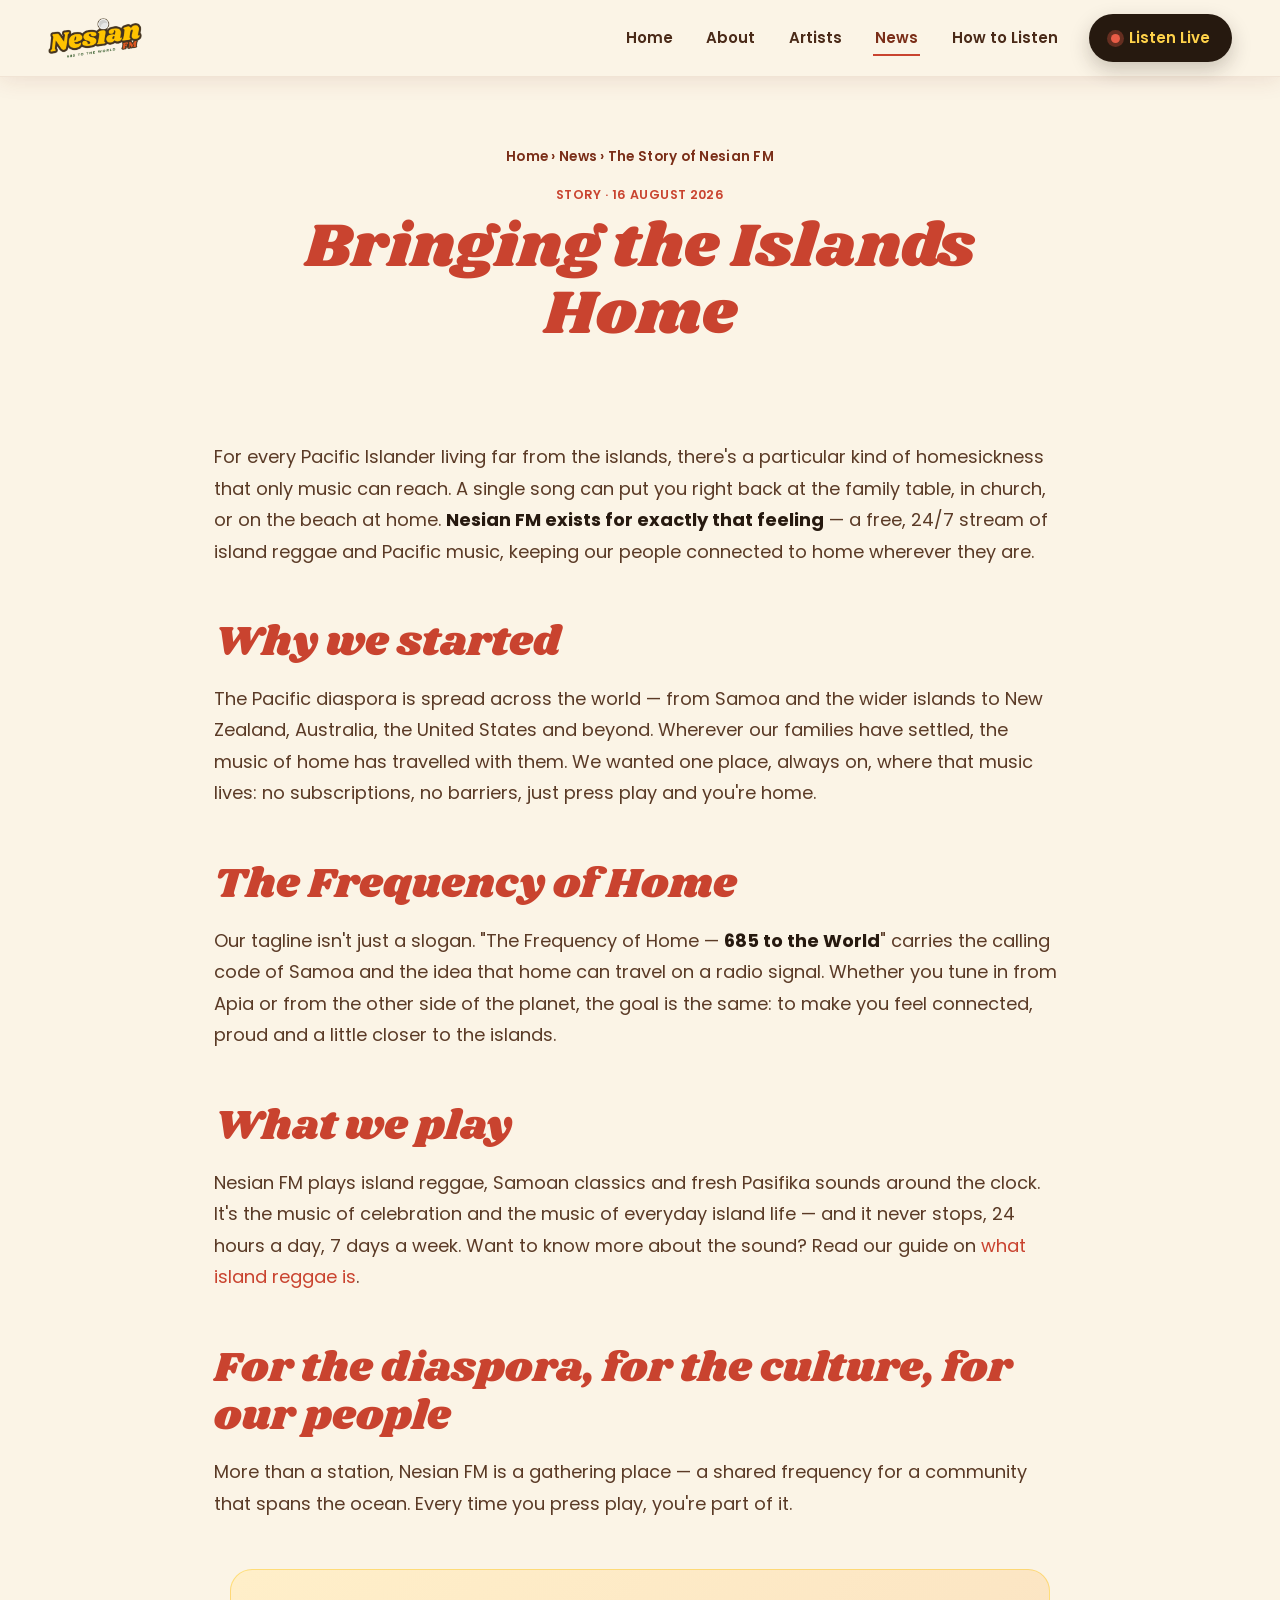
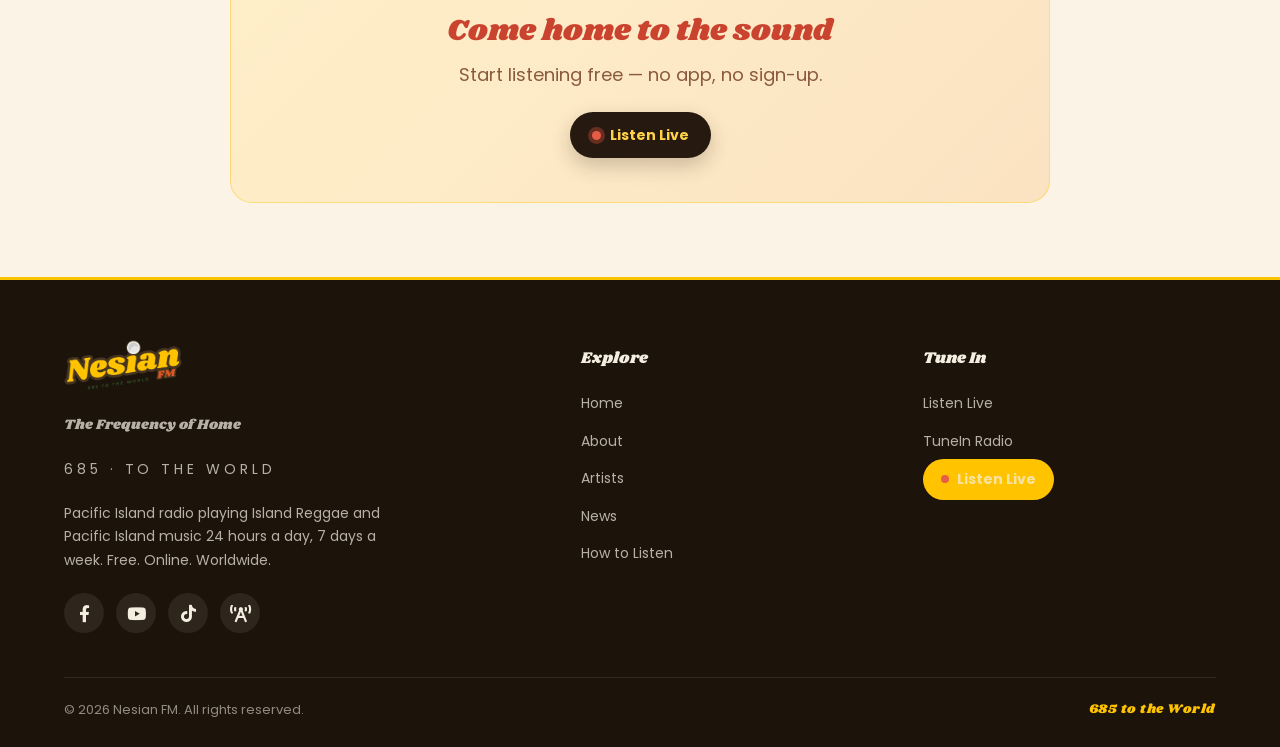
<file: news/the-story-of-nesian-fm/index.html>
<!DOCTYPE html>
<html lang="en-AU">
<head>
<meta charset="UTF-8">
<meta name="viewport" content="width=device-width, initial-scale=1.0, viewport-fit=cover">
<title>Bringing the Islands Home: The Story of Nesian FM | Nesian FM</title>
<meta name="description" content="The story of Nesian FM — why we built a free 24/7 Pacific Island radio station, and what 'The Frequency of Home — 685 to the World' means for the diaspora.">
<link rel="canonical" href="https://nesianfm.com/news/the-story-of-nesian-fm/">
<meta name="robots" content="index, follow, max-image-preview:large">
<meta property="og:type" content="article">
<meta property="og:title" content="Bringing the Islands Home: The Story of Nesian FM">
<meta property="og:description" content="Why we built a free 24/7 Pacific Island radio station — and what 'The Frequency of Home' means for our people across the world.">
<meta property="og:url" content="https://nesianfm.com/news/the-story-of-nesian-fm/">
<meta property="og:image" content="https://nesianfm.com/wp-content/uploads/2026/04/Nesian-FB-1024x683.jpg">
<meta property="og:site_name" content="Nesian FM">
<link rel="icon" href="/wp-content/uploads/2026/04/Favicon-150x150.png" sizes="150x150">
<link rel="preconnect" href="https://fonts.googleapis.com">
<link rel="preconnect" href="https://fonts.gstatic.com" crossorigin>
<link href="https://fonts.googleapis.com/css2?family=Montserrat:wght@400;500;600;700&family=Poppins:wght@400;500;600;700&display=swap" rel="stylesheet">
<link rel="stylesheet" href="https://cdnjs.cloudflare.com/ajax/libs/font-awesome/5.15.4/css/all.min.css">
<link rel="stylesheet" href="/assets/site.css">
<script type="application/ld+json">
{"@context":"https://schema.org","@graph":[
{"@type":"BlogPosting","@id":"https://nesianfm.com/news/the-story-of-nesian-fm/","headline":"Bringing the Islands Home: The Story of Nesian FM","description":"Why we built a free 24/7 Pacific Island radio station, and what 'The Frequency of Home' means for the diaspora.","datePublished":"2026-08-16","dateModified":"2026-08-16","author":{"@id":"https://nesianfm.com/#organization"},"publisher":{"@id":"https://nesianfm.com/#organization"},"image":"https://nesianfm.com/wp-content/uploads/2026/04/Nesian-FB-1024x683.jpg","mainEntityOfPage":"https://nesianfm.com/news/the-story-of-nesian-fm/","inLanguage":"en-AU"},
{"@type":"BreadcrumbList","itemListElement":[
{"@type":"ListItem","position":1,"name":"Home","item":"https://nesianfm.com/"},
{"@type":"ListItem","position":2,"name":"News","item":"https://nesianfm.com/news/"},
{"@type":"ListItem","position":3,"name":"The Story of Nesian FM"}]}
]}
</script>
<link rel="manifest" href="/manifest.json">
<meta name="theme-color" content="#120d0a">
<link rel="apple-touch-icon" href="/wp-content/uploads/2026/04/NESIAN-FM-LOGO-512-x-512-px.png">
<meta name="apple-mobile-web-app-capable" content="yes">
<meta name="mobile-web-app-capable" content="yes">
<meta name="apple-mobile-web-app-status-bar-style" content="black-translucent">
<meta name="apple-mobile-web-app-title" content="Nesian FM">
</head>
<body>
<header class="nfm-header" id="nfm-header">
  <a href="/" class="nfm-logo" aria-label="Nesian FM home"><img src="/wp-content/uploads/2026/04/NESIAN-FM-Transparent-300x127.png" alt="Nesian FM"></a>
  <button class="nfm-burger" id="nfm-burger" aria-label="Toggle menu" aria-expanded="false"><span></span><span></span><span></span></button>
  <nav class="nfm-nav" id="nfm-nav">
    <a href="/">Home</a>
    <a href="/about/">About</a>
    <a href="/artists/">Artists</a>
    <a href="/news/" class="nfm-active">News</a>
    <a href="/how-to-listen/">How to Listen</a>
    <a href="/?play=1" class="nfm-live"><span class="nfm-dot"></span>Listen Live</a>
  </nav>
</header>

<header class="nfm-article-head">
  <p class="nfm-crumb"><a href="/">Home</a> &rsaquo; <a href="/news/">News</a> &rsaquo; The Story of Nesian FM</p>
  <p class="nfm-post-meta">Story &middot; 16 August 2026</p>
  <h1>Bringing the Islands Home</h1>
</header>

<main class="nfm-content">
  <p>For every Pacific Islander living far from the islands, there's a particular kind of homesickness that only music can reach. A single song can put you right back at the family table, in church, or on the beach at home. <strong>Nesian FM exists for exactly that feeling</strong> — a free, 24/7 stream of island reggae and Pacific music, keeping our people connected to home wherever they are.</p>

  <h2>Why we started</h2>
  <p>The Pacific diaspora is spread across the world — from Samoa and the wider islands to New Zealand, Australia, the United States and beyond. Wherever our families have settled, the music of home has travelled with them. We wanted one place, always on, where that music lives: no subscriptions, no barriers, just press play and you're home.</p>

  <h2>The Frequency of Home</h2>
  <p>Our tagline isn't just a slogan. "The Frequency of Home — <strong>685 to the World</strong>" carries the calling code of Samoa and the idea that home can travel on a radio signal. Whether you tune in from Apia or from the other side of the planet, the goal is the same: to make you feel connected, proud and a little closer to the islands.</p>

  <h2>What we play</h2>
  <p>Nesian FM plays island reggae, Samoan classics and fresh Pasifika sounds around the clock. It's the music of celebration and the music of everyday island life — and it never stops, 24 hours a day, 7 days a week. Want to know more about the sound? Read our guide on <a href="/news/what-is-island-reggae/">what island reggae is</a>.</p>

  <h2>For the diaspora, for the culture, for our people</h2>
  <p>More than a station, Nesian FM is a gathering place — a shared frequency for a community that spans the ocean. Every time you press play, you're part of it.</p>

  <div class="nfm-cta">
    <h2>Come home to the sound</h2>
    <p>Start listening free — no app, no sign-up.</p>
    <a href="/?play=1" class="nfm-live"><span class="nfm-dot"></span>Listen Live</a>
  </div>
</main>

<footer class="nfm-footer">
  <div class="nfm-foot-grid">
    <div class="nfm-foot-brand">
      <img src="/wp-content/uploads/2026/04/NESIAN-FM-Transparent-300x127.png" alt="Nesian FM">
      <p class="nfm-tagline">The Frequency of Home</p>
      <p class="nfm-subtag">685 &middot; To The World</p>
      <p>Pacific Island radio playing Island Reggae and Pacific Island music 24 hours a day, 7 days a week. Free. Online. Worldwide.</p>
      <div class="nfm-socials">
        <a href="https://www.facebook.com/nesianfm" aria-label="Facebook" target="_blank" rel="noopener"><i class="fab fa-facebook-f"></i></a>
        <a href="https://www.youtube.com/@TamaVaiusu" aria-label="YouTube" target="_blank" rel="noopener"><i class="fab fa-youtube"></i></a>
        <a href="https://www.tiktok.com/@tama.vaiusu" aria-label="TikTok" target="_blank" rel="noopener"><i class="fab fa-tiktok"></i></a>
        <a href="https://tunein.com/radio/Nesian-FM-s354598/" aria-label="Listen on TuneIn" target="_blank" rel="noopener"><i class="fas fa-broadcast-tower"></i></a>
      </div>
    </div>
    <div class="nfm-foot-col"><h4>Explore</h4><ul>
      <li><a href="/">Home</a></li>
      <li><a href="/about/">About</a></li>
      <li><a href="/artists/">Artists</a></li>
      <li><a href="/news/">News</a></li>
      <li><a href="/how-to-listen/">How to Listen</a></li>
    </ul></div>
    <div class="nfm-foot-col"><h4>Tune In</h4><ul>
      <li><a href="/?play=1">Listen Live</a></li>
      <li><a href="https://tunein.com/radio/Nesian-FM-s354598/" target="_blank" rel="noopener">TuneIn Radio</a></li>
    </ul>
    <a href="/?play=1" class="nfm-foot-live"><span class="nfm-dot"></span>Listen Live</a></div>
  </div>
  <div class="nfm-foot-bottom"><p>&copy; 2026 Nesian FM. All rights reserved.</p><p class="nfm-685">685 to the World</p></div>
</footer>

<script>
(function(){var h=document.getElementById('nfm-header'),b=document.getElementById('nfm-burger');
b&&b.addEventListener('click',function(){var o=h.classList.toggle('nfm-open');b.setAttribute('aria-expanded',o?'true':'false');});
document.querySelectorAll('.nfm-nav a').forEach(function(a){a.addEventListener('click',function(){h.classList.remove('nfm-open');});});})();
</script>
<script>if("serviceWorker" in navigator){window.addEventListener("load",function(){navigator.serviceWorker.register("/sw.js").catch(function(){});});}</script>
</body>
</html>
</file>
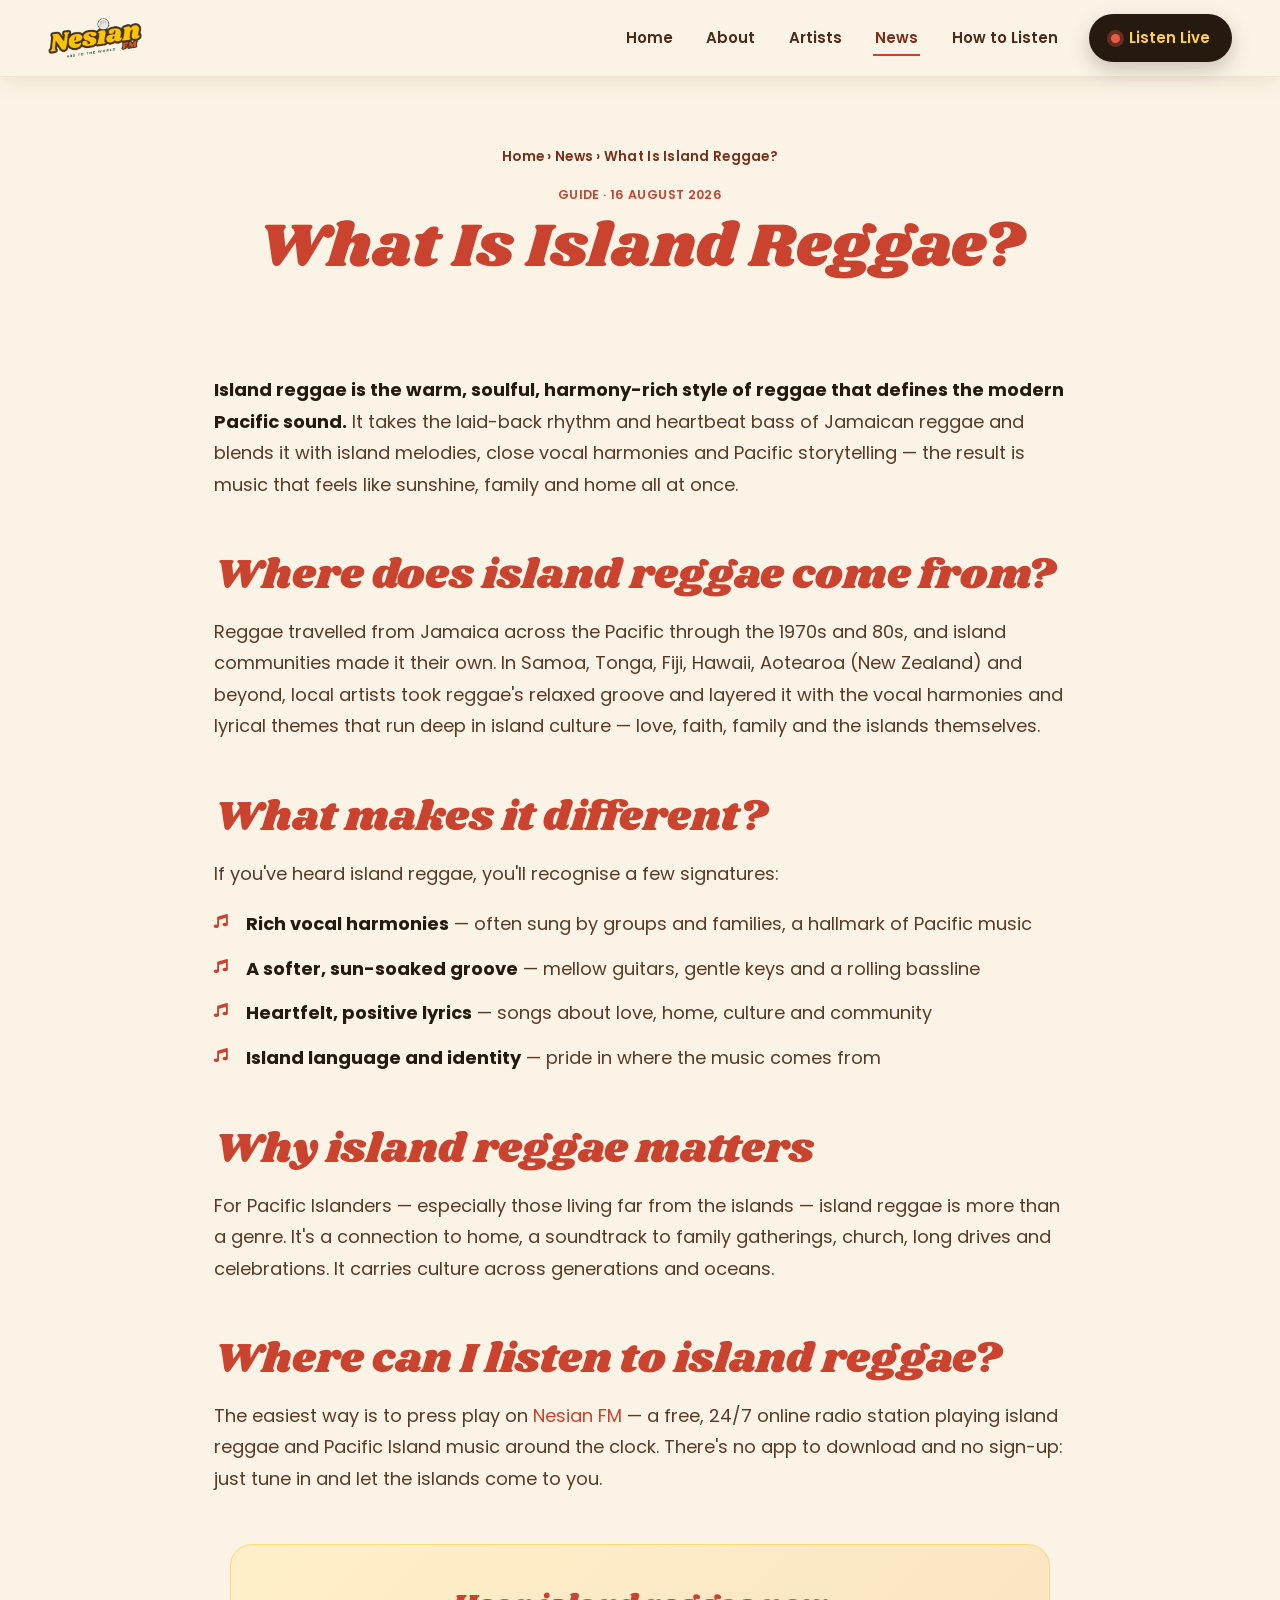
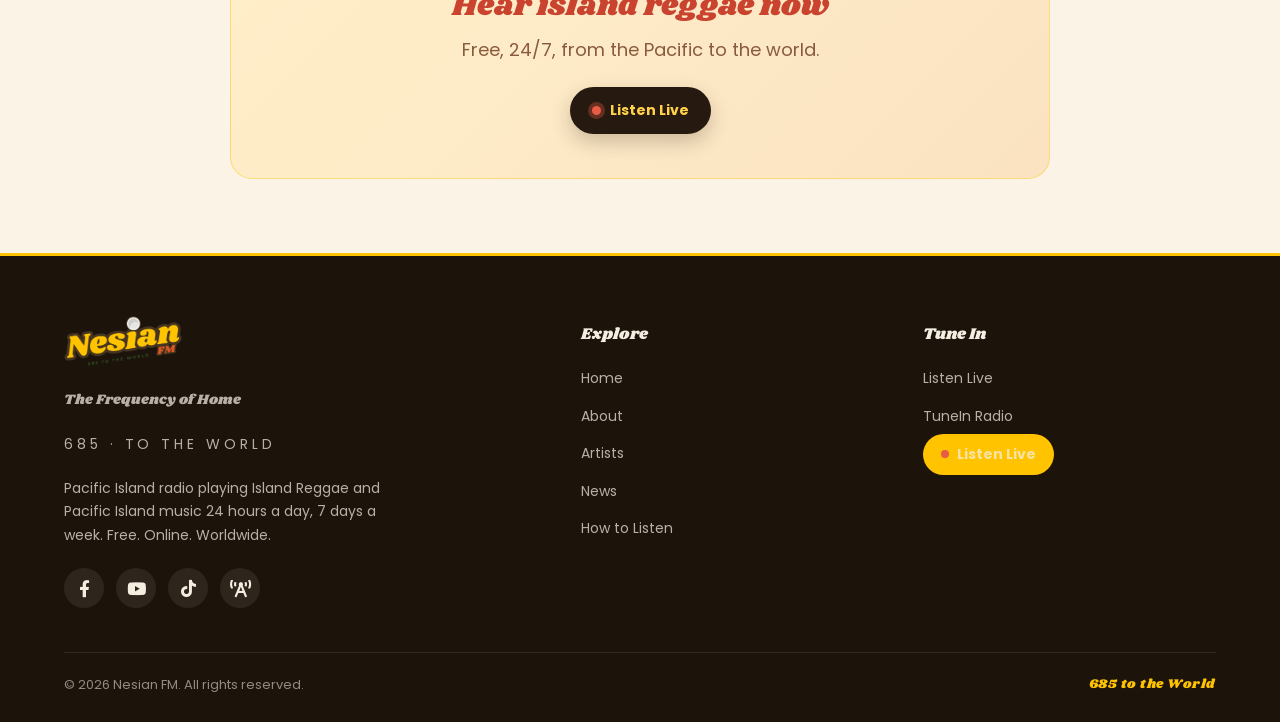
<file: news/what-is-island-reggae/index.html>
<!DOCTYPE html>
<html lang="en-AU">
<head>
<meta charset="UTF-8">
<meta name="viewport" content="width=device-width, initial-scale=1.0, viewport-fit=cover">
<title>What Is Island Reggae? A Guide to the Pacific's Signature Sound | Nesian FM</title>
<meta name="description" content="What is island reggae? A simple guide to the warm, soulful reggae sound of the Pacific — its roots, what makes it unique, and where to listen for free on Nesian FM.">
<link rel="canonical" href="https://nesianfm.com/news/what-is-island-reggae/">
<meta name="robots" content="index, follow, max-image-preview:large">
<meta property="og:type" content="article">
<meta property="og:title" content="What Is Island Reggae? A Guide to the Pacific's Signature Sound">
<meta property="og:description" content="A simple guide to island reggae — the warm, soulful sound of the Pacific, and where to listen free on Nesian FM.">
<meta property="og:url" content="https://nesianfm.com/news/what-is-island-reggae/">
<meta property="og:image" content="https://nesianfm.com/wp-content/uploads/2026/04/Nesian-Feed-on-the-Beach-1024x683.jpg">
<meta property="og:site_name" content="Nesian FM">
<link rel="icon" href="/wp-content/uploads/2026/04/Favicon-150x150.png" sizes="150x150">
<link rel="preconnect" href="https://fonts.googleapis.com">
<link rel="preconnect" href="https://fonts.gstatic.com" crossorigin>
<link href="https://fonts.googleapis.com/css2?family=Montserrat:wght@400;500;600;700&family=Poppins:wght@400;500;600;700&display=swap" rel="stylesheet">
<link rel="stylesheet" href="https://cdnjs.cloudflare.com/ajax/libs/font-awesome/5.15.4/css/all.min.css">
<link rel="stylesheet" href="/assets/site.css">
<script type="application/ld+json">
{"@context":"https://schema.org","@graph":[
{"@type":"BlogPosting","@id":"https://nesianfm.com/news/what-is-island-reggae/","headline":"What Is Island Reggae? A Guide to the Pacific's Signature Sound","description":"A simple guide to island reggae — its roots, what makes it unique, and where to listen for free on Nesian FM.","datePublished":"2026-08-16","dateModified":"2026-08-16","author":{"@id":"https://nesianfm.com/#organization"},"publisher":{"@id":"https://nesianfm.com/#organization"},"image":"https://nesianfm.com/wp-content/uploads/2026/04/Nesian-Feed-on-the-Beach-1024x683.jpg","mainEntityOfPage":"https://nesianfm.com/news/what-is-island-reggae/","inLanguage":"en-AU"},
{"@type":"BreadcrumbList","itemListElement":[
{"@type":"ListItem","position":1,"name":"Home","item":"https://nesianfm.com/"},
{"@type":"ListItem","position":2,"name":"News","item":"https://nesianfm.com/news/"},
{"@type":"ListItem","position":3,"name":"What Is Island Reggae?"}]}
]}
</script>
<link rel="manifest" href="/manifest.json">
<meta name="theme-color" content="#120d0a">
<link rel="apple-touch-icon" href="/wp-content/uploads/2026/04/NESIAN-FM-LOGO-512-x-512-px.png">
<meta name="apple-mobile-web-app-capable" content="yes">
<meta name="mobile-web-app-capable" content="yes">
<meta name="apple-mobile-web-app-status-bar-style" content="black-translucent">
<meta name="apple-mobile-web-app-title" content="Nesian FM">
</head>
<body>
<header class="nfm-header" id="nfm-header">
  <a href="/" class="nfm-logo" aria-label="Nesian FM home"><img src="/wp-content/uploads/2026/04/NESIAN-FM-Transparent-300x127.png" alt="Nesian FM"></a>
  <button class="nfm-burger" id="nfm-burger" aria-label="Toggle menu" aria-expanded="false"><span></span><span></span><span></span></button>
  <nav class="nfm-nav" id="nfm-nav">
    <a href="/">Home</a>
    <a href="/about/">About</a>
    <a href="/artists/">Artists</a>
    <a href="/news/" class="nfm-active">News</a>
    <a href="/how-to-listen/">How to Listen</a>
    <a href="/?play=1" class="nfm-live"><span class="nfm-dot"></span>Listen Live</a>
  </nav>
</header>

<header class="nfm-article-head">
  <p class="nfm-crumb"><a href="/">Home</a> &rsaquo; <a href="/news/">News</a> &rsaquo; What Is Island Reggae?</p>
  <p class="nfm-post-meta">Guide &middot; 16 August 2026</p>
  <h1>What Is Island Reggae?</h1>
</header>

<main class="nfm-content">
  <p><strong>Island reggae is the warm, soulful, harmony-rich style of reggae that defines the modern Pacific sound.</strong> It takes the laid-back rhythm and heartbeat bass of Jamaican reggae and blends it with island melodies, close vocal harmonies and Pacific storytelling — the result is music that feels like sunshine, family and home all at once.</p>

  <h2>Where does island reggae come from?</h2>
  <p>Reggae travelled from Jamaica across the Pacific through the 1970s and 80s, and island communities made it their own. In Samoa, Tonga, Fiji, Hawaii, Aotearoa (New Zealand) and beyond, local artists took reggae's relaxed groove and layered it with the vocal harmonies and lyrical themes that run deep in island culture — love, faith, family and the islands themselves.</p>

  <h2>What makes it different?</h2>
  <p>If you've heard island reggae, you'll recognise a few signatures:</p>
  <ul>
    <li><strong>Rich vocal harmonies</strong> — often sung by groups and families, a hallmark of Pacific music</li>
    <li><strong>A softer, sun-soaked groove</strong> — mellow guitars, gentle keys and a rolling bassline</li>
    <li><strong>Heartfelt, positive lyrics</strong> — songs about love, home, culture and community</li>
    <li><strong>Island language and identity</strong> — pride in where the music comes from</li>
  </ul>

  <h2>Why island reggae matters</h2>
  <p>For Pacific Islanders — especially those living far from the islands — island reggae is more than a genre. It's a connection to home, a soundtrack to family gatherings, church, long drives and celebrations. It carries culture across generations and oceans.</p>

  <h2>Where can I listen to island reggae?</h2>
  <p>The easiest way is to press play on <a href="/">Nesian FM</a> — a free, 24/7 online radio station playing island reggae and Pacific Island music around the clock. There's no app to download and no sign-up: just tune in and let the islands come to you.</p>

  <div class="nfm-cta">
    <h2>Hear island reggae now</h2>
    <p>Free, 24/7, from the Pacific to the world.</p>
    <a href="/?play=1" class="nfm-live"><span class="nfm-dot"></span>Listen Live</a>
  </div>
</main>

<footer class="nfm-footer">
  <div class="nfm-foot-grid">
    <div class="nfm-foot-brand">
      <img src="/wp-content/uploads/2026/04/NESIAN-FM-Transparent-300x127.png" alt="Nesian FM">
      <p class="nfm-tagline">The Frequency of Home</p>
      <p class="nfm-subtag">685 &middot; To The World</p>
      <p>Pacific Island radio playing Island Reggae and Pacific Island music 24 hours a day, 7 days a week. Free. Online. Worldwide.</p>
      <div class="nfm-socials">
        <a href="https://www.facebook.com/nesianfm" aria-label="Facebook" target="_blank" rel="noopener"><i class="fab fa-facebook-f"></i></a>
        <a href="https://www.youtube.com/@TamaVaiusu" aria-label="YouTube" target="_blank" rel="noopener"><i class="fab fa-youtube"></i></a>
        <a href="https://www.tiktok.com/@tama.vaiusu" aria-label="TikTok" target="_blank" rel="noopener"><i class="fab fa-tiktok"></i></a>
        <a href="https://tunein.com/radio/Nesian-FM-s354598/" aria-label="Listen on TuneIn" target="_blank" rel="noopener"><i class="fas fa-broadcast-tower"></i></a>
      </div>
    </div>
    <div class="nfm-foot-col"><h4>Explore</h4><ul>
      <li><a href="/">Home</a></li>
      <li><a href="/about/">About</a></li>
      <li><a href="/artists/">Artists</a></li>
      <li><a href="/news/">News</a></li>
      <li><a href="/how-to-listen/">How to Listen</a></li>
    </ul></div>
    <div class="nfm-foot-col"><h4>Tune In</h4><ul>
      <li><a href="/?play=1">Listen Live</a></li>
      <li><a href="https://tunein.com/radio/Nesian-FM-s354598/" target="_blank" rel="noopener">TuneIn Radio</a></li>
    </ul>
    <a href="/?play=1" class="nfm-foot-live"><span class="nfm-dot"></span>Listen Live</a></div>
  </div>
  <div class="nfm-foot-bottom"><p>&copy; 2026 Nesian FM. All rights reserved.</p><p class="nfm-685">685 to the World</p></div>
</footer>

<script>
(function(){var h=document.getElementById('nfm-header'),b=document.getElementById('nfm-burger');
b&&b.addEventListener('click',function(){var o=h.classList.toggle('nfm-open');b.setAttribute('aria-expanded',o?'true':'false');});
document.querySelectorAll('.nfm-nav a').forEach(function(a){a.addEventListener('click',function(){h.classList.remove('nfm-open');});});})();
</script>
<script>if("serviceWorker" in navigator){window.addEventListener("load",function(){navigator.serviceWorker.register("/sw.js").catch(function(){});});}</script>
</body>
</html>
</file>
<file: assets/site.css>
/* ===== Nesian FM — shared site styles (warm island theme) ===== */
@font-face{
  font-family:'Shrikhand';font-style:normal;font-weight:400;font-display:swap;
  src:url('/fonts/Shrikhand-Latin.woff2') format('woff2');
}
:root{
  --cream:#FBF4E6;--ink:#26190F;--gold:#FFC300;--gold2:#FFD24A;
  --coral:#C9432F;--coral2:#E85C46;--warm:#7A2E18;--sub:#8A5A3E;
  --footer:#1C130B;--card:#FFFCF4;--line:#EAD9B8;
}
*{box-sizing:border-box;}
html{scroll-behavior:smooth;}
body{margin:0;background:var(--cream);color:var(--ink);
  font-family:'Poppins','Montserrat',-apple-system,BlinkMacSystemFont,sans-serif;
  -webkit-font-smoothing:antialiased;line-height:1.6;}
a{color:var(--coral);text-decoration:none;}
a:hover{color:#a8410f;}

/* ---------- Header (warm bar) ---------- */
.nfm-header{position:fixed;top:0;left:0;right:0;z-index:9999;display:flex;align-items:center;gap:24px;
  padding:14px clamp(16px,4vw,48px);transition:background .3s ease,box-shadow .3s ease,padding .3s ease;
  background-color:rgba(251,244,230,.9);backdrop-filter:blur(10px);-webkit-backdrop-filter:blur(10px);
  box-shadow:0 2px 22px rgba(122,46,24,.12);border-bottom:1px solid rgba(122,46,24,.08);}
.nfm-logo{display:flex;align-items:center;flex:0 0 auto;}
.nfm-logo img{height:40px;width:auto;display:block;}
.nfm-nav{display:flex;align-items:center;gap:clamp(14px,2.3vw,36px);margin-left:auto;}
.nfm-nav a{color:#4A2A18;font-weight:600;font-size:15px;position:relative;padding:6px 2px;transition:color .2s ease;white-space:nowrap;}
.nfm-nav a::after{content:"";position:absolute;left:0;bottom:0;height:2px;width:0;background:var(--coral);transition:width .25s ease;}
.nfm-nav a:hover,.nfm-nav a.nfm-active{color:var(--warm);}
.nfm-nav a:hover::after,.nfm-nav a.nfm-active::after{width:100%;}
.nfm-live{display:inline-flex;align-items:center;gap:9px;background:var(--ink);color:var(--gold2);
  font-weight:700;font-size:14px;font-family:inherit;padding:12px 22px;border-radius:999px;border:none;cursor:pointer;text-decoration:none;
  box-shadow:0 8px 20px rgba(38,25,15,.22);transition:transform .15s ease,box-shadow .2s ease;}
.nfm-live:hover{transform:translateY(-1px);box-shadow:0 10px 24px rgba(38,25,15,.3);color:var(--gold2);}
.nfm-live .nfm-dot{width:9px;height:9px;border-radius:50%;background:var(--coral2);box-shadow:0 0 0 4px rgba(232,92,70,.32);}
/* the Listen Live button is an <a> inside .nfm-nav — re-assert its own styles over the nav-link rules */
.nfm-nav a.nfm-live{color:var(--gold2)!important;padding:12px 22px!important;text-decoration:none!important;outline:none;}
.nfm-nav a.nfm-live:hover,.nfm-nav a.nfm-live.nfm-active{color:var(--gold2)!important;}
.nfm-nav a.nfm-live::after,.nfm-nav a.nfm-live:hover::after{content:none!important;display:none!important;width:0!important;}
@keyframes nfm-pulse{0%{box-shadow:0 0 0 0 rgba(232,92,70,.55)}70%{box-shadow:0 0 0 8px rgba(232,92,70,0)}100%{box-shadow:0 0 0 0 rgba(232,92,70,0)}}
.nfm-burger{display:none;flex-direction:column;gap:5px;background:none;border:0;cursor:pointer;padding:6px;margin-left:auto;}
.nfm-burger span{width:26px;height:2px;background:var(--warm);border-radius:2px;transition:transform .25s ease,opacity .2s ease;}
.nfm-header.nfm-open .nfm-burger span:nth-child(1){transform:translateY(7px) rotate(45deg);}
.nfm-header.nfm-open .nfm-burger span:nth-child(2){opacity:0;}
.nfm-header.nfm-open .nfm-burger span:nth-child(3){transform:translateY(-7px) rotate(-45deg);}
@media(max-width:900px){
  .nfm-burger{display:flex;}
  .nfm-nav{position:fixed;top:0;right:0;height:100dvh;width:min(78vw,320px);flex-direction:column;
    align-items:flex-start;justify-content:center;gap:26px;padding:0 34px;margin:0;
    background:rgba(30,20,12,.98);backdrop-filter:blur(12px);transform:translateX(100%);
    transition:transform .3s cubic-bezier(.4,0,.2,1);box-shadow:-8px 0 40px rgba(0,0,0,.4);}
  .nfm-header.nfm-open .nfm-nav{transform:translateX(0);}
  .nfm-nav a{font-size:20px;color:#FBF4E6;}
  .nfm-nav .nfm-live{margin-top:10px;font-size:16px;padding:12px 26px;}
}

/* ---------- Page hero (warm gradient) ---------- */
.nfm-page-hero{padding:138px clamp(20px,5vw,80px) 66px;text-align:center;
  background:radial-gradient(125% 135% at 50% -8%, #FFE7A6 0%, #FFC64F 30%, #F6873F 66%, #E85C46 100%);}
.nfm-crumb{font-size:13.5px;letter-spacing:.02em;color:var(--warm);margin-bottom:18px;font-weight:600;}
.nfm-crumb a{color:var(--warm);}
.nfm-page-hero h1{font-family:'Shrikhand',serif;font-weight:400;color:#FFF7E6;text-shadow:0 3px 0 rgba(122,46,24,.2);
  font-size:clamp(40px,6.2vw,72px);line-height:1.02;margin:0 0 18px;}
.nfm-page-hero p{max-width:640px;margin:0 auto;color:#3A2013;font-weight:500;font-size:clamp(17px,2.2vw,20px);}

/* ---------- Content ---------- */
.nfm-content{max-width:940px;margin:0 auto;padding:64px clamp(20px,5vw,44px) 24px;}
.nfm-content h2{font-family:'Shrikhand',serif;font-weight:400;color:var(--coral);
  font-size:clamp(28px,4.4vw,42px);line-height:1.14;margin:52px 0 16px;}
.nfm-content h2:first-child{margin-top:0;}
.nfm-content h3{color:var(--warm);font-size:21px;font-weight:600;margin:30px 0 8px;}
.nfm-content p{color:#5A3A26;font-size:18px;line-height:1.75;margin:0 0 20px;}
.nfm-content strong{color:var(--ink);}
.nfm-content ul{padding-left:0;list-style:none;margin:0 0 24px;}
.nfm-content ul li{position:relative;padding-left:32px;margin-bottom:14px;color:#5A3A26;font-size:18px;line-height:1.7;}
.nfm-content ul li::before{content:"\f001";font-family:"Font Awesome 5 Free";font-weight:900;
  position:absolute;left:0;top:1px;color:var(--coral);font-size:14px;}

/* step cards */
.nfm-steps{display:grid;gap:18px;margin:8px 0 26px;}
.nfm-step{display:flex;gap:18px;align-items:flex-start;background:var(--card);
  border:1px solid var(--line);border-radius:16px;padding:22px 24px;box-shadow:0 8px 22px rgba(122,46,24,.06);}
.nfm-step-num{flex:0 0 auto;width:38px;height:38px;border-radius:50%;background:var(--ink);color:var(--gold2);
  font-weight:700;display:grid;place-items:center;font-size:17px;}
.nfm-step h3{margin:2px 0 6px;color:var(--ink);}
.nfm-step p{margin:0;font-size:15px;}

/* CTA band */
.nfm-cta{margin:50px auto;max-width:820px;text-align:center;background:linear-gradient(135deg,#FFEFC9,#FBE3C2);
  border:1px solid rgba(255,195,0,.4);border-radius:22px;padding:44px 28px;}
.nfm-cta h2{font-family:'Shrikhand',serif;font-weight:400;color:var(--coral);font-size:clamp(22px,4vw,30px);margin:0 0 10px;}
.nfm-cta p{color:var(--sub);margin:0 0 22px;}

/* ---------- Blog / News ---------- */
.nfm-blog{max-width:1120px;margin:0 auto;padding:60px clamp(20px,5vw,44px) 24px;}
.nfm-blog-grid{display:grid;grid-template-columns:repeat(auto-fill,minmax(320px,1fr));gap:28px;}
.nfm-card{display:flex;flex-direction:column;background:var(--card);border:1px solid var(--line);
  border-radius:18px;overflow:hidden;transition:transform .18s ease,border-color .2s ease,box-shadow .2s ease;box-shadow:0 10px 26px rgba(122,46,24,.07);}
.nfm-card:hover{transform:translateY(-4px);border-color:rgba(201,67,47,.4);box-shadow:0 18px 40px rgba(122,46,24,.14);}
.nfm-card-img{aspect-ratio:16/9;width:100%;object-fit:cover;background:#F6873F;}
.nfm-card-body{padding:22px 24px 26px;display:flex;flex-direction:column;flex:1;}
.nfm-post-meta{font-size:12.5px;letter-spacing:.03em;text-transform:uppercase;color:var(--coral);margin-bottom:10px;font-weight:600;}
.nfm-card h3{font-family:'Poppins',sans-serif;font-weight:600;color:var(--ink);font-size:20px;line-height:1.3;margin:0 0 10px;}
.nfm-card p{color:var(--sub);font-size:14.5px;margin:0 0 18px;flex:1;}
.nfm-card a.nfm-readmore{color:var(--coral);font-weight:600;font-size:14px;align-self:flex-start;}
.nfm-card a.nfm-readmore::after{content:" \2192";}

/* article */
.nfm-article-head{padding:132px clamp(20px,5vw,44px) 28px;max-width:940px;margin:0 auto;text-align:center;}
.nfm-article-head .nfm-post-meta{color:var(--coral);}
.nfm-article-head h1{font-family:'Shrikhand',serif;font-weight:400;color:var(--coral);
  font-size:clamp(36px,5.6vw,62px);line-height:1.08;margin:6px 0 0;}

/* ---------- Footer (dark, consistent with homepage) ---------- */
.nfm-footer{background:var(--footer);color:#F4EEE0;border-top:3px solid var(--gold);padding:60px clamp(20px,5vw,80px) 0;}
.nfm-foot-grid{display:grid;grid-template-columns:1.6fr 1fr 1fr;gap:48px;max-width:1200px;margin:0 auto 44px;}
.nfm-foot-brand img{height:50px;width:auto;margin-bottom:16px;}
.nfm-tagline{font-family:'Shrikhand',serif;color:var(--gold);font-size:20px;line-height:1.25;margin:0 0 4px;}
.nfm-subtag{font-size:12px;letter-spacing:.28em;text-transform:uppercase;color:rgba(244,238,224,.55);margin:0 0 16px;}
.nfm-foot-brand p{color:rgba(244,238,224,.72);font-size:14px;line-height:1.7;max-width:38ch;margin:0 0 20px;}
.nfm-socials{display:flex;gap:12px;}
.nfm-socials a{display:grid;place-items:center;width:40px;height:40px;border-radius:50%;background:rgba(244,238,224,.08);
  color:#F4EEE0;font-size:17px;transition:background .2s ease,color .2s ease,transform .15s ease;}
.nfm-socials a:hover{background:var(--gold);color:#1a1205;transform:translateY(-2px);}
.nfm-foot-col h4{font-family:'Shrikhand',serif;font-weight:400;color:#F4EEE0;font-size:16px;margin:6px 0 18px;}
.nfm-foot-col ul{list-style:none;margin:0;padding:0;display:flex;flex-direction:column;gap:12px;}
.nfm-foot-col a{color:rgba(244,238,224,.72);font-size:14px;transition:color .2s ease,padding-left .2s ease;}
.nfm-foot-col a:hover{color:var(--gold);padding-left:4px;}
.nfm-foot-live{display:inline-flex;align-items:center;gap:8px;margin-top:6px;background:var(--gold);color:#1a1205;
  font-weight:700;font-size:13px;padding:9px 18px;border-radius:999px;cursor:pointer;border:0;font-family:inherit;transition:transform .15s ease;}
.nfm-foot-live:hover{transform:translateY(-1px);}
.nfm-foot-live .nfm-dot{width:8px;height:8px;border-radius:50%;background:var(--coral2);animation:nfm-pulse 1.6s infinite;}
.nfm-foot-bottom{border-top:1px solid rgba(244,238,224,.1);max-width:1200px;margin:0 auto;padding:22px 0 26px;
  display:flex;flex-wrap:wrap;gap:10px 24px;align-items:center;justify-content:space-between;}
.nfm-foot-bottom p{margin:0;font-size:13px;color:rgba(244,238,224,.55);}
.nfm-foot-bottom .nfm-685{font-family:'Shrikhand',serif;color:var(--gold);letter-spacing:.04em;}
@media(max-width:820px){.nfm-foot-grid{grid-template-columns:1fr 1fr;gap:36px;}.nfm-foot-brand{grid-column:1 / -1;}}
@media(max-width:520px){.nfm-foot-grid{grid-template-columns:1fr;}.nfm-foot-bottom{flex-direction:column;align-items:flex-start;}}
</file>
